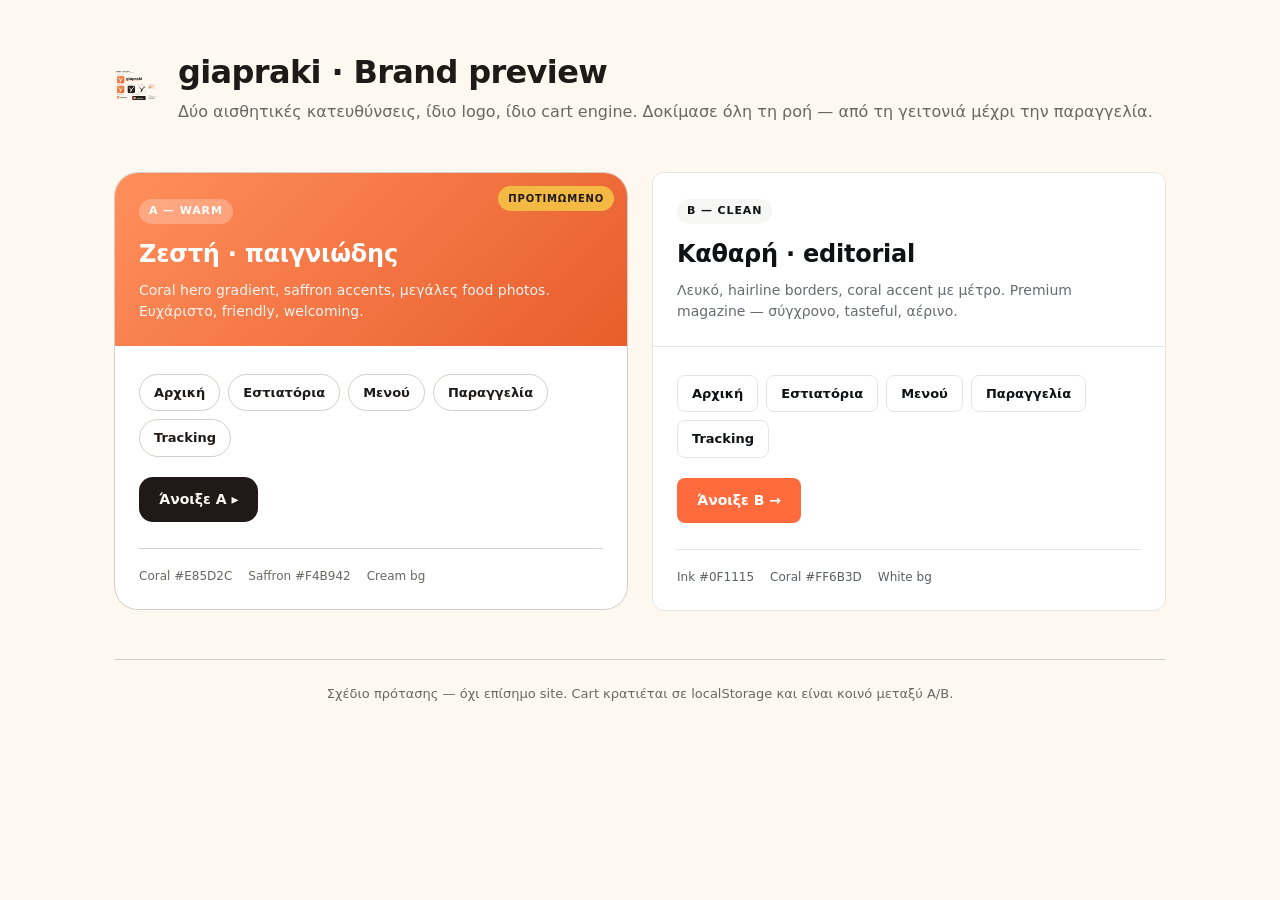
<file: index.html>
<!doctype html>
<html lang="el">
<head>
<meta charset="utf-8">
<meta name="viewport" content="width=device-width,initial-scale=1">
<meta name="robots" content="noindex,nofollow">
<title>giapraki · Brand preview — A & B</title>
<link rel="icon" type="image/svg+xml" href="assets/favicon.svg">
<style>
  :root {
    --coral:#FF7A45; --coral-deep:#E85D2C; --coral-soft:#FFD5C2;
    --saffron:#F4B942; --ink:#1F1A17; --ink-muted:#6B6660; --pebble:#D4CFC8;
    --cream:#FFF8F0; --cloud:#FAF6F0;
    --b-ink:#0F1115; --b-coral:#FF6B3D; --b-line:#E5E5E2; --b-bg:#F6F6F4;
  }
  *{box-sizing:border-box;margin:0;padding:0}
  body{font-family:'Inter',system-ui,-apple-system,sans-serif;background:var(--cream);color:var(--ink);-webkit-font-smoothing:antialiased;line-height:1.5}
  .wrap{max-width:1100px;margin:0 auto;padding:48px 24px}
  header{display:flex;align-items:center;gap:16px;margin-bottom:48px}
  header object{width:48px;height:48px}
  h1{font-size:32px;font-weight:800;letter-spacing:-.02em}
  .sub{color:var(--ink-muted);font-size:16px;margin-top:4px}
  .grid{display:grid;grid-template-columns:1fr 1fr;gap:24px;margin-top:24px}
  @media (max-width:780px){.grid{grid-template-columns:1fr}}
  .card{border-radius:24px;overflow:hidden;border:1px solid var(--pebble);background:#fff;display:flex;flex-direction:column}
  .card.b{border-color:var(--b-line);border-radius:12px}
  .card-head{padding:24px}
  .card.a .card-head{background:linear-gradient(135deg,#FF8F5C,#E85D2C);color:#fff}
  .card.b .card-head{background:#fff;border-bottom:1px solid var(--b-line);color:var(--b-ink)}
  .badge{display:inline-block;font-size:11px;font-weight:700;letter-spacing:.08em;text-transform:uppercase;padding:4px 10px;border-radius:999px;margin-bottom:12px}
  .card.a .badge{background:rgba(255,255,255,.25);color:#fff}
  .card.b .badge{background:var(--b-bg);color:var(--b-ink)}
  .card h2{font-size:24px;font-weight:800;letter-spacing:-.01em}
  .card p{font-size:14px;margin-top:8px;opacity:.92}
  .card.b p{color:#5C5F66}
  .card-body{padding:20px 24px 24px;display:flex;flex-direction:column;gap:8px}
  .links{display:flex;flex-wrap:wrap;gap:8px;margin-top:8px}
  .links a{font-size:13px;font-weight:600;text-decoration:none;padding:8px 14px;border-radius:999px;border:1px solid var(--pebble);color:var(--ink);background:#fff;transition:transform .12s,background .12s}
  .card.b .links a{border-color:var(--b-line);color:var(--b-ink);border-radius:8px}
  .links a:hover{transform:translateY(-1px)}
  .card.a .links a:hover{background:var(--coral-soft);border-color:var(--coral)}
  .card.b .links a:hover{background:var(--b-ink);color:#fff;border-color:var(--b-ink)}
  .open{display:inline-flex;align-items:center;gap:6px;font-size:14px;font-weight:700;text-decoration:none;padding:12px 20px;border-radius:14px;margin-top:12px;align-self:flex-start}
  .card.a .open{background:var(--ink);color:var(--cream)}
  .card.b .open{background:var(--b-coral);color:#fff;border-radius:8px}
  .meta{display:flex;gap:16px;margin-top:18px;padding-top:18px;border-top:1px solid var(--pebble);font-size:12px;color:var(--ink-muted)}
  .card.b .meta{border-top-color:var(--b-line);color:#5C5F66}
  .preferred{position:absolute;top:14px;right:14px;background:var(--saffron);color:var(--ink);font-size:10px;font-weight:800;letter-spacing:.08em;text-transform:uppercase;padding:5px 10px;border-radius:999px}
  .card-wrap{position:relative}
  footer{margin-top:48px;padding-top:24px;border-top:1px solid var(--pebble);color:var(--ink-muted);font-size:13px;text-align:center}
</style>
</head>
<body>
<div class="wrap">
  <header>
    <object data="assets/logo.svg" type="image/svg+xml"></object>
    <div>
      <h1>giapraki · Brand preview</h1>
      <p class="sub">Δύο αισθητικές κατευθύνσεις, ίδιο logo, ίδιο cart engine. Δοκίμασε όλη τη ροή — από τη γειτονιά μέχρι την παραγγελία.</p>
    </div>
  </header>

  <div class="grid">
    <div class="card-wrap">
      <span class="preferred">Προτιμώμενο</span>
      <div class="card a">
        <div class="card-head">
          <span class="badge">A — Warm</span>
          <h2>Ζεστή · παιγνιώδης</h2>
          <p>Coral hero gradient, saffron accents, μεγάλες food photos. Ευχάριστο, friendly, welcoming.</p>
        </div>
        <div class="card-body">
          <div class="links">
            <a href="a/home.html">Αρχική</a>
            <a href="a/stores.html">Εστιατόρια</a>
            <a href="a/store.html">Μενού</a>
            <a href="a/checkout.html">Παραγγελία</a>
            <a href="a/track.html">Tracking</a>
          </div>
          <a class="open" href="a/home.html">Άνοιξε A ▸</a>
          <div class="meta"><span>Coral #E85D2C</span><span>Saffron #F4B942</span><span>Cream bg</span></div>
        </div>
      </div>
    </div>

    <div class="card-wrap">
      <div class="card b">
        <div class="card-head">
          <span class="badge">B — Clean</span>
          <h2>Καθαρή · editorial</h2>
          <p>Λευκό, hairline borders, coral accent με μέτρο. Premium magazine — σύγχρονο, tasteful, αέρινο.</p>
        </div>
        <div class="card-body">
          <div class="links">
            <a href="b/home.html">Αρχική</a>
            <a href="b/stores.html">Εστιατόρια</a>
            <a href="b/store.html">Μενού</a>
            <a href="b/checkout.html">Παραγγελία</a>
            <a href="b/track.html">Tracking</a>
          </div>
          <a class="open" href="b/home.html">Άνοιξε B →</a>
          <div class="meta"><span>Ink #0F1115</span><span>Coral #FF6B3D</span><span>White bg</span></div>
        </div>
      </div>
    </div>
  </div>

  <footer>
    Σχέδιο πρότασης — όχι επίσημο site. Cart κρατιέται σε localStorage και είναι κοινό μεταξύ A/B.
  </footer>
</div>
</body>
</html>
</file>
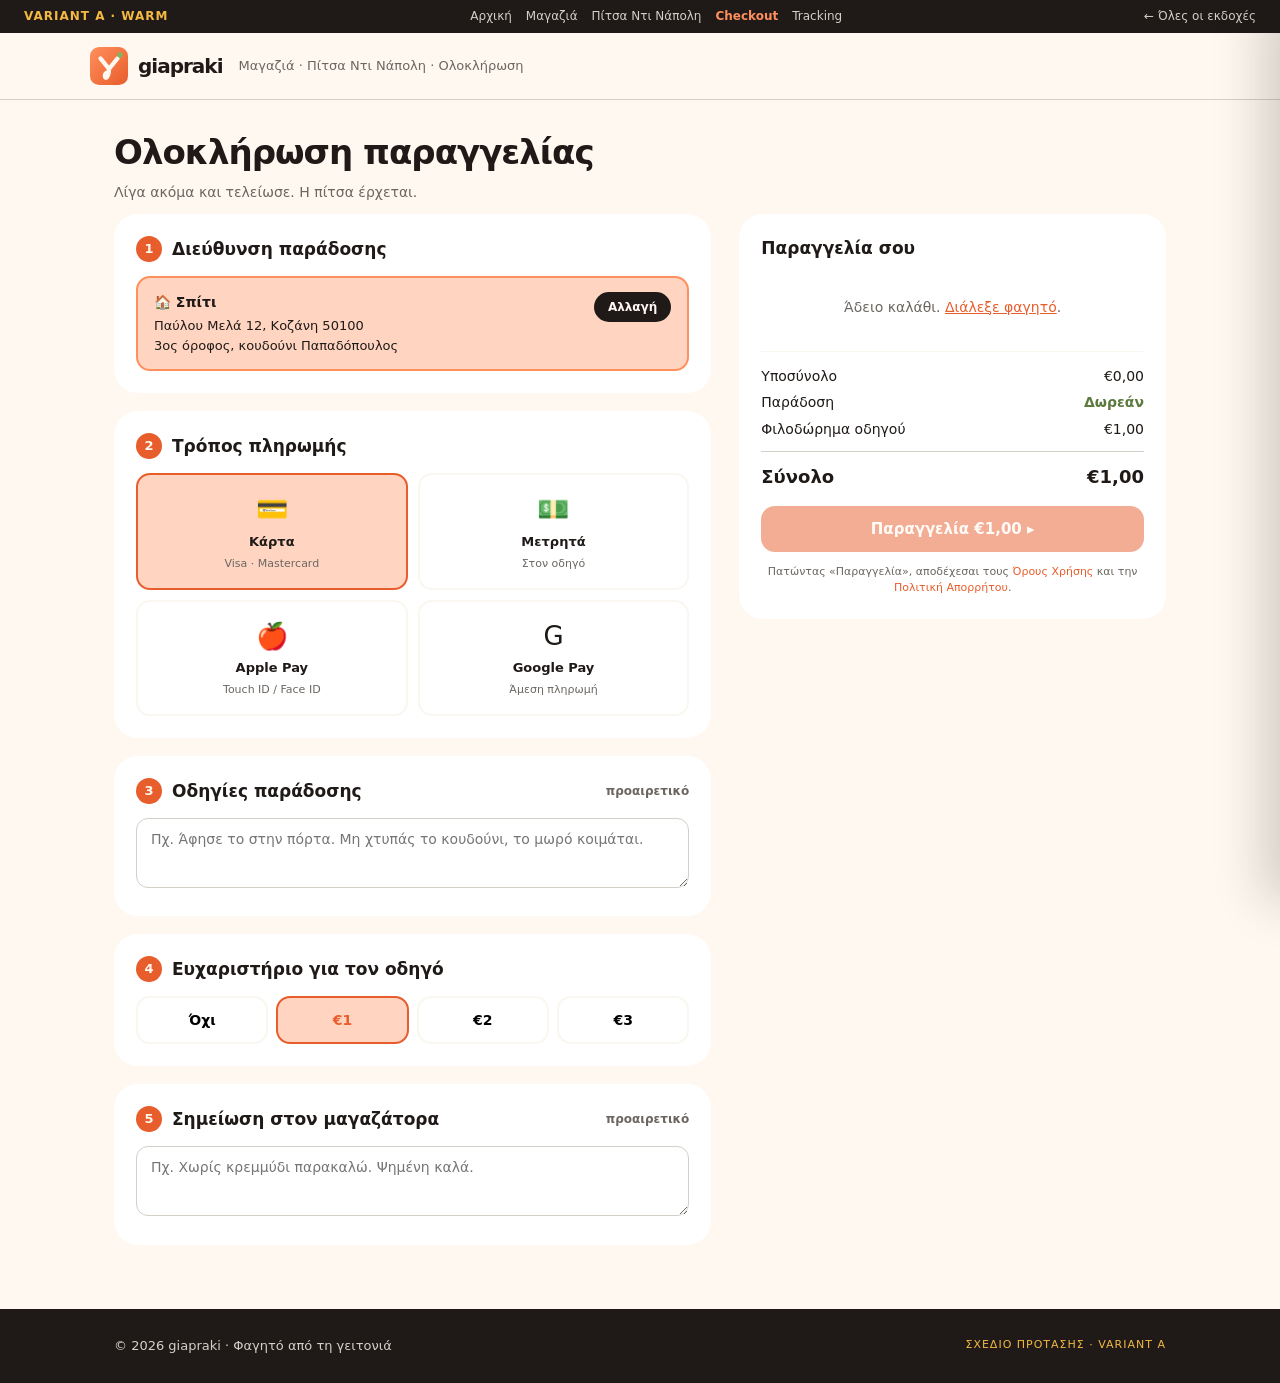
<file: a/checkout.html>
<!doctype html>
<html lang="el">
<head>
<meta charset="utf-8">
<title>giapraki · Ολοκλήρωση παραγγελίας</title>
<meta name="viewport" content="width=device-width,initial-scale=1">
<meta name="robots" content="noindex,nofollow">
<link rel="icon" type="image/svg+xml" href="../assets/favicon.svg">
<link rel="stylesheet" href="../assets/cart.css">
<link rel="stylesheet" href="../assets/mobile-nav.css">
<style>
  :root {
    --coral: #FF8F5C; --coral-deep: #E85D2C; --coral-soft: #FFD5C2;
    --sage: #7BB661; --olive: #5C7A3D;
    --saffron: #F4B942; --saffron-deep: #D89A1F;
    --ink: #1F1A17; --ink-muted: #6B6660; --pebble: #D4CFC8;
    --cloud: #FAF6F0; --cream: #FFF8F0;
  }
  * { box-sizing: border-box; margin: 0; padding: 0; }
  body {
    font-family: 'Inter', system-ui, -apple-system, sans-serif;
    background: var(--cream); color: var(--ink); line-height: 1.45;
    -webkit-font-smoothing: antialiased;
  }
  .wrap { max-width: 1100px; margin: 0 auto; padding: 0 24px; }
  .demo {
    background: var(--ink); color: var(--cream); font-size: 12px;
    padding: 8px 24px;
    display: flex; gap: 16px; align-items: center; justify-content: space-between; flex-wrap: wrap;
  }
  .demo .label { color: var(--saffron); font-weight: 700; letter-spacing: 1px; text-transform: uppercase; }
  .demo .links { display: flex; gap: 14px; }
  .demo a { color: var(--pebble); text-decoration: none; }
  .demo a.active { color: var(--coral); font-weight: 700; }

  header.site { background: var(--cream); border-bottom: 1px solid var(--pebble); }
  .nav { display: flex; align-items: center; gap: 16px; padding: 14px 0; }
  .logo { display: inline-flex; align-items: center; gap: 10px; text-decoration: none; color: var(--ink); flex-shrink: 0; }
  .logo-mark { width: 38px; height: 38px; }
  .logo .word { font-size: 20px; font-weight: 900; letter-spacing: -1px; }
  .crumbs { flex: 1; color: var(--ink-muted); font-size: 13px; }
  .crumbs a { color: var(--ink-muted); text-decoration: none; }

  .page-head { padding: 28px 0 12px; }
  .page-head h1 { font-size: clamp(26px, 4vw, 34px); font-weight: 900; letter-spacing: -1px; }
  .page-head .meta { color: var(--ink-muted); font-size: 14px; margin-top: 4px; }

  .layout { display: grid; grid-template-columns: 1.4fr 1fr; gap: 28px; padding-bottom: 64px; }
  .sections { display: flex; flex-direction: column; gap: 18px; }

  .sec { background: white; border-radius: 24px; padding: 22px; }
  .sec h2 {
    font-size: 17px; font-weight: 900; margin-bottom: 14px;
    display: flex; align-items: center; gap: 10px;
  }
  .sec h2 .num {
    width: 26px; height: 26px; border-radius: 50%;
    background: var(--coral-deep); color: var(--cream);
    font-size: 13px; display: inline-flex; align-items: center; justify-content: center;
  }
  .sec h2 .opt { font-size: 12px; font-weight: 600; color: var(--ink-muted); margin-left: auto; }

  /* Address */
  .addr-card {
    padding: 14px 16px; border-radius: 14px;
    border: 2px solid var(--coral); background: var(--coral-soft);
    display: flex; justify-content: space-between; align-items: start; gap: 12px;
  }
  .addr-card .label { font-weight: 800; font-size: 14px; margin-bottom: 4px; display: flex; align-items: center; gap: 6px; }
  .addr-card .text { font-size: 13px; color: var(--ink); line-height: 1.5; }
  .change-btn {
    background: var(--ink); color: var(--cream); border: none;
    padding: 8px 14px; border-radius: 999px;
    font-size: 12px; font-weight: 700; cursor: pointer; font-family: inherit;
    flex-shrink: 0;
  }
  .change-btn:hover { background: var(--coral-deep); }

  /* Payment radios */
  .pay-list {
    display: grid; grid-template-columns: 1fr 1fr; gap: 10px;
  }
  .pay {
    padding: 16px; border-radius: 14px;
    border: 2px solid var(--cloud); background: white;
    cursor: pointer; text-align: center;
    display: flex; flex-direction: column; align-items: center; gap: 4px;
    transition: all 0.15s;
  }
  .pay:hover { border-color: var(--coral); }
  .pay input { position: absolute; opacity: 0; pointer-events: none; }
  .pay.selected { border-color: var(--coral-deep); background: var(--coral-soft); }
  .pay .icon { font-size: 26px; }
  .pay .name { font-weight: 800; font-size: 13px; }
  .pay .sub { font-size: 11px; color: var(--ink-muted); }

  /* Textarea */
  textarea, input.txt {
    width: 100%; border: 1px solid var(--pebble); border-radius: 12px;
    padding: 12px 14px; font-size: 14px; font-family: inherit;
    background: white; outline: none; resize: vertical;
  }
  textarea { min-height: 70px; }
  textarea:focus, input.txt:focus { border-color: var(--coral); }

  /* Tip */
  .tip-row {
    display: grid; grid-template-columns: repeat(4, 1fr); gap: 8px;
  }
  .tip {
    padding: 14px 0; text-align: center;
    border: 2px solid var(--cloud); border-radius: 14px;
    background: white; cursor: pointer; font-family: inherit;
    font-weight: 800; font-size: 14px; transition: all 0.15s;
  }
  .tip:hover { border-color: var(--coral); }
  .tip.selected { border-color: var(--coral-deep); background: var(--coral-soft); color: var(--coral-deep); }

  /* Summary */
  .summary {
    background: white; border-radius: 24px; padding: 22px;
    align-self: start; position: sticky; top: 24px;
  }
  .summary h2 { font-size: 17px; font-weight: 900; margin-bottom: 4px; }
  .summary .restaurant { font-size: 13px; color: var(--ink-muted); margin-bottom: 16px; }
  .sum-items {
    display: flex; flex-direction: column; gap: 8px;
    border-bottom: 1px solid var(--cloud); padding-bottom: 14px; margin-bottom: 14px;
  }
  .sum-empty { color: var(--ink-muted); font-size: 14px; text-align: center; padding: 20px 0; }
  .sum-item {
    display: flex; justify-content: space-between; gap: 8px; font-size: 13px;
    align-items: start;
  }
  .sum-item .qty { color: var(--coral-deep); font-weight: 800; margin-right: 4px; }
  .sum-item .notes { color: var(--ink-muted); font-size: 11px; display: block; margin-top: 2px; font-style: italic; }
  .sum-totals { display: flex; flex-direction: column; gap: 6px; font-size: 14px; margin-bottom: 16px; }
  .sum-totals .row { display: flex; justify-content: space-between; }
  .sum-totals .row.total {
    border-top: 1px solid var(--pebble); padding-top: 12px; margin-top: 6px;
    font-size: 18px; font-weight: 900;
  }
  .sum-totals .free { color: var(--olive); font-weight: 700; }
  .place-order {
    width: 100%; padding: 14px 16px;
    background: var(--coral-deep); color: var(--cream);
    border: none; border-radius: 14px;
    font-weight: 800; font-size: 15px; cursor: pointer; font-family: inherit;
    transition: background 0.15s;
  }
  .place-order:hover:not(:disabled) { background: var(--coral); }
  .place-order:disabled { opacity: 0.5; cursor: not-allowed; }
  .terms {
    font-size: 11px; color: var(--ink-muted); margin-top: 12px;
    text-align: center; line-height: 1.5;
  }
  .terms a { color: var(--coral-deep); text-decoration: none; }

  footer.site {
    background: var(--ink); color: var(--pebble); padding: 28px 0; font-size: 13px;
  }
  footer.site .wrap { display: flex; justify-content: space-between; flex-wrap: wrap; gap: 12px; }
  .disclaimer { color: var(--saffron); font-size: 11px; letter-spacing: 1px; text-transform: uppercase; }

  @media (max-width: 780px) {
    .layout { grid-template-columns: 1fr; }
    .summary { position: static; }
    .demo .links { display: none; }
    .pay-list { grid-template-columns: 1fr 1fr; }
    .tip-row { grid-template-columns: repeat(4, 1fr); }
  }
</style>
</head>
<body>

<div class="demo">
  <span class="label">Variant A · Warm</span>
  <div class="links">
    <a href="home.html">Αρχική</a>
    <a href="stores.html">Μαγαζιά</a>
    <a href="store.html">Πίτσα Ντι Νάπολη</a>
    <a href="checkout.html" class="active">Checkout</a>
    <a href="track.html">Tracking</a>
  </div>
  <a href="../index.html">← Όλες οι εκδοχές</a>
</div>

<header class="site">
  <div class="wrap nav">
    <a href="home.html" class="logo">
      <img src="../assets/favicon.svg" alt="" class="logo-mark">
      <span class="word">giapraki</span>
    </a>
    <div class="crumbs"><a href="stores.html">Μαγαζιά</a> · <a href="store.html">Πίτσα Ντι Νάπολη</a> · Ολοκλήρωση</div>
  </div>
</header>

<main class="wrap">
  <div class="page-head">
    <h1>Ολοκλήρωση παραγγελίας</h1>
    <div class="meta">Λίγα ακόμα και τελείωσε. Η πίτσα έρχεται.</div>
  </div>

  <div class="layout">
    <div class="sections">

      <section class="sec">
        <h2><span class="num">1</span>Διεύθυνση παράδοσης</h2>
        <div class="addr-card">
          <div>
            <div class="label">🏠 Σπίτι</div>
            <div class="text">Παύλου Μελά 12, Κοζάνη 50100<br>3ος όροφος, κουδούνι Παπαδόπουλος</div>
          </div>
          <button class="change-btn" type="button">Αλλαγή</button>
        </div>
      </section>

      <section class="sec">
        <h2><span class="num">2</span>Τρόπος πληρωμής</h2>
        <div class="pay-list" role="radiogroup" aria-label="Πληρωμή">
          <label class="pay selected">
            <input type="radio" name="pay" value="card" checked>
            <span class="icon" aria-hidden="true">💳</span>
            <span class="name">Κάρτα</span>
            <span class="sub">Visa · Mastercard</span>
          </label>
          <label class="pay">
            <input type="radio" name="pay" value="cash">
            <span class="icon" aria-hidden="true">💵</span>
            <span class="name">Μετρητά</span>
            <span class="sub">Στον οδηγό</span>
          </label>
          <label class="pay">
            <input type="radio" name="pay" value="apple">
            <span class="icon" aria-hidden="true">🍎</span>
            <span class="name">Apple Pay</span>
            <span class="sub">Touch ID / Face ID</span>
          </label>
          <label class="pay">
            <input type="radio" name="pay" value="google">
            <span class="icon" aria-hidden="true">G</span>
            <span class="name">Google Pay</span>
            <span class="sub">Άμεση πληρωμή</span>
          </label>
        </div>
      </section>

      <section class="sec">
        <h2><span class="num">3</span>Οδηγίες παράδοσης <span class="opt">προαιρετικό</span></h2>
        <textarea id="dlv-instructions" placeholder="Πχ. Άφησε το στην πόρτα. Μη χτυπάς το κουδούνι, το μωρό κοιμάται."></textarea>
      </section>

      <section class="sec">
        <h2><span class="num">4</span>Ευχαριστήριο για τον οδηγό</h2>
        <div class="tip-row" role="radiogroup" aria-label="Φιλοδώρημα">
          <button type="button" class="tip" data-tip="0">Όχι</button>
          <button type="button" class="tip selected" data-tip="1">€1</button>
          <button type="button" class="tip" data-tip="2">€2</button>
          <button type="button" class="tip" data-tip="3">€3</button>
        </div>
      </section>

      <section class="sec">
        <h2><span class="num">5</span>Σημείωση στον μαγαζάτορα <span class="opt">προαιρετικό</span></h2>
        <textarea id="store-notes" placeholder="Πχ. Χωρίς κρεμμύδι παρακαλώ. Ψημένη καλά."></textarea>
      </section>

    </div>

    <aside class="summary">
      <h2>Παραγγελία σου</h2>
      <div class="restaurant" id="cs-restaurant">από Πίτσα Ντι Νάπολη</div>

      <div class="sum-items" id="cs-items">
        <div class="sum-empty">Άδειο καλάθι. <a href="store.html" style="color:var(--coral-deep);">Διάλεξε φαγητό</a>.</div>
      </div>

      <div class="sum-totals" id="cs-totals">
        <div class="row"><span>Υποσύνολο</span><span id="cs-subtotal">€0,00</span></div>
        <div class="row"><span>Παράδοση</span><span id="cs-delivery" class="free">Δωρεάν</span></div>
        <div class="row"><span>Φιλοδώρημα οδηγού</span><span id="cs-tip">€1,00</span></div>
        <div class="row total"><span>Σύνολο</span><span id="cs-total">€1,00</span></div>
      </div>

      <button class="place-order" id="cs-place" type="button">Παραγγελία €0,00 ▸</button>
      <p class="terms">Πατώντας «Παραγγελία», αποδέχεσαι τους <a href="#">Όρους Χρήσης</a> και την <a href="#">Πολιτική Απορρήτου</a>.</p>
    </aside>
  </div>
</main>

<footer class="site">
  <div class="wrap">
    <div>© 2026 giapraki · Φαγητό από τη γειτονιά</div>
    <div class="disclaimer">Σχέδιο πρότασης · Variant A</div>
  </div>
</footer>

<script src="../assets/cart.js"></script>
<script src="../assets/mobile-nav.js"></script>
<script>
  // payment radio toggle
  document.querySelectorAll('.pay').forEach((label) => {
    const input = label.querySelector('input');
    input.addEventListener('change', () => {
      document.querySelectorAll('.pay').forEach((l) => l.classList.remove('selected'));
      label.classList.add('selected');
    });
  });

  // tip
  let selectedTip = 1;
  document.querySelectorAll('.tip').forEach((t) => {
    t.addEventListener('click', () => {
      document.querySelectorAll('.tip').forEach((x) => x.classList.remove('selected'));
      t.classList.add('selected');
      selectedTip = parseFloat(t.dataset.tip);
      renderSummary();
    });
  });

  function fmt(n) {
    return '€' + (Math.round(n * 100) / 100).toFixed(2).replace('.', ',');
  }
  function escapeHTML(s) {
    return String(s).replace(/[&<>"']/g, (c) => ({
      '&':'&amp;','<':'&lt;','>':'&gt;','"':'&quot;',"'":'&#39;'
    }[c]));
  }

  function renderSummary() {
    const cart = window.GpCart;
    if (!cart) return;
    const items = cart.items;
    const restaurant = cart.restaurant.name || 'Πίτσα Ντι Νάπολη';
    document.getElementById('cs-restaurant').textContent = items.length ? `από ${restaurant}` : '';

    const list = document.getElementById('cs-items');
    if (items.length === 0) {
      list.innerHTML = '<div class="sum-empty">Άδειο καλάθι. <a href="store.html" style="color:var(--coral-deep);">Διάλεξε φαγητό</a>.</div>';
    } else {
      list.innerHTML = items.map((it) => `
        <div class="sum-item">
          <span><span class="qty">${it.qty}×</span>${escapeHTML(it.name)}${it.notes ? `<span class="notes">«${escapeHTML(it.notes)}»</span>` : ''}</span>
          <span><b>${fmt(it.price * it.qty)}</b></span>
        </div>
      `).join('');
    }

    const subtotal = cart.subtotal();
    const dlv = cart.restaurant.deliveryFee || 0;
    const tip = selectedTip;
    const total = subtotal + dlv + tip;

    document.getElementById('cs-subtotal').textContent = fmt(subtotal);
    const dlvEl = document.getElementById('cs-delivery');
    if (dlv > 0) { dlvEl.textContent = fmt(dlv); dlvEl.classList.remove('free'); }
    else { dlvEl.textContent = 'Δωρεάν'; dlvEl.classList.add('free'); }
    document.getElementById('cs-tip').textContent = tip > 0 ? fmt(tip) : '—';
    document.getElementById('cs-total').textContent = fmt(total);

    const btn = document.getElementById('cs-place');
    btn.textContent = `Παραγγελία ${fmt(total)} ▸`;
    btn.disabled = items.length === 0;
  }

  document.addEventListener('cart:change', renderSummary);
  document.addEventListener('DOMContentLoaded', renderSummary);

  // place order
  document.getElementById('cs-place').addEventListener('click', () => {
    const cart = window.GpCart;
    if (!cart || cart.items.length === 0) return;

    const subtotal = cart.subtotal();
    const dlv = cart.restaurant.deliveryFee || 0;
    const total = subtotal + dlv + selectedTip;
    const id = String(4500 + Math.floor(Math.random() * 99));

    const order = {
      id,
      items: cart.items.slice(),
      restaurant: cart.restaurant.name,
      subtotal,
      delivery: dlv,
      tip: selectedTip,
      total,
      payment: document.querySelector('.pay.selected input')?.value || 'card',
      address: 'Παύλου Μελά 12, Κοζάνη 50100',
      instructions: document.getElementById('dlv-instructions').value || '',
      storeNotes: document.getElementById('store-notes').value || '',
      placedAt: new Date().toISOString(),
    };
    localStorage.setItem(cart.ORDER_KEY || 'giapraki_last_order', JSON.stringify(order));
    cart.clear();
    window.location.href = 'track.html?id=' + id;
  });
</script>
</body>
</html>
</file>
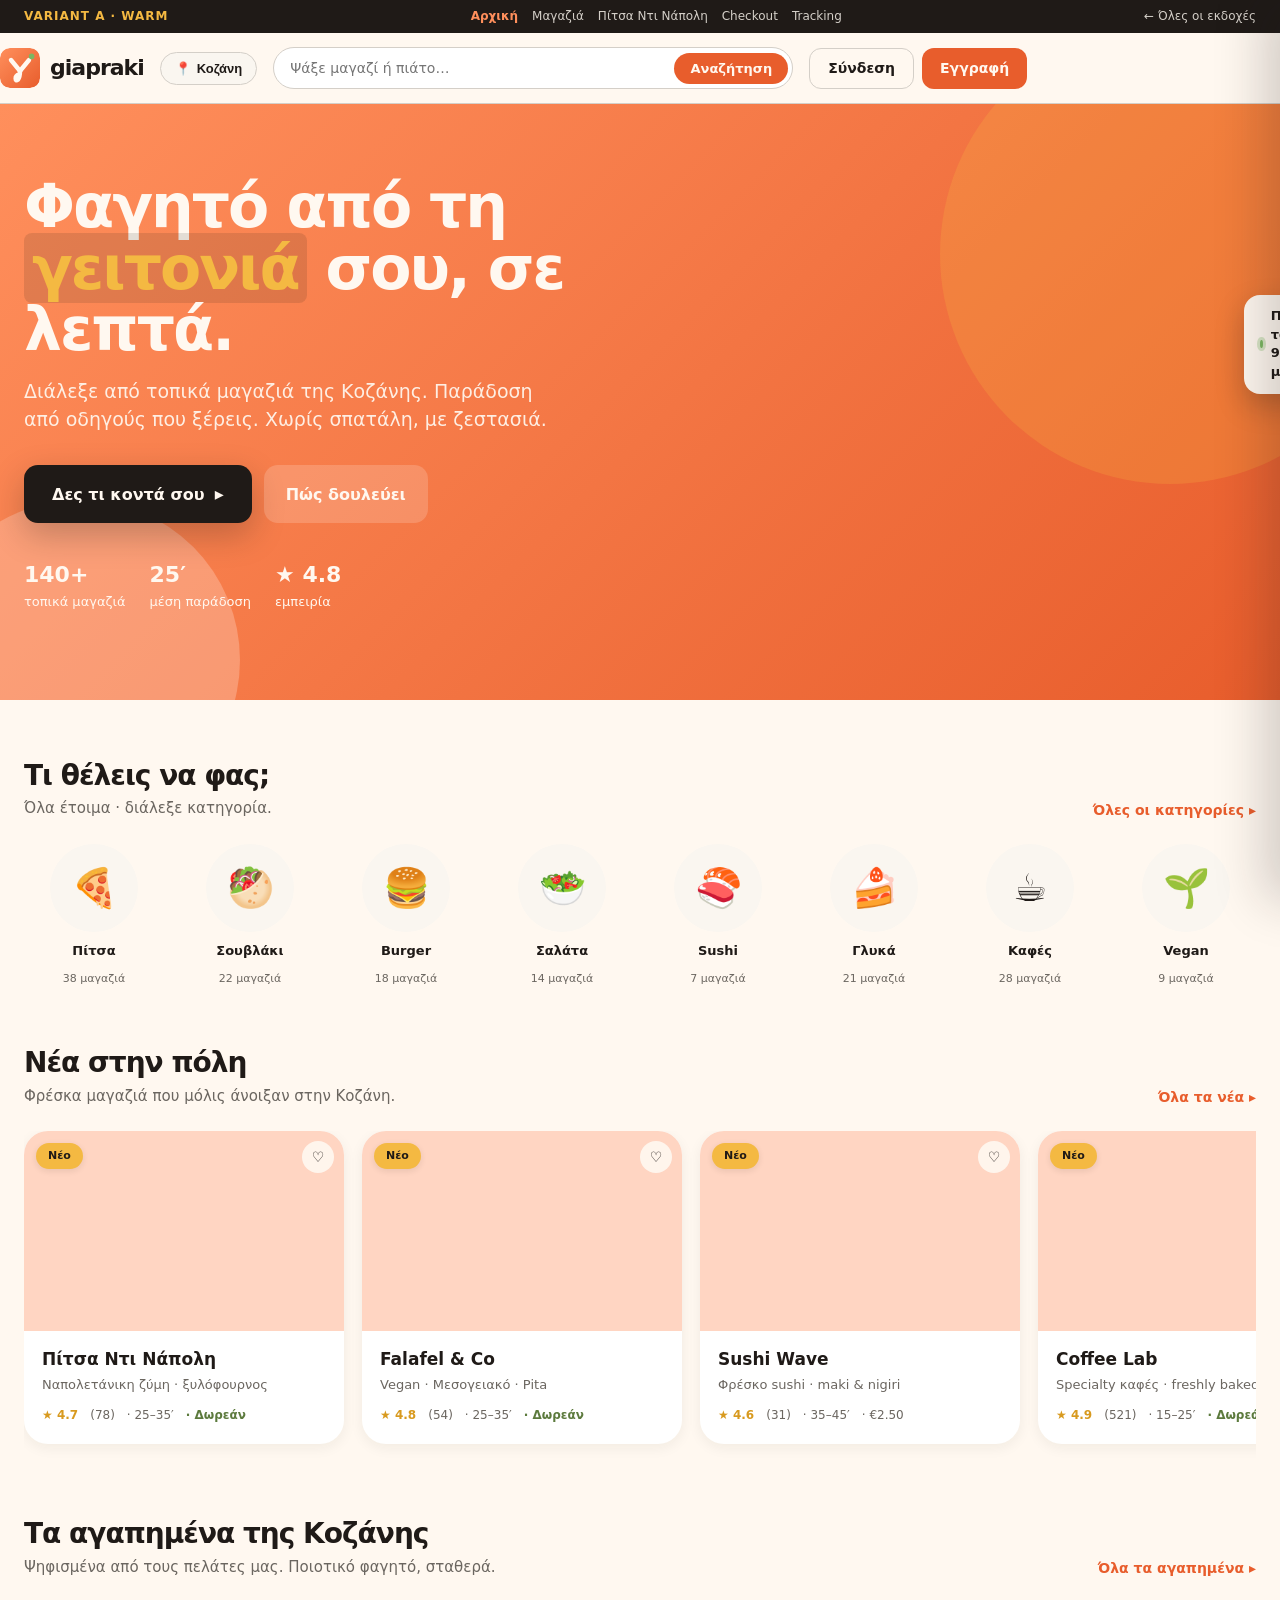
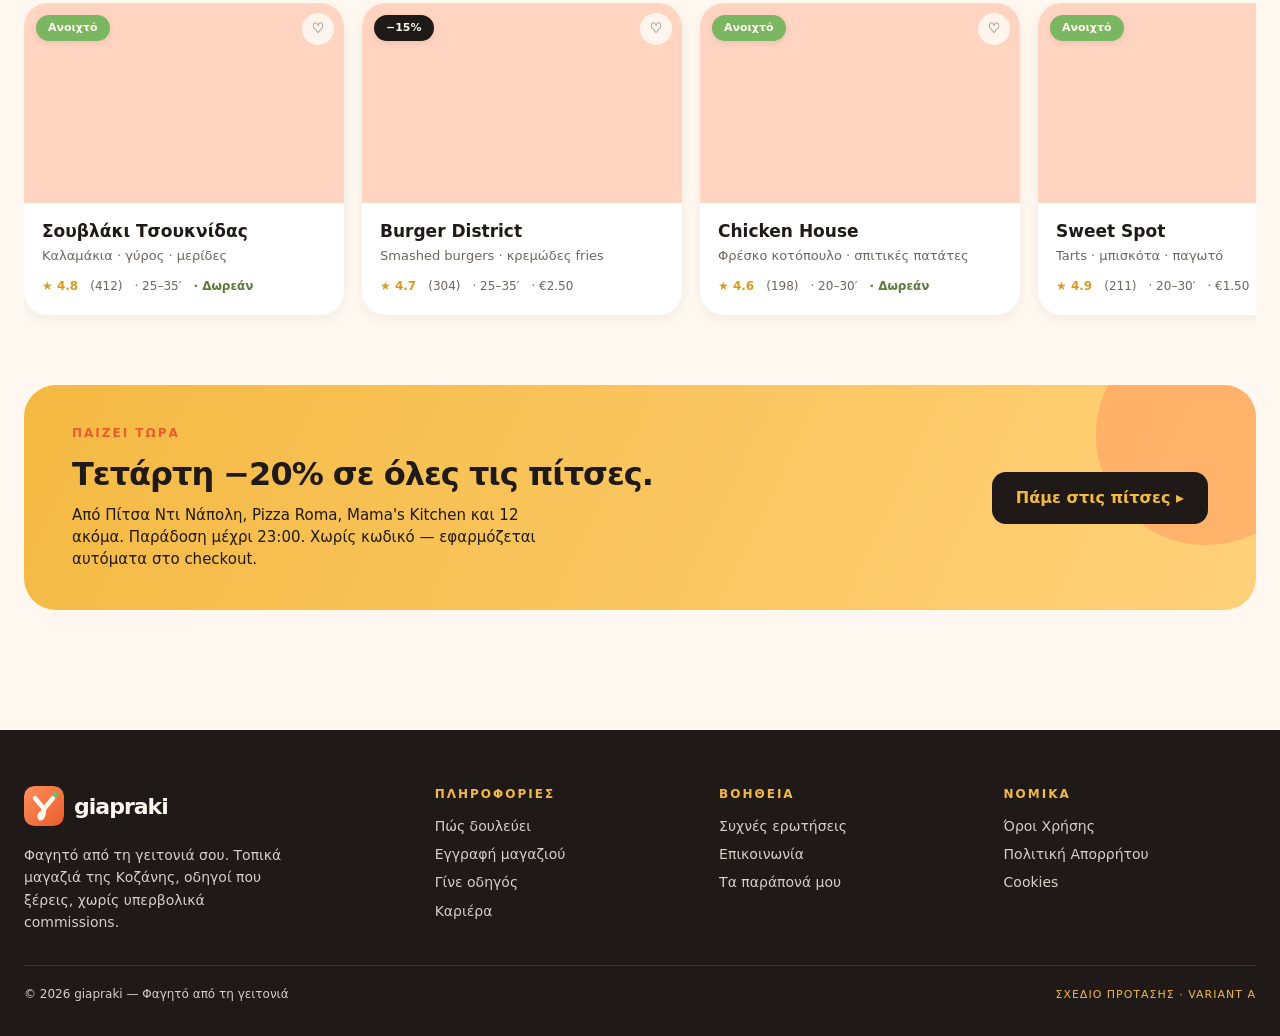
<file: a/home.html>
<!doctype html>
<html lang="el">
<head>
<meta charset="utf-8">
<title>giapraki · Φαγητό από τη γειτονιά σου</title>
<meta name="viewport" content="width=device-width,initial-scale=1">
<meta name="robots" content="noindex,nofollow">
<meta name="description" content="giapraki — σχέδιο πρότασης. Παραγγελία φαγητού από τοπικά μαγαζιά της Κοζάνης.">
<link rel="icon" type="image/svg+xml" href="../assets/favicon.svg">
<link rel="stylesheet" href="../assets/cart.css">
<link rel="stylesheet" href="../assets/mobile-nav.css">
<style>
  :root {
    --coral: #FF8F5C; --coral-deep: #E85D2C; --coral-soft: #FFD5C2;
    --sage: #7BB661; --olive: #5C7A3D;
    --saffron: #F4B942; --saffron-deep: #D89A1F;
    --ink: #1F1A17; --ink-muted: #6B6660; --pebble: #D4CFC8;
    --cloud: #FAF6F0; --cream: #FFF8F0;
  }
  * { box-sizing: border-box; margin: 0; padding: 0; }
  html { scroll-behavior: smooth; }
  body {
    font-family: 'Inter', system-ui, -apple-system, 'Segoe UI', sans-serif;
    background: var(--cream); color: var(--ink); line-height: 1.45;
    -webkit-font-smoothing: antialiased;
  }
  a { color: inherit; }
  .wrap { max-width: 1280px; margin: 0 auto; padding: 0 24px; }

  /* preview demo strip */
  .demo {
    background: var(--ink); color: var(--cream); font-size: 12px;
    padding: 8px 24px;
    display: flex; gap: 16px; align-items: center; justify-content: space-between; flex-wrap: wrap;
  }
  .demo .label { color: var(--saffron); font-weight: 700; letter-spacing: 1px; text-transform: uppercase; }
  .demo .links { display: flex; gap: 14px; }
  .demo a { color: var(--pebble); text-decoration: none; }
  .demo a.active { color: var(--coral); font-weight: 700; }
  .demo a:hover { color: var(--cream); }

  /* Header */
  header.site {
    position: sticky; top: 0; z-index: 50;
    background: var(--cream); border-bottom: 1px solid var(--pebble);
  }
  .nav { display: flex; align-items: center; gap: 16px; padding: 14px 0; }
  .logo { display: inline-flex; align-items: center; gap: 10px; text-decoration: none; color: var(--ink); flex-shrink: 0; }
  .logo-mark { width: 40px; height: 40px; border-radius: 10px; flex-shrink: 0; }
  .logo .word { font-size: 22px; font-weight: 900; letter-spacing: -1px; }
  .city-pill {
    display: inline-flex; align-items: center; gap: 6px;
    padding: 8px 14px; border-radius: 999px;
    background: var(--cloud); border: 1px solid var(--pebble);
    font-size: 13px; font-weight: 700; cursor: pointer; white-space: nowrap;
    color: var(--ink);
  }
  .city-pill:hover { border-color: var(--coral); color: var(--coral-deep); }
  .header-search {
    flex: 1; min-width: 200px; max-width: 520px;
    background: white; border: 1px solid var(--pebble);
    border-radius: 999px; padding: 4px 4px 4px 16px;
    display: flex; align-items: center; gap: 8px;
  }
  .header-search input {
    flex: 1; border: none; outline: none; padding: 8px 0; font-size: 14px;
    background: transparent; font-family: inherit;
  }
  .header-search button {
    background: var(--coral-deep); color: var(--cream);
    border: none; padding: 8px 16px; border-radius: 999px;
    font-weight: 700; font-size: 13px; cursor: pointer; font-family: inherit;
  }
  .header-search button:hover { background: var(--coral); }
  .header-actions { display: flex; gap: 8px; flex-shrink: 0; }
  .btn {
    padding: 9px 18px; border-radius: 12px; font-weight: 700; font-size: 14px;
    border: none; cursor: pointer; text-decoration: none;
    display: inline-flex; align-items: center; gap: 8px;
    transition: background 0.15s, color 0.15s; font-family: inherit;
  }
  .btn-primary { background: var(--coral-deep); color: var(--cream); }
  .btn-primary:hover { background: var(--coral); }
  .btn-ghost { background: transparent; color: var(--ink); border: 1px solid var(--pebble); }
  .btn-ghost:hover { border-color: var(--coral); color: var(--coral-deep); }

  /* Hero */
  .hero {
    background: linear-gradient(135deg, #FF8F5C 0%, #E85D2C 100%);
    padding: 72px 0 88px;
    color: var(--cream);
    position: relative; overflow: hidden;
  }
  .hero::before {
    content: ""; position: absolute; right: -120px; top: -80px;
    width: 460px; height: 460px; border-radius: 50%;
    background: var(--saffron); opacity: 0.22;
  }
  .hero::after {
    content: ""; position: absolute; left: -80px; bottom: -120px;
    width: 320px; height: 320px; border-radius: 50%;
    background: var(--coral-soft); opacity: 0.35;
  }
  .hero-inner {
    display: grid; grid-template-columns: 1.15fr 1fr; gap: 48px;
    align-items: center; position: relative; z-index: 1;
  }
  .hero h1 {
    font-size: clamp(36px, 5.5vw, 60px);
    font-weight: 900; letter-spacing: -2px; line-height: 1.02;
    margin-bottom: 18px;
  }
  .hero h1 em {
    font-style: normal; color: var(--saffron);
    background: rgba(31, 26, 23, 0.12); padding: 0 8px; border-radius: 8px;
  }
  .hero p.lede {
    font-size: 19px; opacity: 0.92; max-width: 540px; margin-bottom: 32px;
  }
  .hero-cta-row { display: flex; gap: 12px; flex-wrap: wrap; }
  .hero-cta {
    display: inline-flex; align-items: center; gap: 10px;
    background: var(--ink); color: var(--cream);
    padding: 16px 28px; border-radius: 14px;
    font-size: 16px; font-weight: 800; text-decoration: none;
    box-shadow: 0 12px 32px rgba(31, 26, 23, 0.25);
    transition: transform 0.15s;
  }
  .hero-cta:hover { transform: translateY(-2px); }
  .hero-cta .arrow { font-size: 18px; }
  .hero-cta-secondary {
    display: inline-flex; align-items: center; gap: 8px;
    color: var(--cream); padding: 14px 22px; border-radius: 14px;
    background: rgba(255, 248, 240, 0.18); text-decoration: none;
    font-weight: 700;
  }
  .hero-cta-secondary:hover { background: rgba(255, 248, 240, 0.28); }
  .hero-stats {
    display: flex; gap: 24px; margin-top: 36px; flex-wrap: wrap;
    font-size: 13px;
  }
  .hero-stat b { display: block; font-size: 22px; font-weight: 900; margin-bottom: 2px; }

  .hero-photo {
    position: relative;
    aspect-ratio: 1/1;
    max-width: 460px; justify-self: end;
  }
  .hero-photo .pic {
    position: absolute; border-radius: 32px; overflow: hidden;
    background-size: cover; background-position: center;
    box-shadow: 0 24px 60px rgba(31, 26, 23, 0.3);
  }
  .hero-photo .pic-1 {
    inset: 0 30% 30% 0;
    background-image: url('https://images.unsplash.com/photo-1565299624946-b28f40a0ae38?w=600&fit=crop');
  }
  .hero-photo .pic-2 {
    width: 55%; height: 55%; right: 0; top: 8%;
    background-image: url('https://images.unsplash.com/photo-1513104890138-7c749659a591?w=600&fit=crop');
    transform: rotate(4deg);
  }
  .hero-photo .pic-3 {
    width: 50%; height: 45%; right: 6%; bottom: 0;
    background-image: url('https://images.unsplash.com/photo-1568901346375-23c9450c58cd?w=600&fit=crop');
    transform: rotate(-3deg);
  }
  .hero-photo .badge-float {
    position: absolute; left: -12px; bottom: 10%;
    background: var(--cream); color: var(--ink);
    padding: 12px 16px; border-radius: 16px;
    font-size: 13px; font-weight: 800; box-shadow: 0 12px 28px rgba(31,26,23,0.25);
    display: inline-flex; align-items: center; gap: 8px;
  }
  .hero-photo .badge-float .dot {
    width: 8px; height: 8px; border-radius: 50%; background: var(--sage);
    box-shadow: 0 0 0 3px rgba(123, 182, 97, 0.3);
  }

  /* Sections */
  .section { padding: 56px 0; }
  .section-head {
    display: flex; align-items: end; justify-content: space-between;
    margin-bottom: 24px; gap: 24px;
  }
  .section-title { font-size: 28px; font-weight: 900; letter-spacing: -1px; }
  .section-sub { color: var(--ink-muted); font-size: 15px; margin-top: 2px; }
  .see-all { color: var(--coral-deep); font-weight: 700; font-size: 14px; text-decoration: none; white-space: nowrap; }
  .see-all:hover { text-decoration: underline; }

  /* Category strip */
  .cats {
    display: grid; grid-template-columns: repeat(8, 1fr); gap: 16px;
  }
  .cat {
    display: flex; flex-direction: column; align-items: center; gap: 10px;
    text-decoration: none; color: var(--ink); cursor: pointer;
  }
  .cat-icon {
    width: 88px; height: 88px; border-radius: 50%;
    background: var(--cloud);
    display: flex; align-items: center; justify-content: center;
    font-size: 38px;
    border: 2px solid transparent; transition: all 0.18s;
  }
  .cat:hover .cat-icon { border-color: var(--coral); transform: translateY(-3px); background: var(--coral-soft); }
  .cat-label { font-size: 13px; font-weight: 700; text-align: center; }
  .cat-count { font-size: 11px; color: var(--ink-muted); }

  /* Swimlane */
  .swim {
    display: grid; grid-auto-flow: column; grid-auto-columns: 320px;
    gap: 18px; overflow-x: auto; scroll-snap-type: x mandatory;
    padding-bottom: 14px;
    scrollbar-width: thin; scrollbar-color: var(--pebble) transparent;
  }
  .swim::-webkit-scrollbar { height: 8px; }
  .swim::-webkit-scrollbar-thumb { background: var(--pebble); border-radius: 4px; }

  .card {
    background: white; border-radius: 24px; overflow: hidden;
    box-shadow: 0 4px 14px rgba(31, 26, 23, 0.06);
    transition: transform 0.18s, box-shadow 0.18s;
    cursor: pointer; text-decoration: none; color: var(--ink);
    display: block; scroll-snap-align: start;
  }
  .card:hover { transform: translateY(-4px); box-shadow: 0 18px 44px rgba(31, 26, 23, 0.13); }
  .card-img {
    aspect-ratio: 16/10; background: var(--coral-soft);
    background-size: cover; background-position: center; position: relative;
  }
  .badge {
    position: absolute; top: 12px; left: 12px;
    background: var(--cream); color: var(--coral-deep);
    padding: 5px 12px; border-radius: 999px; font-size: 11px; font-weight: 700;
    box-shadow: 0 2px 6px rgba(31, 26, 23, 0.1);
  }
  .badge.sage { background: var(--sage); color: var(--cream); }
  .badge.saffron { background: var(--saffron); color: var(--ink); }
  .badge.ink { background: var(--ink); color: var(--cream); }
  .heart {
    position: absolute; top: 10px; right: 10px;
    width: 32px; height: 32px; border-radius: 50%;
    background: rgba(255, 248, 240, 0.92);
    display: inline-flex; align-items: center; justify-content: center;
    font-size: 14px; cursor: pointer;
  }
  .card-body { padding: 16px 18px 20px; }
  .card-name { font-size: 17px; font-weight: 800; margin-bottom: 4px; }
  .card-desc { font-size: 13px; color: var(--ink-muted); margin-bottom: 12px; }
  .card-meta {
    display: flex; gap: 12px; align-items: center;
    font-size: 12px; color: var(--ink-muted);
    flex-wrap: wrap;
  }
  .card-meta .rating { color: var(--saffron-deep); font-weight: 700; }
  .card-meta .free { color: var(--olive); font-weight: 700; }

  /* Promotions banner */
  .promo {
    background: linear-gradient(115deg, var(--saffron) 0%, #FFD17A 100%);
    color: var(--ink);
    border-radius: 32px; padding: 40px 48px;
    display: grid; grid-template-columns: 1fr auto; gap: 32px; align-items: center;
    position: relative; overflow: hidden;
  }
  .promo::before {
    content: ""; position: absolute; right: -60px; top: -60px;
    width: 220px; height: 220px; border-radius: 50%; background: var(--coral); opacity: 0.45;
  }
  .promo > * { position: relative; z-index: 1; }
  .promo .eyebrow {
    font-size: 12px; font-weight: 800; letter-spacing: 2px; text-transform: uppercase;
    color: var(--coral-deep); margin-bottom: 8px;
  }
  .promo h3 { font-size: clamp(24px, 3.5vw, 32px); font-weight: 900; letter-spacing: -1px; margin-bottom: 8px; }
  .promo p { font-size: 15px; max-width: 480px; }
  .promo .promo-cta {
    background: var(--ink); color: var(--saffron);
    padding: 14px 24px; border-radius: 14px; font-weight: 800;
    text-decoration: none; white-space: nowrap;
  }
  .promo .promo-cta:hover { background: var(--coral-deep); color: var(--cream); }

  /* Footer */
  footer.site {
    background: var(--ink); color: var(--pebble);
    padding: 56px 0 32px; margin-top: 64px; font-size: 14px;
  }
  .footer-grid {
    display: grid; grid-template-columns: 1.5fr repeat(3, 1fr); gap: 32px;
    margin-bottom: 32px;
  }
  .footer-brand .logo .word { color: var(--cream); }
  .footer-brand p { color: var(--pebble); margin-top: 12px; max-width: 280px; line-height: 1.6; }
  footer.site h4 {
    font-size: 12px; font-weight: 800; letter-spacing: 2px; text-transform: uppercase;
    color: var(--saffron); margin-bottom: 12px;
  }
  footer.site ul { list-style: none; display: flex; flex-direction: column; gap: 8px; }
  footer.site a { color: var(--pebble); text-decoration: none; }
  footer.site a:hover { color: var(--cream); }
  .footer-bot {
    border-top: 1px solid rgba(212, 207, 200, 0.15);
    padding-top: 20px; display: flex; justify-content: space-between; align-items: center;
    font-size: 12px; color: var(--pebble); flex-wrap: wrap; gap: 12px;
  }
  .disclaimer {
    font-size: 11px; color: var(--saffron); letter-spacing: 1px; text-transform: uppercase;
  }

  /* Mobile */
  @media (max-width: 980px) {
    .hero-inner { grid-template-columns: 1fr; }
    .hero-photo { display: none; }
    .cats { grid-template-columns: repeat(4, 1fr); }
    .footer-grid { grid-template-columns: 1fr 1fr; }
  }
  @media (max-width: 640px) {
    .demo .links { display: none; }
    .nav { flex-wrap: wrap; gap: 10px; }
    .header-search { order: 4; flex-basis: 100%; max-width: none; }
    .header-actions .btn-primary { display: none; }
    .section { padding: 40px 0; }
    .promo { grid-template-columns: 1fr; padding: 32px 24px; }
    .cats { grid-template-columns: repeat(4, 1fr); gap: 12px; }
    .cat-icon { width: 72px; height: 72px; font-size: 32px; }
    .footer-grid { grid-template-columns: 1fr; }
  }
</style>
</head>
<body>

<div class="demo">
  <span class="label">Variant A · Warm</span>
  <div class="links">
    <a href="home.html" class="active">Αρχική</a>
    <a href="stores.html">Μαγαζιά</a>
    <a href="store.html">Πίτσα Ντι Νάπολη</a>
    <a href="checkout.html">Checkout</a>
    <a href="track.html">Tracking</a>
  </div>
  <a href="../index.html">← Όλες οι εκδοχές</a>
</div>

<header class="site">
  <div class="wrap nav">
    <a href="home.html" class="logo" aria-label="giapraki αρχική">
      <img src="../assets/favicon.svg" alt="" class="logo-mark">
      <span class="word">giapraki</span>
    </a>
    <button class="city-pill" aria-label="Αλλαγή πόλης">
      <span aria-hidden="true">📍</span> Κοζάνη
    </button>
    <div class="header-search" role="search">
      <input type="search" placeholder="Ψάξε μαγαζί ή πιάτο…" aria-label="Αναζήτηση">
      <button type="button">Αναζήτηση</button>
    </div>
    <div class="header-actions">
      <a href="#" class="btn btn-ghost">Σύνδεση</a>
      <a href="#" class="btn btn-primary">Εγγραφή</a>
    </div>
  </div>
</header>

<section class="hero" aria-label="Καλωσόρισες">
  <div class="wrap hero-inner">
    <div>
      <h1>Φαγητό από τη <em>γειτονιά</em> σου, σε λεπτά.</h1>
      <p class="lede">Διάλεξε από τοπικά μαγαζιά της Κοζάνης. Παράδοση από οδηγούς που ξέρεις. Χωρίς σπατάλη, με ζεστασιά.</p>
      <div class="hero-cta-row">
        <a href="stores.html" class="hero-cta">Δες τι κοντά σου <span class="arrow" aria-hidden="true">▸</span></a>
        <a href="#how" class="hero-cta-secondary">Πώς δουλεύει</a>
      </div>
      <div class="hero-stats" aria-label="Στατιστικά">
        <div class="hero-stat"><b>140+</b> τοπικά μαγαζιά</div>
        <div class="hero-stat"><b>25′</b> μέση παράδοση</div>
        <div class="hero-stat"><b>★ 4.8</b> εμπειρία</div>
      </div>
    </div>
    <div class="hero-photo" aria-hidden="true">
      <div class="pic pic-1"></div>
      <div class="pic pic-2"></div>
      <div class="pic pic-3"></div>
      <div class="badge-float"><span class="dot"></span>Παίζει τώρα · 92 μαγαζιά</div>
    </div>
  </div>
</section>

<section class="section">
  <div class="wrap">
    <div class="section-head">
      <div>
        <h2 class="section-title">Τι θέλεις να φας;</h2>
        <p class="section-sub">Όλα έτοιμα · διάλεξε κατηγορία.</p>
      </div>
      <a href="stores.html" class="see-all">Όλες οι κατηγορίες ▸</a>
    </div>
    <nav class="cats" aria-label="Κατηγορίες φαγητού">
      <a href="stores.html?cat=pizza" class="cat"><div class="cat-icon" aria-hidden="true">🍕</div><div class="cat-label">Πίτσα</div><div class="cat-count">38 μαγαζιά</div></a>
      <a href="stores.html?cat=souvlaki" class="cat"><div class="cat-icon" aria-hidden="true">🥙</div><div class="cat-label">Σουβλάκι</div><div class="cat-count">22 μαγαζιά</div></a>
      <a href="stores.html?cat=burger" class="cat"><div class="cat-icon" aria-hidden="true">🍔</div><div class="cat-label">Burger</div><div class="cat-count">18 μαγαζιά</div></a>
      <a href="stores.html?cat=salad" class="cat"><div class="cat-icon" aria-hidden="true">🥗</div><div class="cat-label">Σαλάτα</div><div class="cat-count">14 μαγαζιά</div></a>
      <a href="stores.html?cat=sushi" class="cat"><div class="cat-icon" aria-hidden="true">🍣</div><div class="cat-label">Sushi</div><div class="cat-count">7 μαγαζιά</div></a>
      <a href="stores.html?cat=desserts" class="cat"><div class="cat-icon" aria-hidden="true">🍰</div><div class="cat-label">Γλυκά</div><div class="cat-count">21 μαγαζιά</div></a>
      <a href="stores.html?cat=coffee" class="cat"><div class="cat-icon" aria-hidden="true">☕</div><div class="cat-label">Καφές</div><div class="cat-count">28 μαγαζιά</div></a>
      <a href="stores.html?cat=vegan" class="cat"><div class="cat-icon" aria-hidden="true">🌱</div><div class="cat-label">Vegan</div><div class="cat-count">9 μαγαζιά</div></a>
    </nav>
  </div>
</section>

<section class="section" style="padding-top:0;">
  <div class="wrap">
    <div class="section-head">
      <div>
        <h2 class="section-title">Νέα στην πόλη</h2>
        <p class="section-sub">Φρέσκα μαγαζιά που μόλις άνοιξαν στην Κοζάνη.</p>
      </div>
      <a href="stores.html?new=1" class="see-all">Όλα τα νέα ▸</a>
    </div>
    <div class="swim" role="list">
      <a href="store.html" class="card" role="listitem">
        <div class="card-img" style="background-image:url('https://images.unsplash.com/photo-1604382354936-07c5d9983bd3?w=600&fit=crop');">
          <span class="badge saffron">Νέο</span>
          <span class="heart" aria-label="Αγαπημένο">♡</span>
        </div>
        <div class="card-body">
          <div class="card-name">Πίτσα Ντι Νάπολη</div>
          <div class="card-desc">Ναπολετάνικη ζύμη · ξυλόφουρνος</div>
          <div class="card-meta">
            <span class="rating">★ 4.7</span>
            <span>(78)</span>
            <span>· 25–35′</span>
            <span class="free">· Δωρεάν</span>
          </div>
        </div>
      </a>
      <a href="store.html" class="card" role="listitem">
        <div class="card-img" style="background-image:url('https://images.unsplash.com/photo-1540713434306-58505cf1b6fc?w=600&fit=crop');">
          <span class="badge saffron">Νέο</span>
          <span class="heart" aria-label="Αγαπημένο">♡</span>
        </div>
        <div class="card-body">
          <div class="card-name">Falafel & Co</div>
          <div class="card-desc">Vegan · Μεσογειακό · Pita</div>
          <div class="card-meta">
            <span class="rating">★ 4.8</span>
            <span>(54)</span>
            <span>· 25–35′</span>
            <span class="free">· Δωρεάν</span>
          </div>
        </div>
      </a>
      <a href="store.html" class="card" role="listitem">
        <div class="card-img" style="background-image:url('https://images.unsplash.com/photo-1551782450-a2132b4ba21d?w=600&fit=crop');">
          <span class="badge saffron">Νέο</span>
          <span class="heart" aria-label="Αγαπημένο">♡</span>
        </div>
        <div class="card-body">
          <div class="card-name">Sushi Wave</div>
          <div class="card-desc">Φρέσκο sushi · maki & nigiri</div>
          <div class="card-meta">
            <span class="rating">★ 4.6</span>
            <span>(31)</span>
            <span>· 35–45′</span>
            <span>· €2.50</span>
          </div>
        </div>
      </a>
      <a href="store.html" class="card" role="listitem">
        <div class="card-img" style="background-image:url('https://images.unsplash.com/photo-1495474472287-4d71bcdd2085?w=600&fit=crop');">
          <span class="badge saffron">Νέο</span>
          <span class="heart" aria-label="Αγαπημένο">♡</span>
        </div>
        <div class="card-body">
          <div class="card-name">Coffee Lab</div>
          <div class="card-desc">Specialty καφές · freshly baked</div>
          <div class="card-meta">
            <span class="rating">★ 4.9</span>
            <span>(521)</span>
            <span>· 15–25′</span>
            <span class="free">· Δωρεάν</span>
          </div>
        </div>
      </a>
    </div>
  </div>
</section>

<section class="section" style="padding-top:0;">
  <div class="wrap">
    <div class="section-head">
      <div>
        <h2 class="section-title">Τα αγαπημένα της Κοζάνης</h2>
        <p class="section-sub">Ψηφισμένα από τους πελάτες μας. Ποιοτικό φαγητό, σταθερά.</p>
      </div>
      <a href="stores.html?fav=1" class="see-all">Όλα τα αγαπημένα ▸</a>
    </div>
    <div class="swim" role="list">
      <a href="store.html" class="card" role="listitem">
        <div class="card-img" style="background-image:url('https://images.unsplash.com/photo-1599487488170-d11ec9c172f0?w=600&fit=crop');">
          <span class="badge sage">Ανοιχτό</span>
          <span class="heart" aria-label="Αγαπημένο">♡</span>
        </div>
        <div class="card-body">
          <div class="card-name">Σουβλάκι Τσουκνίδας</div>
          <div class="card-desc">Καλαμάκια · γύρος · μερίδες</div>
          <div class="card-meta">
            <span class="rating">★ 4.8</span>
            <span>(412)</span>
            <span>· 25–35′</span>
            <span class="free">· Δωρεάν</span>
          </div>
        </div>
      </a>
      <a href="store.html" class="card" role="listitem">
        <div class="card-img" style="background-image:url('https://images.unsplash.com/photo-1568901346375-23c9450c58cd?w=600&fit=crop');">
          <span class="badge ink">−15%</span>
          <span class="heart" aria-label="Αγαπημένο">♡</span>
        </div>
        <div class="card-body">
          <div class="card-name">Burger District</div>
          <div class="card-desc">Smashed burgers · κρεμώδες fries</div>
          <div class="card-meta">
            <span class="rating">★ 4.7</span>
            <span>(304)</span>
            <span>· 25–35′</span>
            <span>· €2.50</span>
          </div>
        </div>
      </a>
      <a href="store.html" class="card" role="listitem">
        <div class="card-img" style="background-image:url('https://images.unsplash.com/photo-1567620905732-2d1ec7ab7445?w=600&fit=crop');">
          <span class="badge sage">Ανοιχτό</span>
          <span class="heart" aria-label="Αγαπημένο">♡</span>
        </div>
        <div class="card-body">
          <div class="card-name">Chicken House</div>
          <div class="card-desc">Φρέσκο κοτόπουλο · σπιτικές πατάτες</div>
          <div class="card-meta">
            <span class="rating">★ 4.6</span>
            <span>(198)</span>
            <span>· 20–30′</span>
            <span class="free">· Δωρεάν</span>
          </div>
        </div>
      </a>
      <a href="store.html" class="card" role="listitem">
        <div class="card-img" style="background-image:url('https://images.unsplash.com/photo-1551024506-0bccd828d307?w=600&fit=crop');">
          <span class="badge sage">Ανοιχτό</span>
          <span class="heart" aria-label="Αγαπημένο">♡</span>
        </div>
        <div class="card-body">
          <div class="card-name">Sweet Spot</div>
          <div class="card-desc">Tarts · μπισκότα · παγωτό</div>
          <div class="card-meta">
            <span class="rating">★ 4.9</span>
            <span>(211)</span>
            <span>· 20–30′</span>
            <span>· €1.50</span>
          </div>
        </div>
      </a>
    </div>
  </div>
</section>

<section class="section" style="padding-top:0;" id="how">
  <div class="wrap">
    <div class="promo">
      <div>
        <div class="eyebrow">Παίζει τώρα</div>
        <h3>Τετάρτη −20% σε όλες τις πίτσες.</h3>
        <p>Από Πίτσα Ντι Νάπολη, Pizza Roma, Mama's Kitchen και 12 ακόμα. Παράδοση μέχρι 23:00. Χωρίς κωδικό — εφαρμόζεται αυτόματα στο checkout.</p>
      </div>
      <a href="stores.html?cat=pizza" class="promo-cta">Πάμε στις πίτσες ▸</a>
    </div>
  </div>
</section>

<footer class="site">
  <div class="wrap">
    <div class="footer-grid">
      <div class="footer-brand">
        <a href="home.html" class="logo">
          <img src="../assets/favicon.svg" alt="" class="logo-mark">
          <span class="word">giapraki</span>
        </a>
        <p>Φαγητό από τη γειτονιά σου. Τοπικά μαγαζιά της Κοζάνης, οδηγοί που ξέρεις, χωρίς υπερβολικά commissions.</p>
      </div>
      <div>
        <h4>Πληροφορίες</h4>
        <ul>
          <li><a href="#">Πώς δουλεύει</a></li>
          <li><a href="#">Εγγραφή μαγαζιού</a></li>
          <li><a href="#">Γίνε οδηγός</a></li>
          <li><a href="#">Καριέρα</a></li>
        </ul>
      </div>
      <div>
        <h4>Βοήθεια</h4>
        <ul>
          <li><a href="#">Συχνές ερωτήσεις</a></li>
          <li><a href="#">Επικοινωνία</a></li>
          <li><a href="#">Τα παράπονά μου</a></li>
        </ul>
      </div>
      <div>
        <h4>Νομικά</h4>
        <ul>
          <li><a href="#">Όροι Χρήσης</a></li>
          <li><a href="#">Πολιτική Απορρήτου</a></li>
          <li><a href="#">Cookies</a></li>
        </ul>
      </div>
    </div>
    <div class="footer-bot">
      <div>© 2026 giapraki — Φαγητό από τη γειτονιά</div>
      <div class="disclaimer">Σχέδιο πρότασης · Variant A</div>
    </div>
  </div>
</footer>

<script src="../assets/cart.js"></script>
<script src="../assets/mobile-nav.js"></script>
</body>
</html>
</file>
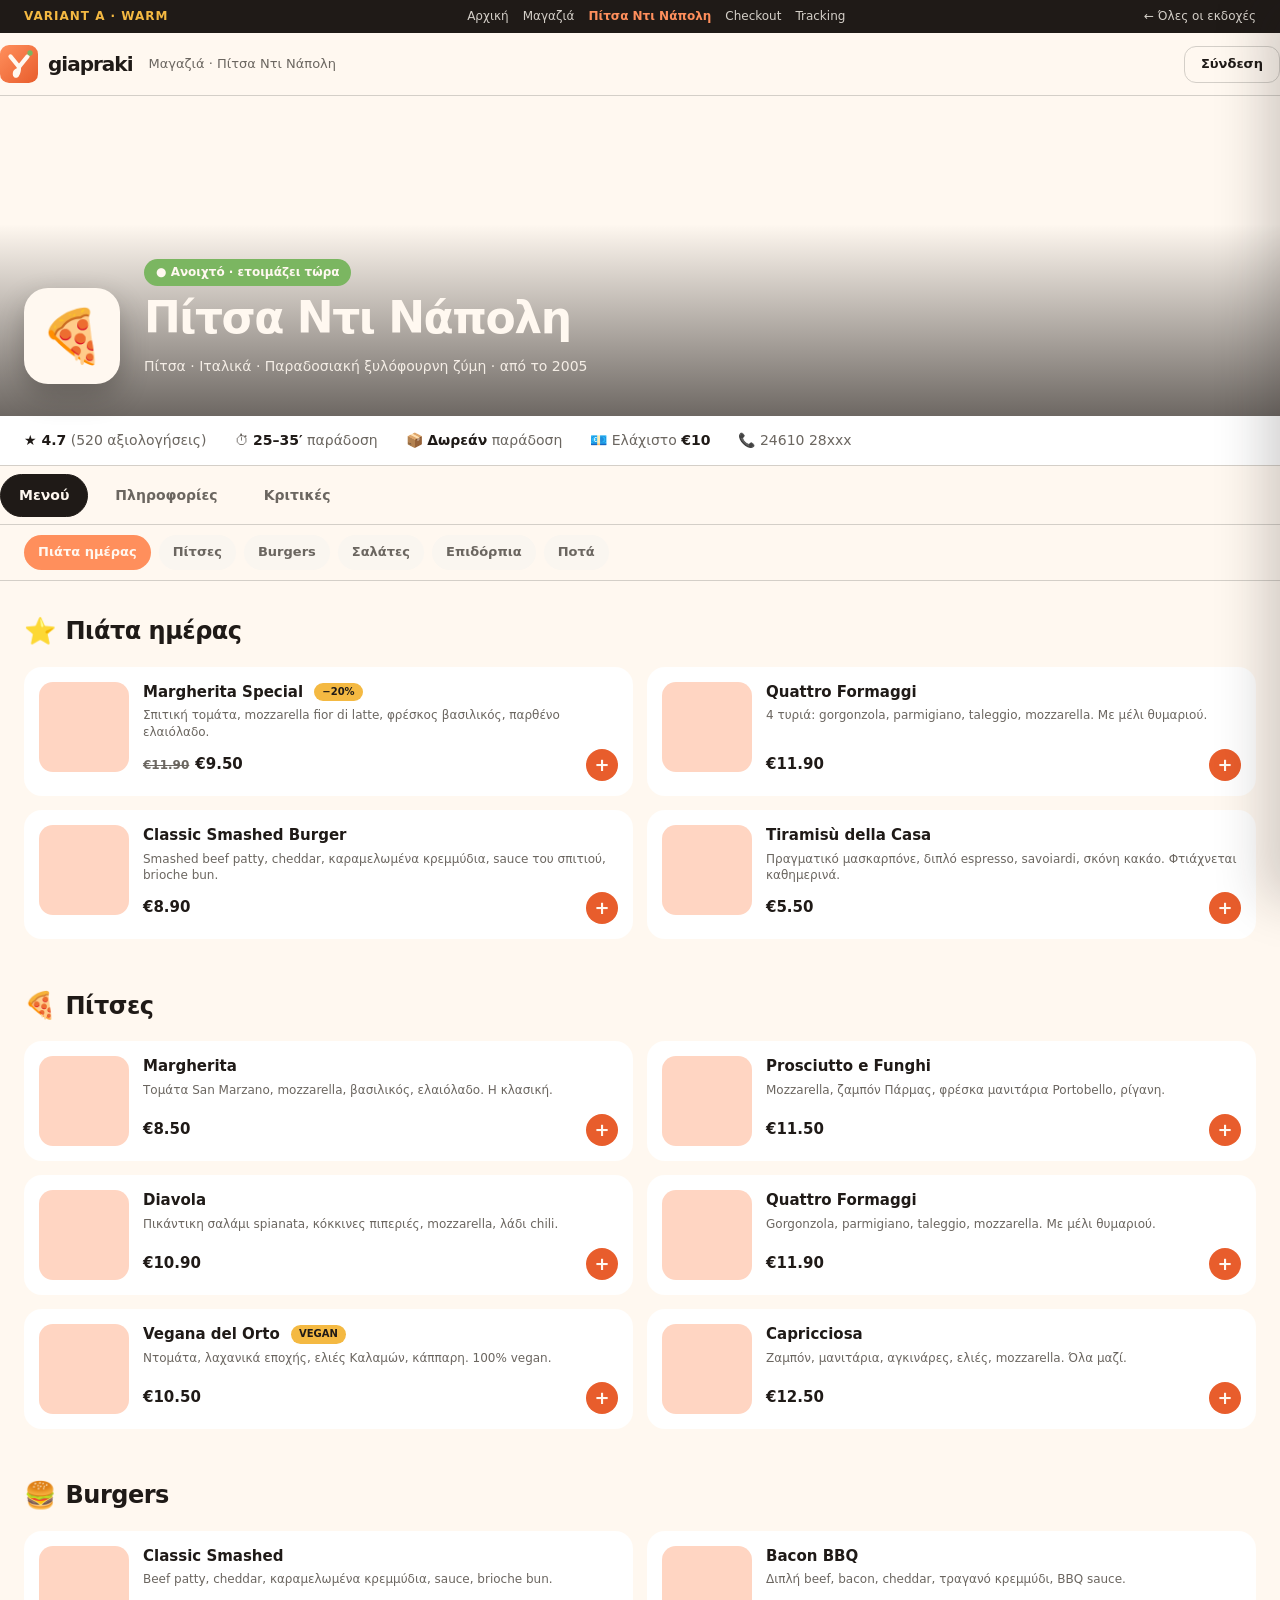
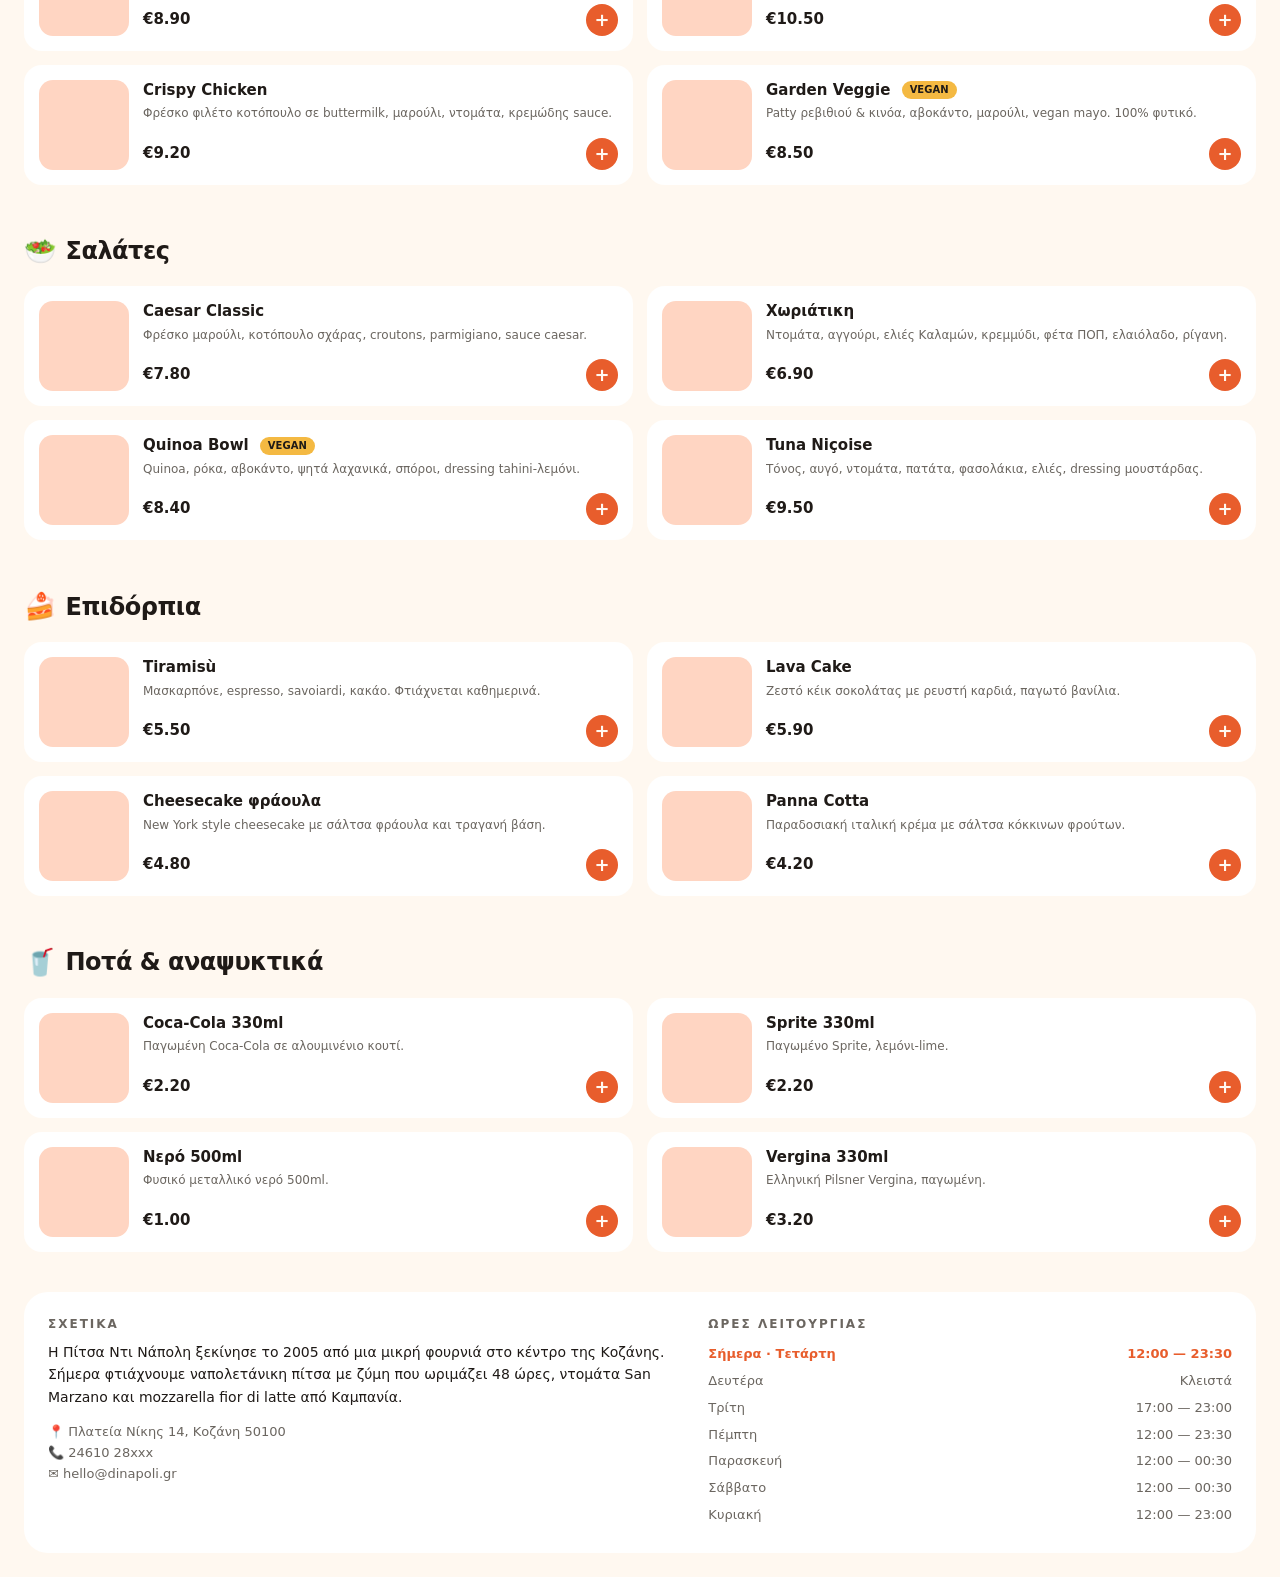
<file: a/store.html>
<!doctype html>
<html lang="el">
<head>
<meta charset="utf-8">
<title>giapraki · Πίτσα Ντι Νάπολη</title>
<meta name="viewport" content="width=device-width,initial-scale=1">
<meta name="robots" content="noindex,nofollow">
<link rel="icon" type="image/svg+xml" href="../assets/favicon.svg">
<link rel="stylesheet" href="../assets/cart.css">
<link rel="stylesheet" href="../assets/mobile-nav.css">
<style>
  :root {
    --coral: #FF8F5C; --coral-deep: #E85D2C; --coral-soft: #FFD5C2;
    --sage: #7BB661; --olive: #5C7A3D;
    --saffron: #F4B942; --saffron-deep: #D89A1F;
    --ink: #1F1A17; --ink-muted: #6B6660; --pebble: #D4CFC8;
    --cloud: #FAF6F0; --cream: #FFF8F0;
  }
  * { box-sizing: border-box; margin: 0; padding: 0; }
  html { scroll-behavior: smooth; }
  body {
    font-family: 'Inter', system-ui, -apple-system, sans-serif;
    background: var(--cream); color: var(--ink); line-height: 1.45;
    -webkit-font-smoothing: antialiased;
  }
  .wrap { max-width: 1280px; margin: 0 auto; padding: 0 24px; }
  .demo {
    background: var(--ink); color: var(--cream); font-size: 12px;
    padding: 8px 24px;
    display: flex; gap: 16px; align-items: center; justify-content: space-between; flex-wrap: wrap;
  }
  .demo .label { color: var(--saffron); font-weight: 700; letter-spacing: 1px; text-transform: uppercase; }
  .demo .links { display: flex; gap: 14px; }
  .demo a { color: var(--pebble); text-decoration: none; }
  .demo a.active { color: var(--coral); font-weight: 700; }

  header.site {
    position: sticky; top: 0; z-index: 70;
    background: var(--cream); border-bottom: 1px solid var(--pebble);
  }
  .nav { display: flex; align-items: center; gap: 16px; padding: 12px 0; }
  .logo { display: inline-flex; align-items: center; gap: 10px; text-decoration: none; color: var(--ink); flex-shrink: 0; }
  .logo-mark { width: 38px; height: 38px; }
  .logo .word { font-size: 20px; font-weight: 900; letter-spacing: -1px; }
  .crumbs { flex: 1; color: var(--ink-muted); font-size: 13px; }
  .crumbs a { color: var(--ink-muted); text-decoration: none; }
  .crumbs a:hover { color: var(--coral-deep); }
  .btn {
    padding: 8px 16px; border-radius: 12px; font-weight: 700; font-size: 13px;
    border: none; cursor: pointer; text-decoration: none;
    display: inline-flex; align-items: center; gap: 6px; font-family: inherit;
  }
  .btn-ghost { background: transparent; color: var(--ink); border: 1px solid var(--pebble); }

  /* Cover */
  .cover {
    height: 320px; background-size: cover; background-position: center;
    position: relative;
  }
  .cover::after {
    content: ""; position: absolute; inset: 0;
    background: linear-gradient(180deg, transparent 40%, rgba(31, 26, 23, 0.65) 100%);
  }
  .cover-info {
    position: absolute; left: 0; right: 0; bottom: 0; padding: 32px 0;
    color: var(--cream); z-index: 2;
  }
  .cover-info .wrap { display: flex; align-items: end; gap: 24px; }
  .store-logo {
    width: 96px; height: 96px; border-radius: 24px; flex-shrink: 0;
    background: var(--cream);
    display: flex; align-items: center; justify-content: center;
    font-size: 52px;
    box-shadow: 0 12px 28px rgba(31, 26, 23, 0.3);
  }
  .cover h1 { font-size: clamp(28px, 4.5vw, 44px); font-weight: 900; letter-spacing: -1.5px; margin-bottom: 6px; }
  .store-tags { font-size: 14px; opacity: 0.9; margin-bottom: 8px; }
  .open-badge {
    display: inline-block; padding: 5px 12px; border-radius: 999px;
    background: var(--sage); color: var(--cream);
    font-size: 12px; font-weight: 700;
  }

  /* Info bar */
  .info-bar {
    background: white; border-bottom: 1px solid var(--pebble);
    padding: 14px 0;
  }
  .info-bar-row {
    display: flex; gap: 28px; flex-wrap: wrap;
    font-size: 14px; color: var(--ink-muted);
    align-items: center;
  }
  .info-bar-row b { color: var(--ink); font-weight: 800; }

  /* Tabs */
  .tabs {
    position: sticky; top: 62px; z-index: 60;
    background: var(--cream); border-bottom: 1px solid var(--pebble);
  }
  .tabs-inner { display: flex; gap: 8px; padding: 8px 0; }
  .tab {
    padding: 10px 18px; border-radius: 999px;
    font-size: 14px; font-weight: 700; cursor: pointer;
    text-decoration: none; color: var(--ink-muted);
    background: transparent; border: 1px solid transparent;
    font-family: inherit;
  }
  .tab:hover { color: var(--ink); }
  .tab.active { background: var(--ink); color: var(--cream); border-color: var(--ink); }

  /* Cat nav */
  .cat-nav {
    position: sticky; top: 116px; z-index: 50;
    background: var(--cream); border-bottom: 1px solid var(--pebble);
    padding: 10px 0;
  }
  .cat-nav-row {
    display: flex; gap: 8px; overflow-x: auto;
    scrollbar-width: none;
  }
  .cat-nav-row::-webkit-scrollbar { display: none; }
  .cat-link {
    padding: 8px 14px; border-radius: 999px;
    font-size: 13px; font-weight: 700;
    text-decoration: none; color: var(--ink-muted);
    background: var(--cloud); white-space: nowrap;
  }
  .cat-link:hover { background: var(--coral-soft); color: var(--coral-deep); }
  .cat-link.active { background: var(--coral); color: var(--cream); }

  /* Layout */
  main { padding-bottom: 96px; }
  .menu-section { padding: 32px 0 16px; scroll-margin-top: 200px; }
  .menu-section h2 {
    font-size: 24px; font-weight: 900; letter-spacing: -0.5px; margin-bottom: 16px;
    display: flex; align-items: center; gap: 10px;
  }
  .menu-section .emoji { font-size: 26px; }

  .items {
    display: grid; grid-template-columns: 1fr 1fr; gap: 14px;
  }
  .item {
    background: white; border-radius: 18px; overflow: hidden;
    display: flex; gap: 14px; padding: 14px;
    cursor: pointer; transition: all 0.15s;
    border: 1px solid transparent;
  }
  .item:hover {
    border-color: var(--coral);
    box-shadow: 0 12px 28px rgba(31, 26, 23, 0.1);
    transform: translateY(-2px);
  }
  .item-img {
    flex-shrink: 0; width: 90px; height: 90px; border-radius: 14px;
    background-size: cover; background-position: center;
    background-color: var(--coral-soft);
  }
  .item-body {
    flex: 1; min-width: 0;
    display: flex; flex-direction: column;
  }
  .item-name { font-size: 15px; font-weight: 800; margin-bottom: 4px; }
  .item-desc {
    font-size: 12px; color: var(--ink-muted); line-height: 1.4;
    margin-bottom: 8px; flex: 1;
    display: -webkit-box; -webkit-line-clamp: 2; -webkit-box-orient: vertical;
    overflow: hidden;
  }
  .item-bottom {
    display: flex; justify-content: space-between; align-items: center;
  }
  .item-price { font-weight: 800; font-size: 15px; }
  .item-price .original {
    color: var(--ink-muted); text-decoration: line-through;
    font-size: 12px; font-weight: 600; margin-right: 6px;
  }
  .item-add {
    width: 32px; height: 32px; border-radius: 50%;
    background: var(--coral-deep); color: var(--cream);
    border: none; cursor: pointer;
    font-size: 18px; font-weight: 900; line-height: 1;
    display: inline-flex; align-items: center; justify-content: center;
    font-family: inherit;
    transition: transform 0.12s, background 0.12s;
  }
  .item-add:hover { background: var(--coral); transform: scale(1.08); }
  .item-add:focus-visible { outline: 2px solid var(--saffron); outline-offset: 2px; }

  .saffron-tag {
    display: inline-block; padding: 2px 8px; border-radius: 999px;
    background: var(--saffron); color: var(--ink);
    font-size: 10px; font-weight: 800; margin-left: 6px;
    vertical-align: middle;
  }

  /* About sub-section */
  .about-block {
    background: white; border-radius: 24px; padding: 24px;
    margin: 24px 0; display: grid; grid-template-columns: 1.2fr 1fr; gap: 32px;
  }
  .about-block h3 {
    font-size: 12px; font-weight: 800; letter-spacing: 2px;
    text-transform: uppercase; color: var(--ink-muted); margin-bottom: 8px;
  }
  .about-block p { font-size: 14px; line-height: 1.6; color: var(--ink); margin-bottom: 14px; }
  .hours { font-size: 13px; color: var(--ink-muted); }
  .hours div { padding: 4px 0; display: flex; justify-content: space-between; }
  .hours div.today { color: var(--coral-deep); font-weight: 700; }

  @media (max-width: 768px) {
    .items { grid-template-columns: 1fr; }
    .cover { height: 220px; }
    .store-logo { width: 72px; height: 72px; font-size: 38px; }
    .info-bar-row { gap: 14px; font-size: 13px; }
    .demo .links { display: none; }
    .tabs { top: 54px; }
    .cat-nav { top: 100px; }
    .about-block { grid-template-columns: 1fr; }
  }
</style>
</head>
<body>

<div class="demo">
  <span class="label">Variant A · Warm</span>
  <div class="links">
    <a href="home.html">Αρχική</a>
    <a href="stores.html">Μαγαζιά</a>
    <a href="store.html" class="active">Πίτσα Ντι Νάπολη</a>
    <a href="checkout.html">Checkout</a>
    <a href="track.html">Tracking</a>
  </div>
  <a href="../index.html">← Όλες οι εκδοχές</a>
</div>

<header class="site">
  <div class="wrap nav">
    <a href="home.html" class="logo" aria-label="giapraki αρχική">
      <img src="../assets/favicon.svg" alt="" class="logo-mark">
      <span class="word">giapraki</span>
    </a>
    <div class="crumbs"><a href="stores.html">Μαγαζιά</a> · Πίτσα Ντι Νάπολη</div>
    <a href="#" class="btn btn-ghost">Σύνδεση</a>
  </div>
</header>

<div class="cover" style="background-image:url('https://images.unsplash.com/photo-1604382354936-07c5d9983bd3?w=1600&fit=crop');">
  <div class="cover-info">
    <div class="wrap">
      <div class="store-logo" aria-hidden="true">🍕</div>
      <div>
        <span class="open-badge">● Ανοιχτό · ετοιμάζει τώρα</span>
        <h1>Πίτσα Ντι Νάπολη</h1>
        <div class="store-tags">Πίτσα · Ιταλικά · Παραδοσιακή ξυλόφουρνη ζύμη · από το 2005</div>
      </div>
    </div>
  </div>
</div>

<div class="info-bar">
  <div class="wrap info-bar-row">
    <span><b>★ 4.7</b> (520 αξιολογήσεις)</span>
    <span>⏱ <b>25–35′</b> παράδοση</span>
    <span>📦 <b>Δωρεάν</b> παράδοση</span>
    <span>💶 Ελάχιστο <b>€10</b></span>
    <span>📞 24610 28xxx</span>
  </div>
</div>

<div class="tabs">
  <div class="wrap tabs-inner" role="tablist">
    <a href="#menu" class="tab active" role="tab" aria-selected="true">Μενού</a>
    <a href="#info" class="tab" role="tab">Πληροφορίες</a>
    <a href="#reviews" class="tab" role="tab">Κριτικές</a>
  </div>
</div>

<div class="cat-nav" id="menu">
  <div class="wrap cat-nav-row" role="tablist">
    <a href="#cat-day" class="cat-link active">Πιάτα ημέρας</a>
    <a href="#cat-pizza" class="cat-link">Πίτσες</a>
    <a href="#cat-burger" class="cat-link">Burgers</a>
    <a href="#cat-salad" class="cat-link">Σαλάτες</a>
    <a href="#cat-dessert" class="cat-link">Επιδόρπια</a>
    <a href="#cat-drinks" class="cat-link">Ποτά</a>
  </div>
</div>

<main class="wrap">

  <section class="menu-section" id="cat-day">
    <h2><span class="emoji" aria-hidden="true">⭐</span>Πιάτα ημέρας</h2>
    <div class="items">

      <article class="item" data-gp-item
        data-gp-id="day-margherita-special"
        data-gp-name="Margherita Special"
        data-gp-price="9.50"
        data-gp-desc="Σπιτική τομάτα, mozzarella fior di latte, φρέσκος βασιλικός, παρθένο ελαιόλαδο."
        data-gp-img="https://images.unsplash.com/photo-1574071318508-1cdbab80d002?w=600&fit=crop">
        <div class="item-img" style="background-image:url('https://images.unsplash.com/photo-1574071318508-1cdbab80d002?w=300&fit=crop');"></div>
        <div class="item-body">
          <div class="item-name">Margherita Special <span class="saffron-tag">−20%</span></div>
          <div class="item-desc">Σπιτική τομάτα, mozzarella fior di latte, φρέσκος βασιλικός, παρθένο ελαιόλαδο.</div>
          <div class="item-bottom">
            <div class="item-price"><span class="original">€11.90</span>€9.50</div>
            <button class="item-add" data-gp-add aria-label="Προσθήκη Margherita Special">+</button>
          </div>
        </div>
      </article>

      <article class="item" data-gp-item
        data-gp-id="day-quattro-formaggi"
        data-gp-name="Quattro Formaggi"
        data-gp-price="11.90"
        data-gp-desc="4 τυριά: gorgonzola, parmigiano, taleggio, mozzarella. Με μέλι θυμαριού."
        data-gp-img="https://images.unsplash.com/photo-1571407970349-bc81e7e96d47?w=600&fit=crop">
        <div class="item-img" style="background-image:url('https://images.unsplash.com/photo-1571407970349-bc81e7e96d47?w=300&fit=crop');"></div>
        <div class="item-body">
          <div class="item-name">Quattro Formaggi</div>
          <div class="item-desc">4 τυριά: gorgonzola, parmigiano, taleggio, mozzarella. Με μέλι θυμαριού.</div>
          <div class="item-bottom">
            <div class="item-price">€11.90</div>
            <button class="item-add" data-gp-add aria-label="Προσθήκη Quattro Formaggi">+</button>
          </div>
        </div>
      </article>

      <article class="item" data-gp-item
        data-gp-id="day-burger-classic"
        data-gp-name="Classic Smashed Burger"
        data-gp-price="8.90"
        data-gp-desc="Smashed beef patty, cheddar, καραμελωμένα κρεμμύδια, sauce του σπιτιού, brioche bun."
        data-gp-img="https://images.unsplash.com/photo-1568901346375-23c9450c58cd?w=600&fit=crop">
        <div class="item-img" style="background-image:url('https://images.unsplash.com/photo-1568901346375-23c9450c58cd?w=300&fit=crop');"></div>
        <div class="item-body">
          <div class="item-name">Classic Smashed Burger</div>
          <div class="item-desc">Smashed beef patty, cheddar, καραμελωμένα κρεμμύδια, sauce του σπιτιού, brioche bun.</div>
          <div class="item-bottom">
            <div class="item-price">€8.90</div>
            <button class="item-add" data-gp-add aria-label="Προσθήκη Classic Smashed Burger">+</button>
          </div>
        </div>
      </article>

      <article class="item" data-gp-item
        data-gp-id="day-tiramisu"
        data-gp-name="Tiramisù della Casa"
        data-gp-price="5.50"
        data-gp-desc="Πραγματικό μασκαρπόνε, διπλό espresso, savoiardi, σκόνη κακάο. Φτιάχνεται καθημερινά."
        data-gp-img="https://images.unsplash.com/photo-1571877227200-a0d98ea607e9?w=600&fit=crop">
        <div class="item-img" style="background-image:url('https://images.unsplash.com/photo-1571877227200-a0d98ea607e9?w=300&fit=crop');"></div>
        <div class="item-body">
          <div class="item-name">Tiramisù della Casa</div>
          <div class="item-desc">Πραγματικό μασκαρπόνε, διπλό espresso, savoiardi, σκόνη κακάο. Φτιάχνεται καθημερινά.</div>
          <div class="item-bottom">
            <div class="item-price">€5.50</div>
            <button class="item-add" data-gp-add aria-label="Προσθήκη Tiramisù">+</button>
          </div>
        </div>
      </article>

    </div>
  </section>

  <section class="menu-section" id="cat-pizza">
    <h2><span class="emoji" aria-hidden="true">🍕</span>Πίτσες</h2>
    <div class="items">

      <article class="item" data-gp-item
        data-gp-id="pizza-margherita"
        data-gp-name="Margherita"
        data-gp-price="8.50"
        data-gp-desc="Τομάτα San Marzano, mozzarella, βασιλικός, ελαιόλαδο. Η κλασική."
        data-gp-img="https://images.unsplash.com/photo-1574071318508-1cdbab80d002?w=600&fit=crop">
        <div class="item-img" style="background-image:url('https://images.unsplash.com/photo-1574071318508-1cdbab80d002?w=300&fit=crop');"></div>
        <div class="item-body">
          <div class="item-name">Margherita</div>
          <div class="item-desc">Τομάτα San Marzano, mozzarella, βασιλικός, ελαιόλαδο. Η κλασική.</div>
          <div class="item-bottom">
            <div class="item-price">€8.50</div>
            <button class="item-add" data-gp-add aria-label="Προσθήκη Margherita">+</button>
          </div>
        </div>
      </article>

      <article class="item" data-gp-item
        data-gp-id="pizza-prosciutto"
        data-gp-name="Prosciutto e Funghi"
        data-gp-price="11.50"
        data-gp-desc="Mozzarella, ζαμπόν Πάρμας, φρέσκα μανιτάρια Portobello, ρίγανη."
        data-gp-img="https://images.unsplash.com/photo-1593560708920-61dd98c46a4e?w=600&fit=crop">
        <div class="item-img" style="background-image:url('https://images.unsplash.com/photo-1593560708920-61dd98c46a4e?w=300&fit=crop');"></div>
        <div class="item-body">
          <div class="item-name">Prosciutto e Funghi</div>
          <div class="item-desc">Mozzarella, ζαμπόν Πάρμας, φρέσκα μανιτάρια Portobello, ρίγανη.</div>
          <div class="item-bottom">
            <div class="item-price">€11.50</div>
            <button class="item-add" data-gp-add aria-label="Προσθήκη Prosciutto e Funghi">+</button>
          </div>
        </div>
      </article>

      <article class="item" data-gp-item
        data-gp-id="pizza-diavola"
        data-gp-name="Diavola"
        data-gp-price="10.90"
        data-gp-desc="Πικάντικη σαλάμι spianata, κόκκινες πιπεριές, mozzarella, λάδι chili."
        data-gp-img="https://images.unsplash.com/photo-1628840042765-356cda07504e?w=600&fit=crop">
        <div class="item-img" style="background-image:url('https://images.unsplash.com/photo-1628840042765-356cda07504e?w=300&fit=crop');"></div>
        <div class="item-body">
          <div class="item-name">Diavola</div>
          <div class="item-desc">Πικάντικη σαλάμι spianata, κόκκινες πιπεριές, mozzarella, λάδι chili.</div>
          <div class="item-bottom">
            <div class="item-price">€10.90</div>
            <button class="item-add" data-gp-add aria-label="Προσθήκη Diavola">+</button>
          </div>
        </div>
      </article>

      <article class="item" data-gp-item
        data-gp-id="pizza-quattro"
        data-gp-name="Quattro Formaggi"
        data-gp-price="11.90"
        data-gp-desc="Gorgonzola, parmigiano, taleggio, mozzarella. Με μέλι θυμαριού."
        data-gp-img="https://images.unsplash.com/photo-1571407970349-bc81e7e96d47?w=600&fit=crop">
        <div class="item-img" style="background-image:url('https://images.unsplash.com/photo-1571407970349-bc81e7e96d47?w=300&fit=crop');"></div>
        <div class="item-body">
          <div class="item-name">Quattro Formaggi</div>
          <div class="item-desc">Gorgonzola, parmigiano, taleggio, mozzarella. Με μέλι θυμαριού.</div>
          <div class="item-bottom">
            <div class="item-price">€11.90</div>
            <button class="item-add" data-gp-add aria-label="Προσθήκη Quattro Formaggi">+</button>
          </div>
        </div>
      </article>

      <article class="item" data-gp-item
        data-gp-id="pizza-vegana"
        data-gp-name="Vegana del Orto"
        data-gp-price="10.50"
        data-gp-desc="Ντομάτα, λαχανικά εποχής, ελιές Καλαμών, κάππαρη. 100% vegan."
        data-gp-img="https://images.unsplash.com/photo-1565299507177-b0ac66763828?w=600&fit=crop">
        <div class="item-img" style="background-image:url('https://images.unsplash.com/photo-1565299507177-b0ac66763828?w=300&fit=crop');"></div>
        <div class="item-body">
          <div class="item-name">Vegana del Orto <span class="saffron-tag">VEGAN</span></div>
          <div class="item-desc">Ντομάτα, λαχανικά εποχής, ελιές Καλαμών, κάππαρη. 100% vegan.</div>
          <div class="item-bottom">
            <div class="item-price">€10.50</div>
            <button class="item-add" data-gp-add aria-label="Προσθήκη Vegana del Orto">+</button>
          </div>
        </div>
      </article>

      <article class="item" data-gp-item
        data-gp-id="pizza-capricciosa"
        data-gp-name="Capricciosa"
        data-gp-price="12.50"
        data-gp-desc="Ζαμπόν, μανιτάρια, αγκινάρες, ελιές, mozzarella. Όλα μαζί."
        data-gp-img="https://images.unsplash.com/photo-1595708684082-a173bb3a06c5?w=600&fit=crop">
        <div class="item-img" style="background-image:url('https://images.unsplash.com/photo-1595708684082-a173bb3a06c5?w=300&fit=crop');"></div>
        <div class="item-body">
          <div class="item-name">Capricciosa</div>
          <div class="item-desc">Ζαμπόν, μανιτάρια, αγκινάρες, ελιές, mozzarella. Όλα μαζί.</div>
          <div class="item-bottom">
            <div class="item-price">€12.50</div>
            <button class="item-add" data-gp-add aria-label="Προσθήκη Capricciosa">+</button>
          </div>
        </div>
      </article>

    </div>
  </section>

  <section class="menu-section" id="cat-burger">
    <h2><span class="emoji" aria-hidden="true">🍔</span>Burgers</h2>
    <div class="items">

      <article class="item" data-gp-item
        data-gp-id="burger-classic"
        data-gp-name="Classic Smashed"
        data-gp-price="8.90"
        data-gp-desc="Beef patty, cheddar, καραμελωμένα κρεμμύδια, sauce, brioche bun."
        data-gp-img="https://images.unsplash.com/photo-1568901346375-23c9450c58cd?w=600&fit=crop">
        <div class="item-img" style="background-image:url('https://images.unsplash.com/photo-1568901346375-23c9450c58cd?w=300&fit=crop');"></div>
        <div class="item-body">
          <div class="item-name">Classic Smashed</div>
          <div class="item-desc">Beef patty, cheddar, καραμελωμένα κρεμμύδια, sauce, brioche bun.</div>
          <div class="item-bottom">
            <div class="item-price">€8.90</div>
            <button class="item-add" data-gp-add aria-label="Προσθήκη Classic Smashed">+</button>
          </div>
        </div>
      </article>

      <article class="item" data-gp-item
        data-gp-id="burger-bacon"
        data-gp-name="Bacon BBQ"
        data-gp-price="10.50"
        data-gp-desc="Διπλή beef, bacon, cheddar, τραγανό κρεμμύδι, BBQ sauce."
        data-gp-img="https://images.unsplash.com/photo-1572802419224-296b0aeee0d9?w=600&fit=crop">
        <div class="item-img" style="background-image:url('https://images.unsplash.com/photo-1572802419224-296b0aeee0d9?w=300&fit=crop');"></div>
        <div class="item-body">
          <div class="item-name">Bacon BBQ</div>
          <div class="item-desc">Διπλή beef, bacon, cheddar, τραγανό κρεμμύδι, BBQ sauce.</div>
          <div class="item-bottom">
            <div class="item-price">€10.50</div>
            <button class="item-add" data-gp-add aria-label="Προσθήκη Bacon BBQ">+</button>
          </div>
        </div>
      </article>

      <article class="item" data-gp-item
        data-gp-id="burger-chicken"
        data-gp-name="Crispy Chicken"
        data-gp-price="9.20"
        data-gp-desc="Φρέσκο φιλέτο κοτόπουλο σε buttermilk, μαρούλι, ντομάτα, κρεμώδης sauce."
        data-gp-img="https://images.unsplash.com/photo-1606755962773-d324e0a13086?w=600&fit=crop">
        <div class="item-img" style="background-image:url('https://images.unsplash.com/photo-1606755962773-d324e0a13086?w=300&fit=crop');"></div>
        <div class="item-body">
          <div class="item-name">Crispy Chicken</div>
          <div class="item-desc">Φρέσκο φιλέτο κοτόπουλο σε buttermilk, μαρούλι, ντομάτα, κρεμώδης sauce.</div>
          <div class="item-bottom">
            <div class="item-price">€9.20</div>
            <button class="item-add" data-gp-add aria-label="Προσθήκη Crispy Chicken">+</button>
          </div>
        </div>
      </article>

      <article class="item" data-gp-item
        data-gp-id="burger-veggie"
        data-gp-name="Garden Veggie"
        data-gp-price="8.50"
        data-gp-desc="Patty ρεβιθιού & κινόα, αβοκάντο, μαρούλι, vegan mayo. 100% φυτικό."
        data-gp-img="https://images.unsplash.com/photo-1525059696034-4967a8e1dca2?w=600&fit=crop">
        <div class="item-img" style="background-image:url('https://images.unsplash.com/photo-1525059696034-4967a8e1dca2?w=300&fit=crop');"></div>
        <div class="item-body">
          <div class="item-name">Garden Veggie <span class="saffron-tag">VEGAN</span></div>
          <div class="item-desc">Patty ρεβιθιού & κινόα, αβοκάντο, μαρούλι, vegan mayo. 100% φυτικό.</div>
          <div class="item-bottom">
            <div class="item-price">€8.50</div>
            <button class="item-add" data-gp-add aria-label="Προσθήκη Garden Veggie">+</button>
          </div>
        </div>
      </article>

    </div>
  </section>

  <section class="menu-section" id="cat-salad">
    <h2><span class="emoji" aria-hidden="true">🥗</span>Σαλάτες</h2>
    <div class="items">

      <article class="item" data-gp-item
        data-gp-id="salad-caesar"
        data-gp-name="Caesar Classic"
        data-gp-price="7.80"
        data-gp-desc="Φρέσκο μαρούλι, κοτόπουλο σχάρας, croutons, parmigiano, sauce caesar."
        data-gp-img="https://images.unsplash.com/photo-1551248429-40975aa4de74?w=600&fit=crop">
        <div class="item-img" style="background-image:url('https://images.unsplash.com/photo-1551248429-40975aa4de74?w=300&fit=crop');"></div>
        <div class="item-body">
          <div class="item-name">Caesar Classic</div>
          <div class="item-desc">Φρέσκο μαρούλι, κοτόπουλο σχάρας, croutons, parmigiano, sauce caesar.</div>
          <div class="item-bottom">
            <div class="item-price">€7.80</div>
            <button class="item-add" data-gp-add aria-label="Προσθήκη Caesar Classic">+</button>
          </div>
        </div>
      </article>

      <article class="item" data-gp-item
        data-gp-id="salad-greek"
        data-gp-name="Χωριάτικη"
        data-gp-price="6.90"
        data-gp-desc="Ντομάτα, αγγούρι, ελιές Καλαμών, κρεμμύδι, φέτα ΠΟΠ, ελαιόλαδο, ρίγανη."
        data-gp-img="https://images.unsplash.com/photo-1540420773420-3366772f4999?w=600&fit=crop">
        <div class="item-img" style="background-image:url('https://images.unsplash.com/photo-1540420773420-3366772f4999?w=300&fit=crop');"></div>
        <div class="item-body">
          <div class="item-name">Χωριάτικη</div>
          <div class="item-desc">Ντομάτα, αγγούρι, ελιές Καλαμών, κρεμμύδι, φέτα ΠΟΠ, ελαιόλαδο, ρίγανη.</div>
          <div class="item-bottom">
            <div class="item-price">€6.90</div>
            <button class="item-add" data-gp-add aria-label="Προσθήκη Χωριάτικη">+</button>
          </div>
        </div>
      </article>

      <article class="item" data-gp-item
        data-gp-id="salad-quinoa"
        data-gp-name="Quinoa Bowl"
        data-gp-price="8.40"
        data-gp-desc="Quinoa, ρόκα, αβοκάντο, ψητά λαχανικά, σπόροι, dressing tahini-λεμόνι."
        data-gp-img="https://images.unsplash.com/photo-1546069901-ba9599a7e63c?w=600&fit=crop">
        <div class="item-img" style="background-image:url('https://images.unsplash.com/photo-1546069901-ba9599a7e63c?w=300&fit=crop');"></div>
        <div class="item-body">
          <div class="item-name">Quinoa Bowl <span class="saffron-tag">VEGAN</span></div>
          <div class="item-desc">Quinoa, ρόκα, αβοκάντο, ψητά λαχανικά, σπόροι, dressing tahini-λεμόνι.</div>
          <div class="item-bottom">
            <div class="item-price">€8.40</div>
            <button class="item-add" data-gp-add aria-label="Προσθήκη Quinoa Bowl">+</button>
          </div>
        </div>
      </article>

      <article class="item" data-gp-item
        data-gp-id="salad-tuna"
        data-gp-name="Tuna Niçoise"
        data-gp-price="9.50"
        data-gp-desc="Τόνος, αυγό, ντομάτα, πατάτα, φασολάκια, ελιές, dressing μουστάρδας."
        data-gp-img="https://images.unsplash.com/photo-1607532941433-304659e8198a?w=600&fit=crop">
        <div class="item-img" style="background-image:url('https://images.unsplash.com/photo-1607532941433-304659e8198a?w=300&fit=crop');"></div>
        <div class="item-body">
          <div class="item-name">Tuna Niçoise</div>
          <div class="item-desc">Τόνος, αυγό, ντομάτα, πατάτα, φασολάκια, ελιές, dressing μουστάρδας.</div>
          <div class="item-bottom">
            <div class="item-price">€9.50</div>
            <button class="item-add" data-gp-add aria-label="Προσθήκη Tuna Niçoise">+</button>
          </div>
        </div>
      </article>

    </div>
  </section>

  <section class="menu-section" id="cat-dessert">
    <h2><span class="emoji" aria-hidden="true">🍰</span>Επιδόρπια</h2>
    <div class="items">

      <article class="item" data-gp-item
        data-gp-id="dessert-tiramisu"
        data-gp-name="Tiramisù"
        data-gp-price="5.50"
        data-gp-desc="Μασκαρπόνε, espresso, savoiardi, κακάο. Φτιάχνεται καθημερινά."
        data-gp-img="https://images.unsplash.com/photo-1571877227200-a0d98ea607e9?w=600&fit=crop">
        <div class="item-img" style="background-image:url('https://images.unsplash.com/photo-1571877227200-a0d98ea607e9?w=300&fit=crop');"></div>
        <div class="item-body">
          <div class="item-name">Tiramisù</div>
          <div class="item-desc">Μασκαρπόνε, espresso, savoiardi, κακάο. Φτιάχνεται καθημερινά.</div>
          <div class="item-bottom">
            <div class="item-price">€5.50</div>
            <button class="item-add" data-gp-add aria-label="Προσθήκη Tiramisù">+</button>
          </div>
        </div>
      </article>

      <article class="item" data-gp-item
        data-gp-id="dessert-chocolate"
        data-gp-name="Lava Cake"
        data-gp-price="5.90"
        data-gp-desc="Ζεστό κέικ σοκολάτας με ρευστή καρδιά, παγωτό βανίλια."
        data-gp-img="https://images.unsplash.com/photo-1606313564200-e75d5e30476c?w=600&fit=crop">
        <div class="item-img" style="background-image:url('https://images.unsplash.com/photo-1606313564200-e75d5e30476c?w=300&fit=crop');"></div>
        <div class="item-body">
          <div class="item-name">Lava Cake</div>
          <div class="item-desc">Ζεστό κέικ σοκολάτας με ρευστή καρδιά, παγωτό βανίλια.</div>
          <div class="item-bottom">
            <div class="item-price">€5.90</div>
            <button class="item-add" data-gp-add aria-label="Προσθήκη Lava Cake">+</button>
          </div>
        </div>
      </article>

      <article class="item" data-gp-item
        data-gp-id="dessert-cheesecake"
        data-gp-name="Cheesecake φράουλα"
        data-gp-price="4.80"
        data-gp-desc="New York style cheesecake με σάλτσα φράουλα και τραγανή βάση."
        data-gp-img="https://images.unsplash.com/photo-1565958011703-44f9829ba187?w=600&fit=crop">
        <div class="item-img" style="background-image:url('https://images.unsplash.com/photo-1565958011703-44f9829ba187?w=300&fit=crop');"></div>
        <div class="item-body">
          <div class="item-name">Cheesecake φράουλα</div>
          <div class="item-desc">New York style cheesecake με σάλτσα φράουλα και τραγανή βάση.</div>
          <div class="item-bottom">
            <div class="item-price">€4.80</div>
            <button class="item-add" data-gp-add aria-label="Προσθήκη Cheesecake">+</button>
          </div>
        </div>
      </article>

      <article class="item" data-gp-item
        data-gp-id="dessert-panna"
        data-gp-name="Panna Cotta"
        data-gp-price="4.20"
        data-gp-desc="Παραδοσιακή ιταλική κρέμα με σάλτσα κόκκινων φρούτων."
        data-gp-img="https://images.unsplash.com/photo-1488477181946-6428a0291777?w=600&fit=crop">
        <div class="item-img" style="background-image:url('https://images.unsplash.com/photo-1488477181946-6428a0291777?w=300&fit=crop');"></div>
        <div class="item-body">
          <div class="item-name">Panna Cotta</div>
          <div class="item-desc">Παραδοσιακή ιταλική κρέμα με σάλτσα κόκκινων φρούτων.</div>
          <div class="item-bottom">
            <div class="item-price">€4.20</div>
            <button class="item-add" data-gp-add aria-label="Προσθήκη Panna Cotta">+</button>
          </div>
        </div>
      </article>

    </div>
  </section>

  <section class="menu-section" id="cat-drinks">
    <h2><span class="emoji" aria-hidden="true">🥤</span>Ποτά & αναψυκτικά</h2>
    <div class="items">

      <article class="item" data-gp-item
        data-gp-id="drink-coke"
        data-gp-name="Coca-Cola 330ml"
        data-gp-price="2.20"
        data-gp-desc="Παγωμένη Coca-Cola σε αλουμινένιο κουτί."
        data-gp-img="https://images.unsplash.com/photo-1554866585-cd94860890b7?w=600&fit=crop">
        <div class="item-img" style="background-image:url('https://images.unsplash.com/photo-1554866585-cd94860890b7?w=300&fit=crop');"></div>
        <div class="item-body">
          <div class="item-name">Coca-Cola 330ml</div>
          <div class="item-desc">Παγωμένη Coca-Cola σε αλουμινένιο κουτί.</div>
          <div class="item-bottom">
            <div class="item-price">€2.20</div>
            <button class="item-add" data-gp-add aria-label="Προσθήκη Coca-Cola">+</button>
          </div>
        </div>
      </article>

      <article class="item" data-gp-item
        data-gp-id="drink-sprite"
        data-gp-name="Sprite 330ml"
        data-gp-price="2.20"
        data-gp-desc="Παγωμένο Sprite, λεμόνι-lime."
        data-gp-img="https://images.unsplash.com/photo-1625772299848-391b6a87d7b3?w=600&fit=crop">
        <div class="item-img" style="background-image:url('https://images.unsplash.com/photo-1625772299848-391b6a87d7b3?w=300&fit=crop');"></div>
        <div class="item-body">
          <div class="item-name">Sprite 330ml</div>
          <div class="item-desc">Παγωμένο Sprite, λεμόνι-lime.</div>
          <div class="item-bottom">
            <div class="item-price">€2.20</div>
            <button class="item-add" data-gp-add aria-label="Προσθήκη Sprite">+</button>
          </div>
        </div>
      </article>

      <article class="item" data-gp-item
        data-gp-id="drink-water"
        data-gp-name="Νερό 500ml"
        data-gp-price="1.00"
        data-gp-desc="Φυσικό μεταλλικό νερό 500ml."
        data-gp-img="https://images.unsplash.com/photo-1559839734-2b71ea197ec2?w=600&fit=crop">
        <div class="item-img" style="background-image:url('https://images.unsplash.com/photo-1559839734-2b71ea197ec2?w=300&fit=crop');"></div>
        <div class="item-body">
          <div class="item-name">Νερό 500ml</div>
          <div class="item-desc">Φυσικό μεταλλικό νερό 500ml.</div>
          <div class="item-bottom">
            <div class="item-price">€1.00</div>
            <button class="item-add" data-gp-add aria-label="Προσθήκη Νερό">+</button>
          </div>
        </div>
      </article>

      <article class="item" data-gp-item
        data-gp-id="drink-beer"
        data-gp-name="Vergina 330ml"
        data-gp-price="3.20"
        data-gp-desc="Ελληνική Pilsner Vergina, παγωμένη."
        data-gp-img="https://images.unsplash.com/photo-1608270586620-248524c67de9?w=600&fit=crop">
        <div class="item-img" style="background-image:url('https://images.unsplash.com/photo-1608270586620-248524c67de9?w=300&fit=crop');"></div>
        <div class="item-body">
          <div class="item-name">Vergina 330ml</div>
          <div class="item-desc">Ελληνική Pilsner Vergina, παγωμένη.</div>
          <div class="item-bottom">
            <div class="item-price">€3.20</div>
            <button class="item-add" data-gp-add aria-label="Προσθήκη Vergina">+</button>
          </div>
        </div>
      </article>

    </div>
  </section>

  <section class="about-block" id="info">
    <div>
      <h3>Σχετικά</h3>
      <p>Η Πίτσα Ντι Νάπολη ξεκίνησε το 2005 από μια μικρή φουρνιά στο κέντρο της Κοζάνης. Σήμερα φτιάχνουμε ναπολετάνικη πίτσα με ζύμη που ωριμάζει 48 ώρες, ντομάτα San Marzano και mozzarella fior di latte από Καμπανία.</p>
      <p style="font-size:13px;color:var(--ink-muted);">📍 Πλατεία Νίκης 14, Κοζάνη 50100<br>📞 24610 28xxx<br>✉ hello@dinapoli.gr</p>
    </div>
    <div>
      <h3>Ώρες λειτουργίας</h3>
      <div class="hours">
        <div class="today"><span>Σήμερα · Τετάρτη</span><span>12:00 — 23:30</span></div>
        <div><span>Δευτέρα</span><span>Κλειστά</span></div>
        <div><span>Τρίτη</span><span>17:00 — 23:00</span></div>
        <div><span>Πέμπτη</span><span>12:00 — 23:30</span></div>
        <div><span>Παρασκευή</span><span>12:00 — 00:30</span></div>
        <div><span>Σάββατο</span><span>12:00 — 00:30</span></div>
        <div><span>Κυριακή</span><span>12:00 — 23:00</span></div>
      </div>
    </div>
  </section>

</main>

<script src="../assets/cart.js"></script>
<script src="../assets/mobile-nav.js"></script>
<script>
  // Set restaurant context for cart
  if (window.GpCart) {
    window.GpCart.setRestaurant({ name: 'Πίτσα Ντι Νάπολη', minOrder: 10, deliveryFee: 0 });
  } else {
    document.addEventListener('DOMContentLoaded', () => {
      if (window.GpCart) window.GpCart.setRestaurant({ name: 'Πίτσα Ντι Νάπολη', minOrder: 10, deliveryFee: 0 });
    });
  }

  // Highlight active category link based on scroll
  const catLinks = document.querySelectorAll('.cat-link');
  const sections = Array.from(document.querySelectorAll('.menu-section'));
  function updateActiveCat() {
    const scrollY = window.scrollY + 240;
    let activeId = sections[0]?.id;
    for (const s of sections) {
      if (s.offsetTop <= scrollY) activeId = s.id;
    }
    catLinks.forEach((a) => {
      a.classList.toggle('active', a.getAttribute('href') === '#' + activeId);
    });
  }
  window.addEventListener('scroll', updateActiveCat, { passive: true });
  updateActiveCat();
</script>
</body>
</html>
</file>
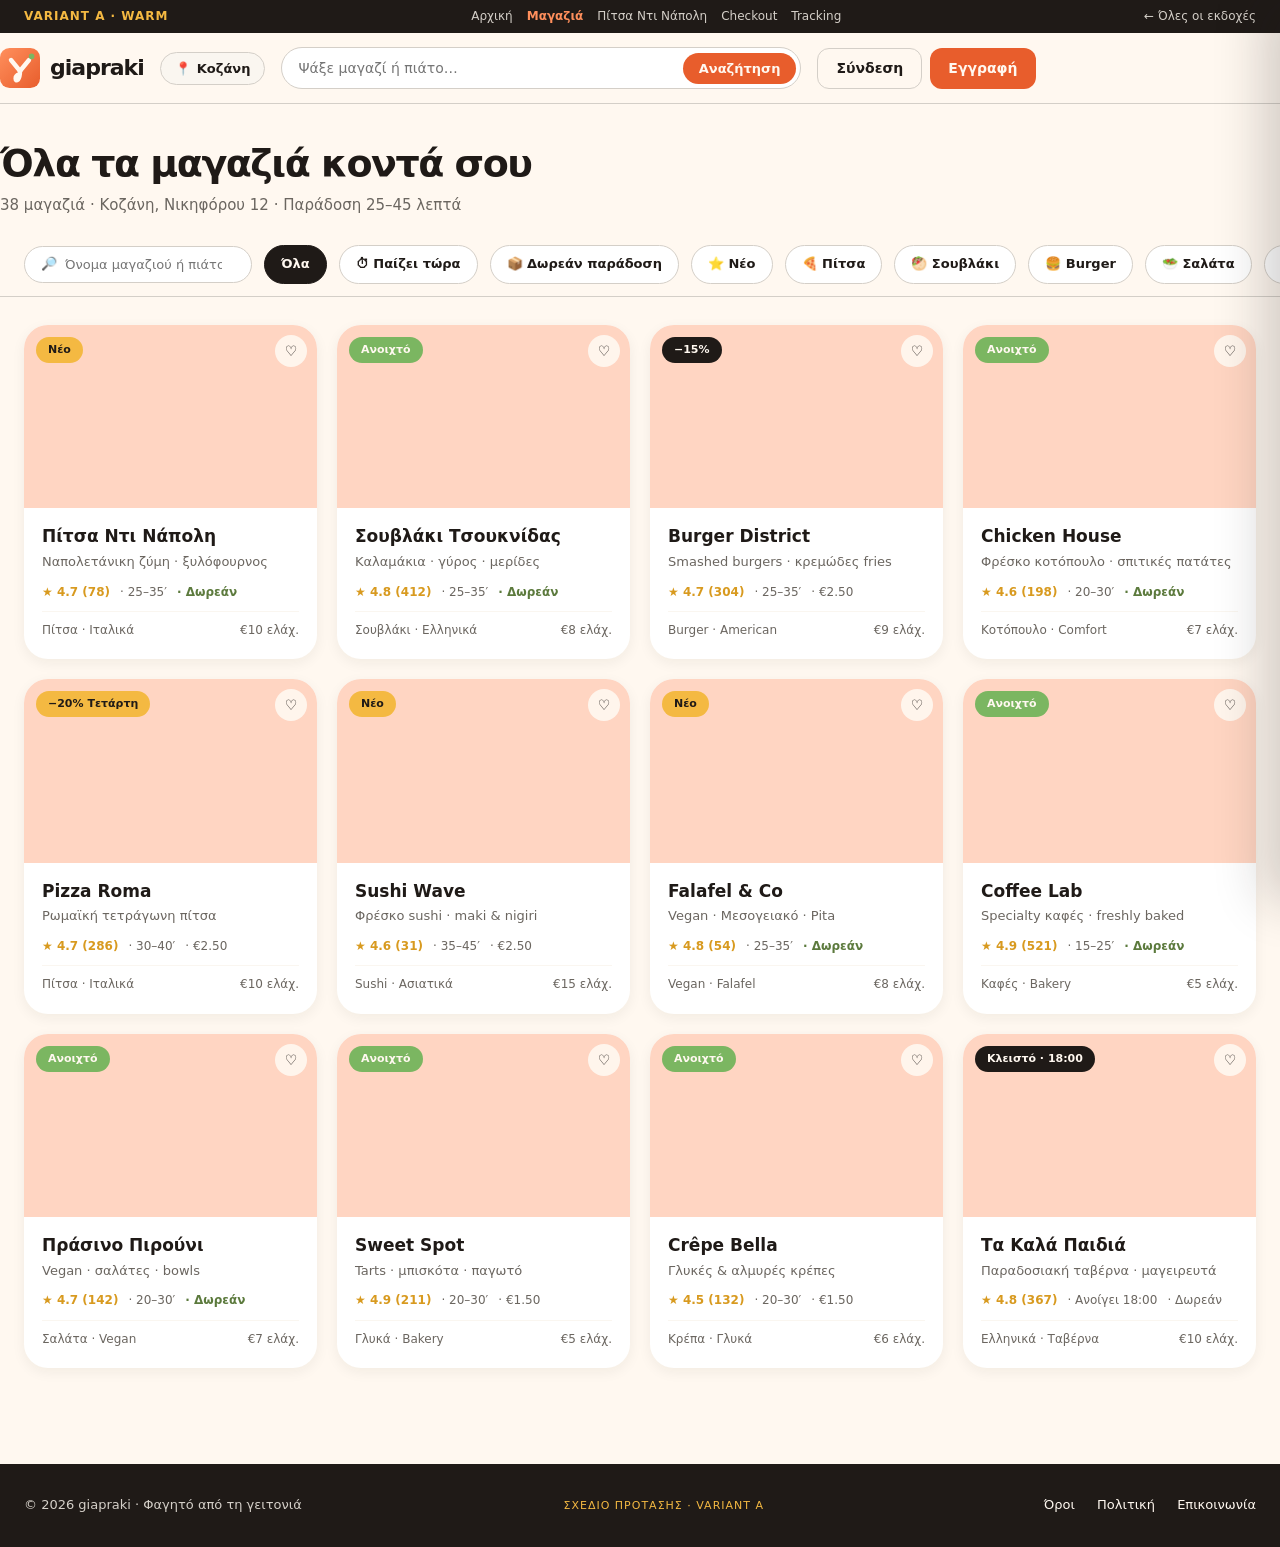
<file: a/stores.html>
<!doctype html>
<html lang="el">
<head>
<meta charset="utf-8">
<title>giapraki · Μαγαζιά κοντά σου</title>
<meta name="viewport" content="width=device-width,initial-scale=1">
<meta name="robots" content="noindex,nofollow">
<link rel="icon" type="image/svg+xml" href="../assets/favicon.svg">
<link rel="stylesheet" href="../assets/cart.css">
<link rel="stylesheet" href="../assets/mobile-nav.css">
<style>
  :root {
    --coral: #FF8F5C; --coral-deep: #E85D2C; --coral-soft: #FFD5C2;
    --sage: #7BB661; --olive: #5C7A3D;
    --saffron: #F4B942; --saffron-deep: #D89A1F;
    --ink: #1F1A17; --ink-muted: #6B6660; --pebble: #D4CFC8;
    --cloud: #FAF6F0; --cream: #FFF8F0;
  }
  * { box-sizing: border-box; margin: 0; padding: 0; }
  body {
    font-family: 'Inter', system-ui, -apple-system, sans-serif;
    background: var(--cream); color: var(--ink); line-height: 1.45;
    -webkit-font-smoothing: antialiased;
  }
  .wrap { max-width: 1280px; margin: 0 auto; padding: 0 24px; }
  .demo {
    background: var(--ink); color: var(--cream); font-size: 12px;
    padding: 8px 24px;
    display: flex; gap: 16px; align-items: center; justify-content: space-between; flex-wrap: wrap;
  }
  .demo .label { color: var(--saffron); font-weight: 700; letter-spacing: 1px; text-transform: uppercase; }
  .demo .links { display: flex; gap: 14px; }
  .demo a { color: var(--pebble); text-decoration: none; }
  .demo a.active { color: var(--coral); font-weight: 700; }
  .demo a:hover { color: var(--cream); }

  header.site {
    position: sticky; top: 0; z-index: 60;
    background: var(--cream); border-bottom: 1px solid var(--pebble);
  }
  .nav { display: flex; align-items: center; gap: 16px; padding: 14px 0; }
  .logo { display: inline-flex; align-items: center; gap: 10px; text-decoration: none; color: var(--ink); flex-shrink: 0; }
  .logo-mark { width: 40px; height: 40px; }
  .logo .word { font-size: 22px; font-weight: 900; letter-spacing: -1px; }
  .city-pill {
    display: inline-flex; align-items: center; gap: 6px;
    padding: 8px 14px; border-radius: 999px;
    background: var(--cloud); border: 1px solid var(--pebble);
    font-size: 13px; font-weight: 700; cursor: pointer; white-space: nowrap;
    color: var(--ink); font-family: inherit;
  }
  .city-pill:hover { border-color: var(--coral); color: var(--coral-deep); }
  .header-search {
    flex: 1; min-width: 200px; max-width: 520px;
    background: white; border: 1px solid var(--pebble);
    border-radius: 999px; padding: 4px 4px 4px 16px;
    display: flex; align-items: center; gap: 8px;
  }
  .header-search input {
    flex: 1; border: none; outline: none; padding: 8px 0; font-size: 14px;
    background: transparent; font-family: inherit;
  }
  .header-search button {
    background: var(--coral-deep); color: var(--cream);
    border: none; padding: 8px 16px; border-radius: 999px;
    font-weight: 700; font-size: 13px; cursor: pointer; font-family: inherit;
  }
  .header-actions { display: flex; gap: 8px; flex-shrink: 0; }
  .btn {
    padding: 9px 18px; border-radius: 12px; font-weight: 700; font-size: 14px;
    border: none; cursor: pointer; text-decoration: none;
    display: inline-flex; align-items: center; gap: 8px; font-family: inherit;
  }
  .btn-primary { background: var(--coral-deep); color: var(--cream); }
  .btn-ghost { background: transparent; color: var(--ink); border: 1px solid var(--pebble); }

  /* Page */
  .page-head { padding: 32px 0 16px; }
  .page-head h1 { font-size: clamp(28px, 4vw, 38px); font-weight: 900; letter-spacing: -1.5px; }
  .page-head .meta { color: var(--ink-muted); font-size: 15px; margin-top: 4px; }

  .filter-bar {
    position: sticky; top: 68px; z-index: 50;
    background: var(--cream); padding: 12px 0;
    border-bottom: 1px solid var(--pebble);
  }
  .filter-row {
    display: flex; gap: 12px; align-items: center;
    flex-wrap: nowrap; overflow-x: auto;
    scrollbar-width: none;
  }
  .filter-row::-webkit-scrollbar { display: none; }
  .filter-search {
    flex-shrink: 0; min-width: 220px;
    background: white; border: 1px solid var(--pebble);
    border-radius: 999px; padding: 8px 16px;
    display: inline-flex; align-items: center; gap: 8px;
    font-size: 13px;
  }
  .filter-search input { border: none; outline: none; font-family: inherit; font-size: 13px; min-width: 0; flex: 1; }
  .pill {
    flex-shrink: 0;
    padding: 9px 16px; border-radius: 999px;
    background: white; border: 1px solid var(--pebble);
    font-size: 13px; font-weight: 700; cursor: pointer;
    text-decoration: none; color: var(--ink);
    white-space: nowrap; transition: all 0.15s; font-family: inherit;
  }
  .pill:hover { border-color: var(--coral); color: var(--coral-deep); }
  .pill.active { background: var(--ink); color: var(--cream); border-color: var(--ink); }
  .sort {
    margin-left: auto; flex-shrink: 0;
    color: var(--ink-muted); font-size: 13px; font-weight: 600;
    border: 1px solid var(--pebble); padding: 8px 14px; border-radius: 999px;
    background: white; cursor: pointer; font-family: inherit;
  }

  /* Grid */
  .grid {
    display: grid; grid-template-columns: repeat(auto-fill, minmax(280px, 1fr));
    gap: 20px; padding: 28px 0 64px;
  }
  .card {
    background: white; border-radius: 24px; overflow: hidden;
    box-shadow: 0 4px 14px rgba(31, 26, 23, 0.06);
    transition: transform 0.18s, box-shadow 0.18s;
    cursor: pointer; text-decoration: none; color: var(--ink); display: block;
  }
  .card:hover { transform: translateY(-4px); box-shadow: 0 18px 44px rgba(31, 26, 23, 0.13); }
  .card-img {
    aspect-ratio: 16/10; background: var(--coral-soft);
    background-size: cover; background-position: center; position: relative;
  }
  .badge {
    position: absolute; top: 12px; left: 12px;
    background: var(--cream); color: var(--coral-deep);
    padding: 5px 12px; border-radius: 999px; font-size: 11px; font-weight: 700;
  }
  .badge.sage { background: var(--sage); color: var(--cream); }
  .badge.saffron { background: var(--saffron); color: var(--ink); }
  .badge.ink { background: var(--ink); color: var(--cream); }
  .heart {
    position: absolute; top: 10px; right: 10px;
    width: 32px; height: 32px; border-radius: 50%;
    background: rgba(255, 248, 240, 0.92);
    display: inline-flex; align-items: center; justify-content: center;
    font-size: 14px; cursor: pointer;
  }
  .card-body { padding: 16px 18px 20px; }
  .card-name { font-size: 17px; font-weight: 800; margin-bottom: 4px; }
  .card-desc { font-size: 13px; color: var(--ink-muted); margin-bottom: 12px; }
  .card-meta { display: flex; gap: 10px; font-size: 12px; color: var(--ink-muted); flex-wrap: wrap; }
  .card-meta .rating { color: var(--saffron-deep); font-weight: 700; }
  .card-meta .free { color: var(--olive); font-weight: 700; }
  .card-meta-row {
    border-top: 1px solid var(--cloud); padding-top: 10px; margin-top: 10px;
    display: flex; justify-content: space-between; font-size: 12px; color: var(--ink-muted);
  }

  footer.site {
    background: var(--ink); color: var(--pebble);
    padding: 32px 0; margin-top: 32px; font-size: 13px;
  }
  footer.site .wrap { display: flex; justify-content: space-between; align-items: center; flex-wrap: wrap; gap: 12px; }
  footer.site a { color: var(--cream); text-decoration: none; margin-left: 18px; }
  .disclaimer { color: var(--saffron); font-size: 11px; letter-spacing: 1px; text-transform: uppercase; }

  @media (max-width: 640px) {
    .demo .links { display: none; }
    .nav { flex-wrap: wrap; gap: 10px; }
    .header-search { order: 4; flex-basis: 100%; }
    .header-actions .btn-primary { display: none; }
    .filter-bar { top: 60px; }
    .grid { grid-template-columns: 1fr 1fr; gap: 12px; }
    .card-body { padding: 12px 14px 16px; }
    .card-name { font-size: 14px; }
    .card-desc { font-size: 11px; }
    .card-meta { font-size: 11px; }
    .heart { display: none; }
  }
</style>
</head>
<body>

<div class="demo">
  <span class="label">Variant A · Warm</span>
  <div class="links">
    <a href="home.html">Αρχική</a>
    <a href="stores.html" class="active">Μαγαζιά</a>
    <a href="store.html">Πίτσα Ντι Νάπολη</a>
    <a href="checkout.html">Checkout</a>
    <a href="track.html">Tracking</a>
  </div>
  <a href="../index.html">← Όλες οι εκδοχές</a>
</div>

<header class="site">
  <div class="wrap nav">
    <a href="home.html" class="logo" aria-label="giapraki αρχική">
      <img src="../assets/favicon.svg" alt="" class="logo-mark">
      <span class="word">giapraki</span>
    </a>
    <button class="city-pill"><span aria-hidden="true">📍</span> Κοζάνη</button>
    <div class="header-search" role="search">
      <input type="search" placeholder="Ψάξε μαγαζί ή πιάτο…" aria-label="Αναζήτηση">
      <button type="button">Αναζήτηση</button>
    </div>
    <div class="header-actions">
      <a href="#" class="btn btn-ghost">Σύνδεση</a>
      <a href="#" class="btn btn-primary">Εγγραφή</a>
    </div>
  </div>
</header>

<main>
  <div class="wrap page-head">
    <h1>Όλα τα μαγαζιά κοντά σου</h1>
    <div class="meta">38 μαγαζιά · Κοζάνη, Νικηφόρου 12 · Παράδοση 25–45 λεπτά</div>
  </div>

  <div class="filter-bar">
    <div class="wrap filter-row">
      <div class="filter-search">
        <span aria-hidden="true">🔎</span>
        <input type="search" placeholder="Όνομα μαγαζιού ή πιάτο…">
      </div>
      <a href="#" class="pill active">Όλα</a>
      <a href="#" class="pill">⏱ Παίζει τώρα</a>
      <a href="#" class="pill">📦 Δωρεάν παράδοση</a>
      <a href="#" class="pill">⭐ Νέο</a>
      <a href="#" class="pill">🍕 Πίτσα</a>
      <a href="#" class="pill">🥙 Σουβλάκι</a>
      <a href="#" class="pill">🍔 Burger</a>
      <a href="#" class="pill">🥗 Σαλάτα</a>
      <a href="#" class="pill">🍣 Sushi</a>
      <a href="#" class="pill">🍰 Γλυκά</a>
      <a href="#" class="pill">☕ Καφές</a>
      <a href="#" class="pill">🌱 Vegan</a>
      <button class="sort" aria-label="Ταξινόμηση">Συνιστώμενα ▾</button>
    </div>
  </div>

  <div class="wrap">
    <div class="grid">

      <a href="store.html" class="card">
        <div class="card-img" style="background-image:url('https://images.unsplash.com/photo-1604382354936-07c5d9983bd3?w=600&fit=crop');">
          <span class="badge saffron">Νέο</span>
          <span class="heart">♡</span>
        </div>
        <div class="card-body">
          <div class="card-name">Πίτσα Ντι Νάπολη</div>
          <div class="card-desc">Ναπολετάνικη ζύμη · ξυλόφουρνος</div>
          <div class="card-meta">
            <span class="rating">★ 4.7 (78)</span>
            <span>· 25–35′</span>
            <span class="free">· Δωρεάν</span>
          </div>
          <div class="card-meta-row"><span>Πίτσα · Ιταλικά</span><span>€10 ελάχ.</span></div>
        </div>
      </a>

      <a href="store.html" class="card">
        <div class="card-img" style="background-image:url('https://images.unsplash.com/photo-1599487488170-d11ec9c172f0?w=600&fit=crop');">
          <span class="badge sage">Ανοιχτό</span>
          <span class="heart">♡</span>
        </div>
        <div class="card-body">
          <div class="card-name">Σουβλάκι Τσουκνίδας</div>
          <div class="card-desc">Καλαμάκια · γύρος · μερίδες</div>
          <div class="card-meta">
            <span class="rating">★ 4.8 (412)</span>
            <span>· 25–35′</span>
            <span class="free">· Δωρεάν</span>
          </div>
          <div class="card-meta-row"><span>Σουβλάκι · Ελληνικά</span><span>€8 ελάχ.</span></div>
        </div>
      </a>

      <a href="store.html" class="card">
        <div class="card-img" style="background-image:url('https://images.unsplash.com/photo-1568901346375-23c9450c58cd?w=600&fit=crop');">
          <span class="badge ink">−15%</span>
          <span class="heart">♡</span>
        </div>
        <div class="card-body">
          <div class="card-name">Burger District</div>
          <div class="card-desc">Smashed burgers · κρεμώδες fries</div>
          <div class="card-meta">
            <span class="rating">★ 4.7 (304)</span>
            <span>· 25–35′</span>
            <span>· €2.50</span>
          </div>
          <div class="card-meta-row"><span>Burger · American</span><span>€9 ελάχ.</span></div>
        </div>
      </a>

      <a href="store.html" class="card">
        <div class="card-img" style="background-image:url('https://images.unsplash.com/photo-1567620905732-2d1ec7ab7445?w=600&fit=crop');">
          <span class="badge sage">Ανοιχτό</span>
          <span class="heart">♡</span>
        </div>
        <div class="card-body">
          <div class="card-name">Chicken House</div>
          <div class="card-desc">Φρέσκο κοτόπουλο · σπιτικές πατάτες</div>
          <div class="card-meta">
            <span class="rating">★ 4.6 (198)</span>
            <span>· 20–30′</span>
            <span class="free">· Δωρεάν</span>
          </div>
          <div class="card-meta-row"><span>Κοτόπουλο · Comfort</span><span>€7 ελάχ.</span></div>
        </div>
      </a>

      <a href="store.html" class="card">
        <div class="card-img" style="background-image:url('https://images.unsplash.com/photo-1513104890138-7c749659a591?w=600&fit=crop');">
          <span class="badge saffron">−20% Τετάρτη</span>
          <span class="heart">♡</span>
        </div>
        <div class="card-body">
          <div class="card-name">Pizza Roma</div>
          <div class="card-desc">Ρωμαϊκή τετράγωνη πίτσα</div>
          <div class="card-meta">
            <span class="rating">★ 4.7 (286)</span>
            <span>· 30–40′</span>
            <span>· €2.50</span>
          </div>
          <div class="card-meta-row"><span>Πίτσα · Ιταλικά</span><span>€10 ελάχ.</span></div>
        </div>
      </a>

      <a href="store.html" class="card">
        <div class="card-img" style="background-image:url('https://images.unsplash.com/photo-1551782450-a2132b4ba21d?w=600&fit=crop');">
          <span class="badge saffron">Νέο</span>
          <span class="heart">♡</span>
        </div>
        <div class="card-body">
          <div class="card-name">Sushi Wave</div>
          <div class="card-desc">Φρέσκο sushi · maki & nigiri</div>
          <div class="card-meta">
            <span class="rating">★ 4.6 (31)</span>
            <span>· 35–45′</span>
            <span>· €2.50</span>
          </div>
          <div class="card-meta-row"><span>Sushi · Ασιατικά</span><span>€15 ελάχ.</span></div>
        </div>
      </a>

      <a href="store.html" class="card">
        <div class="card-img" style="background-image:url('https://images.unsplash.com/photo-1540713434306-58505cf1b6fc?w=600&fit=crop');">
          <span class="badge saffron">Νέο</span>
          <span class="heart">♡</span>
        </div>
        <div class="card-body">
          <div class="card-name">Falafel & Co</div>
          <div class="card-desc">Vegan · Μεσογειακό · Pita</div>
          <div class="card-meta">
            <span class="rating">★ 4.8 (54)</span>
            <span>· 25–35′</span>
            <span class="free">· Δωρεάν</span>
          </div>
          <div class="card-meta-row"><span>Vegan · Falafel</span><span>€8 ελάχ.</span></div>
        </div>
      </a>

      <a href="store.html" class="card">
        <div class="card-img" style="background-image:url('https://images.unsplash.com/photo-1495474472287-4d71bcdd2085?w=600&fit=crop');">
          <span class="badge sage">Ανοιχτό</span>
          <span class="heart">♡</span>
        </div>
        <div class="card-body">
          <div class="card-name">Coffee Lab</div>
          <div class="card-desc">Specialty καφές · freshly baked</div>
          <div class="card-meta">
            <span class="rating">★ 4.9 (521)</span>
            <span>· 15–25′</span>
            <span class="free">· Δωρεάν</span>
          </div>
          <div class="card-meta-row"><span>Καφές · Bakery</span><span>€5 ελάχ.</span></div>
        </div>
      </a>

      <a href="store.html" class="card">
        <div class="card-img" style="background-image:url('https://images.unsplash.com/photo-1546069901-ba9599a7e63c?w=600&fit=crop');">
          <span class="badge sage">Ανοιχτό</span>
          <span class="heart">♡</span>
        </div>
        <div class="card-body">
          <div class="card-name">Πράσινο Πιρούνι</div>
          <div class="card-desc">Vegan · σαλάτες · bowls</div>
          <div class="card-meta">
            <span class="rating">★ 4.7 (142)</span>
            <span>· 20–30′</span>
            <span class="free">· Δωρεάν</span>
          </div>
          <div class="card-meta-row"><span>Σαλάτα · Vegan</span><span>€7 ελάχ.</span></div>
        </div>
      </a>

      <a href="store.html" class="card">
        <div class="card-img" style="background-image:url('https://images.unsplash.com/photo-1551024506-0bccd828d307?w=600&fit=crop');">
          <span class="badge sage">Ανοιχτό</span>
          <span class="heart">♡</span>
        </div>
        <div class="card-body">
          <div class="card-name">Sweet Spot</div>
          <div class="card-desc">Tarts · μπισκότα · παγωτό</div>
          <div class="card-meta">
            <span class="rating">★ 4.9 (211)</span>
            <span>· 20–30′</span>
            <span>· €1.50</span>
          </div>
          <div class="card-meta-row"><span>Γλυκά · Bakery</span><span>€5 ελάχ.</span></div>
        </div>
      </a>

      <a href="store.html" class="card">
        <div class="card-img" style="background-image:url('https://images.unsplash.com/photo-1565299624946-b28f40a0ae38?w=600&fit=crop');">
          <span class="badge sage">Ανοιχτό</span>
          <span class="heart">♡</span>
        </div>
        <div class="card-body">
          <div class="card-name">Crêpe Bella</div>
          <div class="card-desc">Γλυκές & αλμυρές κρέπες</div>
          <div class="card-meta">
            <span class="rating">★ 4.5 (132)</span>
            <span>· 20–30′</span>
            <span>· €1.50</span>
          </div>
          <div class="card-meta-row"><span>Κρέπα · Γλυκά</span><span>€6 ελάχ.</span></div>
        </div>
      </a>

      <a href="store.html" class="card">
        <div class="card-img" style="background-image:url('https://images.unsplash.com/photo-1432139509613-5c4255815697?w=600&fit=crop');">
          <span class="badge ink">Κλειστό · 18:00</span>
          <span class="heart">♡</span>
        </div>
        <div class="card-body">
          <div class="card-name">Τα Καλά Παιδιά</div>
          <div class="card-desc">Παραδοσιακή ταβέρνα · μαγειρευτά</div>
          <div class="card-meta">
            <span class="rating">★ 4.8 (367)</span>
            <span>· Ανοίγει 18:00</span>
            <span>· Δωρεάν</span>
          </div>
          <div class="card-meta-row"><span>Ελληνικά · Ταβέρνα</span><span>€10 ελάχ.</span></div>
        </div>
      </a>

    </div>
  </div>
</main>

<footer class="site">
  <div class="wrap">
    <div>© 2026 giapraki · Φαγητό από τη γειτονιά</div>
    <div class="disclaimer">Σχέδιο πρότασης · Variant A</div>
    <div>
      <a href="#">Όροι</a>
      <a href="#">Πολιτική</a>
      <a href="#">Επικοινωνία</a>
    </div>
  </div>
</footer>

<script src="../assets/cart.js"></script>
<script src="../assets/mobile-nav.js"></script>
</body>
</html>
</file>
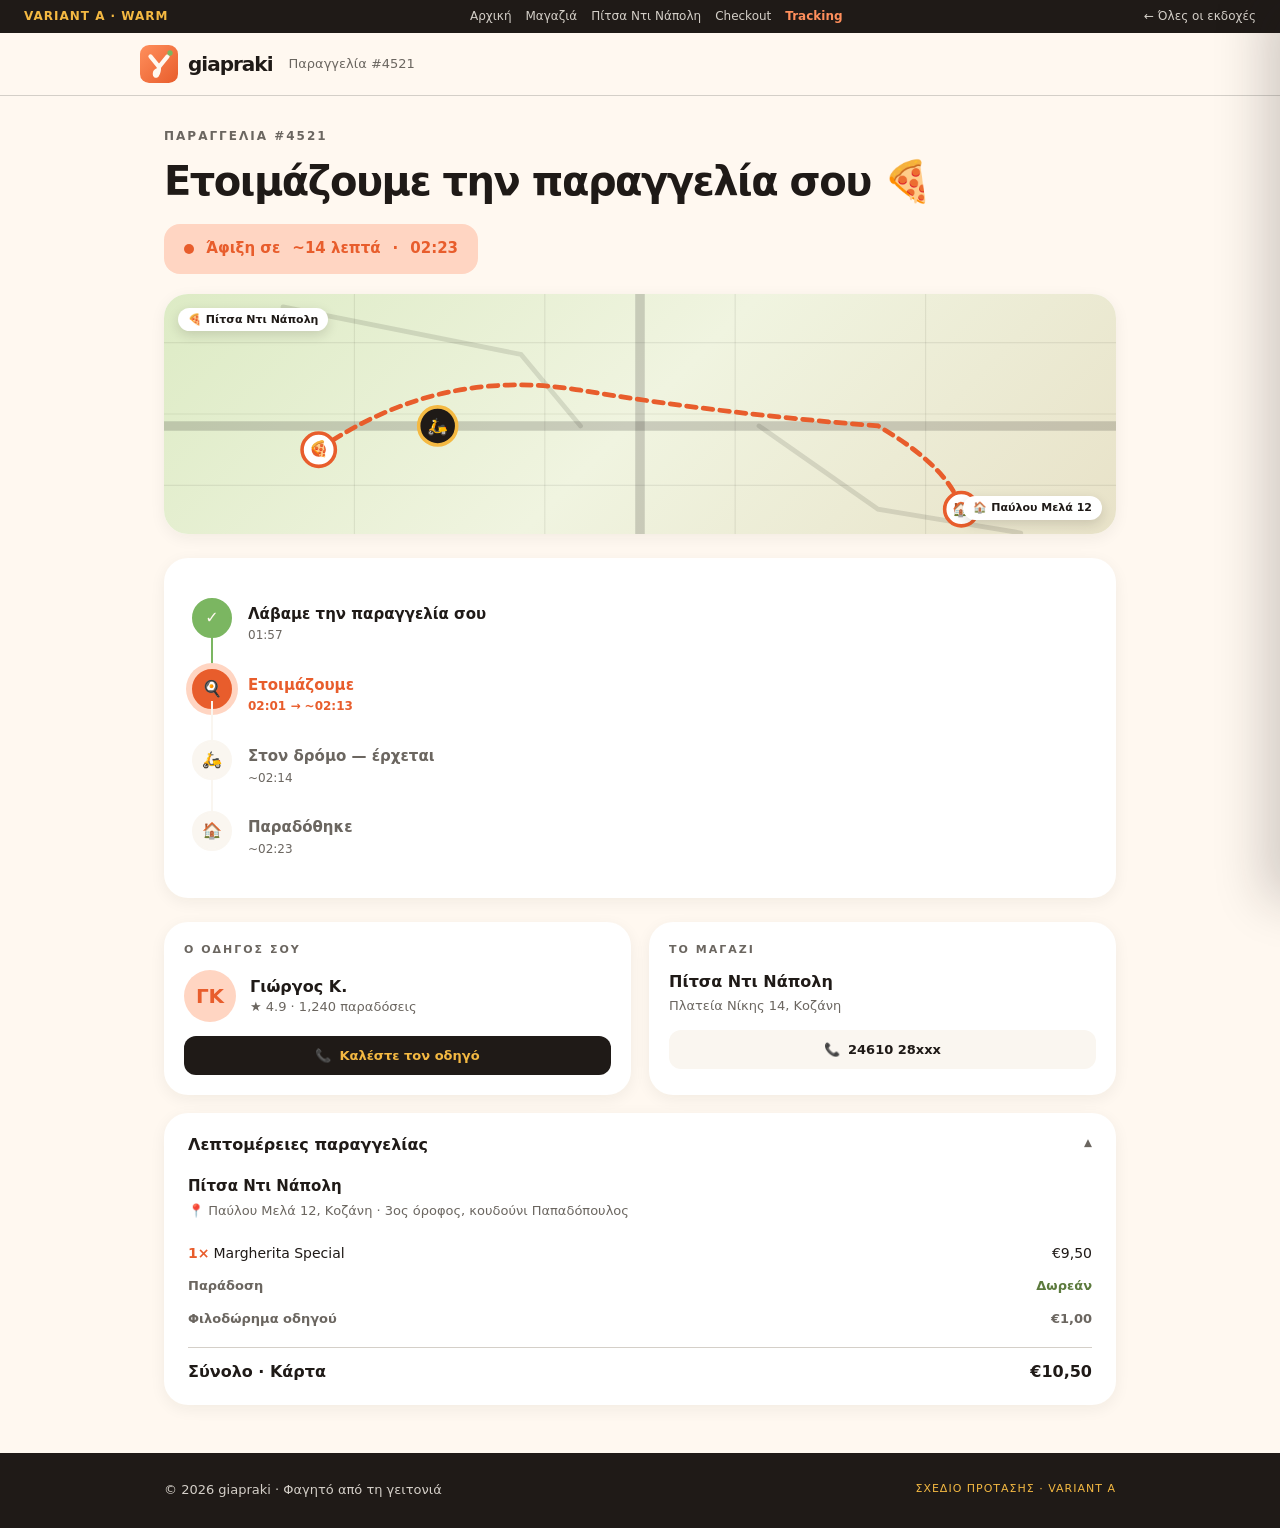
<file: a/track.html>
<!doctype html>
<html lang="el">
<head>
<meta charset="utf-8">
<title>giapraki · Παρακολούθηση παραγγελίας</title>
<meta name="viewport" content="width=device-width,initial-scale=1">
<meta name="robots" content="noindex,nofollow">
<link rel="icon" type="image/svg+xml" href="../assets/favicon.svg">
<link rel="stylesheet" href="../assets/cart.css">
<link rel="stylesheet" href="../assets/mobile-nav.css">
<style>
  :root {
    --coral: #FF8F5C; --coral-deep: #E85D2C; --coral-soft: #FFD5C2;
    --sage: #7BB661; --olive: #5C7A3D;
    --saffron: #F4B942; --saffron-deep: #D89A1F;
    --ink: #1F1A17; --ink-muted: #6B6660; --pebble: #D4CFC8;
    --cloud: #FAF6F0; --cream: #FFF8F0;
  }
  * { box-sizing: border-box; margin: 0; padding: 0; }
  body {
    font-family: 'Inter', system-ui, -apple-system, sans-serif;
    background: var(--cream); color: var(--ink); line-height: 1.45;
    -webkit-font-smoothing: antialiased;
  }
  .wrap { max-width: 1000px; margin: 0 auto; padding: 0 24px; }
  .demo {
    background: var(--ink); color: var(--cream); font-size: 12px;
    padding: 8px 24px;
    display: flex; gap: 16px; align-items: center; justify-content: space-between; flex-wrap: wrap;
  }
  .demo .label { color: var(--saffron); font-weight: 700; letter-spacing: 1px; text-transform: uppercase; }
  .demo .links { display: flex; gap: 14px; }
  .demo a { color: var(--pebble); text-decoration: none; }
  .demo a.active { color: var(--coral); font-weight: 700; }

  header.site { background: var(--cream); border-bottom: 1px solid var(--pebble); }
  .nav { display: flex; align-items: center; gap: 16px; padding: 12px 0; }
  .logo { display: inline-flex; align-items: center; gap: 10px; text-decoration: none; color: var(--ink); flex-shrink: 0; }
  .logo-mark { width: 38px; height: 38px; }
  .logo .word { font-size: 20px; font-weight: 900; letter-spacing: -1px; }
  .crumbs { flex: 1; color: var(--ink-muted); font-size: 13px; }

  /* Hero status */
  .hero-status { padding: 32px 0 20px; }
  .order-num {
    font-size: 12px; color: var(--ink-muted);
    letter-spacing: 2px; text-transform: uppercase; font-weight: 700;
  }
  .hero-status h1 {
    font-size: clamp(28px, 4.5vw, 40px); font-weight: 900;
    letter-spacing: -1.5px; margin: 6px 0 14px;
  }
  .eta-bar {
    background: var(--coral-soft); color: var(--coral-deep);
    padding: 14px 20px; border-radius: 16px;
    display: inline-flex; align-items: center; gap: 12px;
    font-weight: 700; font-size: 15px;
  }
  .eta-bar .pulse {
    width: 10px; height: 10px; border-radius: 50%; background: var(--coral-deep);
    box-shadow: 0 0 0 0 rgba(232, 93, 44, 0.6);
    animation: heartbeat 1.4s ease-out infinite;
  }
  @keyframes heartbeat {
    0% { box-shadow: 0 0 0 0 rgba(232, 93, 44, 0.7); }
    70% { box-shadow: 0 0 0 12px rgba(232, 93, 44, 0); }
    100% { box-shadow: 0 0 0 0 rgba(232, 93, 44, 0); }
  }

  /* Map */
  .map-card {
    background: white; border-radius: 24px; overflow: hidden;
    margin-bottom: 24px;
    box-shadow: 0 4px 16px rgba(31, 26, 23, 0.06);
  }
  .map {
    height: 240px;
    background:
      linear-gradient(135deg, #DDEBC5 0%, #F0F4E0 50%, #E8E2C8 100%);
    position: relative; overflow: hidden;
  }
  .map svg { width: 100%; height: 100%; display: block; }
  .map .grid-line { stroke: rgba(31, 26, 23, 0.08); stroke-width: 1; }
  .map .road { stroke: rgba(31, 26, 23, 0.18); stroke-width: 8; fill: none; stroke-linecap: round; }
  .map .road-thin { stroke: rgba(31, 26, 23, 0.12); stroke-width: 4; fill: none; stroke-linecap: round; }
  .map .route { stroke: var(--coral-deep); stroke-width: 4; fill: none; stroke-linecap: round; stroke-dasharray: 8 6; animation: dash 1.5s linear infinite; }
  @keyframes dash { to { stroke-dashoffset: -28; } }
  .map .pin {
    fill: white; stroke: var(--coral-deep); stroke-width: 3;
  }
  .map .pin-center { fill: var(--coral-deep); }
  .map .driver {
    fill: var(--ink); stroke: var(--saffron); stroke-width: 3;
  }
  .map-label {
    position: absolute; padding: 4px 10px; border-radius: 999px;
    background: white; font-size: 11px; font-weight: 800;
    box-shadow: 0 4px 12px rgba(31, 26, 23, 0.15);
  }

  /* Steps */
  .steps {
    background: white; border-radius: 24px; padding: 28px;
    margin-bottom: 24px;
    box-shadow: 0 4px 16px rgba(31, 26, 23, 0.06);
  }
  .step {
    display: flex; gap: 16px; padding: 12px 0; position: relative;
  }
  .step:not(:last-child)::before {
    content: ""; position: absolute; left: 19px; top: 44px; bottom: -12px;
    width: 2px; background: var(--cloud);
  }
  .step.done:not(:last-child)::before { background: var(--sage); }
  .step .dot {
    flex-shrink: 0; width: 40px; height: 40px; border-radius: 50%;
    background: var(--cloud); display: inline-flex;
    align-items: center; justify-content: center;
    font-size: 16px; color: var(--ink-muted); font-weight: 900;
    border: 2px solid var(--cloud);
  }
  .step.done .dot { background: var(--sage); color: var(--cream); border-color: var(--sage); }
  .step.active .dot {
    background: var(--coral-deep); color: var(--cream); border-color: var(--coral-deep);
    box-shadow: 0 0 0 6px var(--coral-soft);
    animation: pulseDot 1.4s ease-in-out infinite;
  }
  @keyframes pulseDot {
    0%, 100% { box-shadow: 0 0 0 6px var(--coral-soft); }
    50% { box-shadow: 0 0 0 12px rgba(255, 143, 92, 0.18); }
  }
  .step .body { flex: 1; padding-top: 6px; }
  .step .title { font-weight: 800; font-size: 15px; }
  .step.active .title { color: var(--coral-deep); }
  .step.upcoming .title { color: var(--ink-muted); }
  .step .time { font-size: 12px; color: var(--ink-muted); margin-top: 2px; }
  .step.active .time { color: var(--coral-deep); font-weight: 600; }

  /* Cards */
  .grid2 { display: grid; grid-template-columns: 1fr 1fr; gap: 18px; margin-bottom: 18px; }
  .info-card {
    background: white; border-radius: 24px; padding: 20px;
    box-shadow: 0 4px 16px rgba(31, 26, 23, 0.06);
  }
  .info-card h3 {
    font-size: 11px; letter-spacing: 2px; text-transform: uppercase;
    color: var(--ink-muted); font-weight: 700; margin-bottom: 12px;
  }
  .courier { display: flex; align-items: center; gap: 14px; }
  .avatar {
    width: 52px; height: 52px; border-radius: 50%;
    background: var(--coral-soft); color: var(--coral-deep);
    display: inline-flex; align-items: center; justify-content: center;
    font-size: 20px; font-weight: 900;
  }
  .courier .name { font-weight: 800; font-size: 16px; }
  .courier .sub { font-size: 13px; color: var(--ink-muted); }
  .call-btn {
    margin-top: 14px; width: 100%; padding: 12px;
    background: var(--ink); color: var(--saffron);
    border: none; border-radius: 12px;
    font-weight: 800; font-size: 13px; cursor: pointer; font-family: inherit;
    display: flex; align-items: center; justify-content: center; gap: 8px;
  }
  .call-btn:hover { background: var(--coral-deep); color: var(--cream); }
  .call-btn.ghost { background: var(--cloud); color: var(--ink); }
  .call-btn.ghost:hover { background: var(--coral-soft); color: var(--coral-deep); }

  /* Order summary collapsible */
  .order-summary {
    background: white; border-radius: 24px;
    box-shadow: 0 4px 16px rgba(31, 26, 23, 0.06);
    overflow: hidden;
  }
  .order-summary summary {
    padding: 20px 24px; cursor: pointer; list-style: none;
    display: flex; justify-content: space-between; align-items: center;
    font-weight: 800;
  }
  .order-summary summary::-webkit-details-marker { display: none; }
  .order-summary summary::after { content: "▾"; color: var(--ink-muted); transition: transform 0.18s; }
  .order-summary[open] summary::after { transform: rotate(180deg); }
  .order-summary .body { padding: 0 24px 22px; }
  .restaurant { font-size: 15px; font-weight: 800; margin-bottom: 4px; }
  .addr { font-size: 13px; color: var(--ink-muted); margin-bottom: 16px; }
  .item-row {
    display: flex; justify-content: space-between; gap: 8px; align-items: start;
    font-size: 14px; padding: 6px 0;
  }
  .item-row .qty { color: var(--coral-deep); font-weight: 800; margin-right: 4px; }
  .item-row .notes { color: var(--ink-muted); font-size: 11px; font-style: italic; display: block; margin-top: 2px; }
  .total-row {
    display: flex; justify-content: space-between;
    border-top: 1px solid var(--pebble); padding-top: 12px; margin-top: 12px;
    font-size: 16px; font-weight: 900;
  }
  .total-row.sub { font-size: 13px; font-weight: 600; color: var(--ink-muted); border-top: none; padding-top: 4px; margin-top: 4px; }

  footer.site {
    background: var(--ink); color: var(--pebble);
    padding: 28px 0; margin-top: 48px; font-size: 13px;
  }
  footer.site .wrap { display: flex; justify-content: space-between; flex-wrap: wrap; gap: 12px; }
  .disclaimer { color: var(--saffron); font-size: 11px; letter-spacing: 1px; text-transform: uppercase; }

  @media (max-width: 720px) {
    .grid2 { grid-template-columns: 1fr; }
    .demo .links { display: none; }
    .map { height: 200px; }
  }
</style>
</head>
<body>

<div class="demo">
  <span class="label">Variant A · Warm</span>
  <div class="links">
    <a href="home.html">Αρχική</a>
    <a href="stores.html">Μαγαζιά</a>
    <a href="store.html">Πίτσα Ντι Νάπολη</a>
    <a href="checkout.html">Checkout</a>
    <a href="track.html" class="active">Tracking</a>
  </div>
  <a href="../index.html">← Όλες οι εκδοχές</a>
</div>

<header class="site">
  <div class="wrap nav">
    <a href="home.html" class="logo">
      <img src="../assets/favicon.svg" alt="" class="logo-mark">
      <span class="word">giapraki</span>
    </a>
    <div class="crumbs">Παραγγελία <span id="hdr-order-id">#4521</span></div>
  </div>
</header>

<main class="wrap">

  <section class="hero-status">
    <div class="order-num">Παραγγελία <span id="hero-order-id">#4521</span></div>
    <h1 id="hero-title">Ετοιμάζουμε την παραγγελία σου 🍕</h1>
    <div class="eta-bar"><span class="pulse" aria-hidden="true"></span>Άφιξη σε <b id="hero-eta">~22 λεπτά</b> · <span id="hero-arrival">21:34</span></div>
  </section>

  <section class="map-card" aria-label="Χάρτης παράδοσης">
    <div class="map">
      <svg viewBox="0 0 800 240" preserveAspectRatio="xMidYMid slice" role="img" aria-label="Χάρτης διαδρομής οδηγού">
        <!-- subtle grid -->
        <g>
          <line class="grid-line" x1="0" y1="60" x2="800" y2="60"/>
          <line class="grid-line" x1="0" y1="120" x2="800" y2="120"/>
          <line class="grid-line" x1="0" y1="180" x2="800" y2="180"/>
          <line class="grid-line" x1="160" y1="0" x2="160" y2="240"/>
          <line class="grid-line" x1="320" y1="0" x2="320" y2="240"/>
          <line class="grid-line" x1="480" y1="0" x2="480" y2="240"/>
          <line class="grid-line" x1="640" y1="0" x2="640" y2="240"/>
        </g>
        <!-- roads -->
        <path class="road" d="M 0 130 L 800 130"/>
        <path class="road" d="M 400 0 L 400 240"/>
        <path class="road-thin" d="M 100 30 L 300 70 L 350 130"/>
        <path class="road-thin" d="M 500 130 L 600 200 L 720 220"/>
        <!-- route from store to home -->
        <path class="route" d="M 130 150 Q 230 80 350 100 T 600 130 Q 660 165 670 200"/>
        <!-- store pin (left) -->
        <g transform="translate(130 150)">
          <circle class="pin" r="14"/>
          <circle class="pin-center" r="6"/>
          <text x="0" y="4" text-anchor="middle" font-size="13" fill="white" font-weight="900">🍕</text>
        </g>
        <!-- driver (mid) -->
        <g id="driver-pin" transform="translate(420 110)">
          <circle r="16" class="driver"/>
          <text x="0" y="5" text-anchor="middle" font-size="14" fill="var(--saffron)">🛵</text>
        </g>
        <!-- home pin (right) -->
        <g transform="translate(670 200)">
          <circle class="pin" r="14"/>
          <circle class="pin-center" r="6"/>
          <text x="0" y="4" text-anchor="middle" font-size="12" fill="white" font-weight="900">🏠</text>
        </g>
      </svg>
      <div class="map-label" style="left:14px; top:14px;">🍕 Πίτσα Ντι Νάπολη</div>
      <div class="map-label" style="right:14px; bottom:14px;">🏠 Παύλου Μελά 12</div>
    </div>
  </section>

  <section class="steps" id="steps" aria-label="Κατάσταση παραγγελίας">
    <div class="step done" data-step="0">
      <div class="dot">✓</div>
      <div class="body"><div class="title">Λάβαμε την παραγγελία σου</div><div class="time" id="t-step-0">21:08</div></div>
    </div>
    <div class="step active" data-step="1">
      <div class="dot">🍳</div>
      <div class="body"><div class="title">Ετοιμάζουμε</div><div class="time" id="t-step-1">21:12 → ~21:24</div></div>
    </div>
    <div class="step upcoming" data-step="2">
      <div class="dot">🛵</div>
      <div class="body"><div class="title">Στον δρόμο — έρχεται</div><div class="time" id="t-step-2">~21:25</div></div>
    </div>
    <div class="step upcoming" data-step="3">
      <div class="dot">🏠</div>
      <div class="body"><div class="title">Παραδόθηκε</div><div class="time" id="t-step-3">~21:34</div></div>
    </div>
  </section>

  <div class="grid2">
    <div class="info-card">
      <h3>Ο οδηγός σου</h3>
      <div class="courier">
        <div class="avatar" aria-hidden="true">ΓΚ</div>
        <div>
          <div class="name">Γιώργος Κ.</div>
          <div class="sub">★ 4.9 · 1,240 παραδόσεις</div>
        </div>
      </div>
      <button class="call-btn" type="button"><span aria-hidden="true">📞</span>Καλέστε τον οδηγό</button>
    </div>

    <div class="info-card">
      <h3>Το μαγαζί</h3>
      <div style="font-size:16px;font-weight:800;margin-bottom:4px;">Πίτσα Ντι Νάπολη</div>
      <div style="font-size:13px;color:var(--ink-muted);">Πλατεία Νίκης 14, Κοζάνη</div>
      <button class="call-btn ghost" type="button"><span aria-hidden="true">📞</span>24610 28xxx</button>
    </div>
  </div>

  <details class="order-summary" open>
    <summary>Λεπτομέρειες παραγγελίας</summary>
    <div class="body">
      <div class="restaurant" id="os-restaurant">Πίτσα Ντι Νάπολη</div>
      <div class="addr" id="os-address">📍 Παύλου Μελά 12, Κοζάνη · 3ος όροφος, κουδούνι Παπαδόπουλος</div>

      <div id="os-items">
        <div class="item-row"><span><span class="qty">1×</span>Margherita Special</span><span>€9,50</span></div>
      </div>

      <div class="item-row total-row sub" id="os-subtotal-row" style="display:none;"><span>Υποσύνολο</span><span id="os-subtotal">€0,00</span></div>
      <div class="item-row total-row sub" id="os-delivery-row"><span>Παράδοση</span><span id="os-delivery" style="color:var(--olive);font-weight:700;">Δωρεάν</span></div>
      <div class="item-row total-row sub" id="os-tip-row"><span>Φιλοδώρημα οδηγού</span><span id="os-tip">€1,00</span></div>
      <div class="total-row" id="os-total-row"><span id="os-total-label">Σύνολο · Κάρτα</span><span id="os-total">€10,50</span></div>
    </div>
  </details>

</main>

<footer class="site">
  <div class="wrap">
    <div>© 2026 giapraki · Φαγητό από τη γειτονιά</div>
    <div class="disclaimer">Σχέδιο πρότασης · Variant A</div>
  </div>
</footer>

<script src="../assets/cart.js"></script>
<script src="../assets/mobile-nav.js"></script>
<script>
(function () {
  function fmt(n) {
    return '€' + (Math.round(n * 100) / 100).toFixed(2).replace('.', ',');
  }
  function escapeHTML(s) {
    return String(s).replace(/[&<>"']/g, (c) => ({
      '&':'&amp;','<':'&lt;','>':'&gt;','"':'&quot;',"'":'&#39;'
    }[c]));
  }
  function pad(n) { return String(n).padStart(2, '0'); }
  function timeOffset(base, mins) {
    const d = new Date(base.getTime() + mins * 60000);
    return pad(d.getHours()) + ':' + pad(d.getMinutes());
  }

  // get id from query
  const params = new URLSearchParams(location.search);
  const idFromQuery = params.get('id');
  const order = (() => {
    try { return JSON.parse(localStorage.getItem('giapraki_last_order') || 'null'); }
    catch (e) { return null; }
  })();

  const orderId = idFromQuery || (order && order.id) || '4521';
  document.getElementById('hdr-order-id').textContent = '#' + orderId;
  document.getElementById('hero-order-id').textContent = '#' + orderId;

  // restaurant + address
  if (order) {
    document.getElementById('os-restaurant').textContent = order.restaurant || 'Πίτσα Ντι Νάπολη';
    document.getElementById('os-address').textContent = '📍 ' + (order.address || 'Παύλου Μελά 12, Κοζάνη') +
      (order.instructions ? ' · ' + order.instructions : ' · 3ος όροφος, κουδούνι Παπαδόπουλος');

    const itemsBox = document.getElementById('os-items');
    if (order.items && order.items.length) {
      itemsBox.innerHTML = order.items.map((it) => `
        <div class="item-row">
          <span><span class="qty">${it.qty}×</span>${escapeHTML(it.name)}${it.notes ? `<span class="notes">«${escapeHTML(it.notes)}»</span>` : ''}</span>
          <span>${fmt(it.price * it.qty)}</span>
        </div>
      `).join('');
    }

    document.getElementById('os-subtotal-row').style.display = 'flex';
    document.getElementById('os-subtotal').textContent = fmt(order.subtotal || 0);
    if (order.delivery > 0) {
      document.getElementById('os-delivery').textContent = fmt(order.delivery);
      document.getElementById('os-delivery').style.color = '';
    }
    document.getElementById('os-tip-row').style.display = order.tip > 0 ? 'flex' : 'none';
    document.getElementById('os-tip').textContent = order.tip > 0 ? fmt(order.tip) : '—';

    const payLabel = ({
      card: 'Κάρτα', cash: 'Μετρητά στον οδηγό',
      apple: 'Apple Pay', google: 'Google Pay'
    })[order.payment] || 'Κάρτα';
    document.getElementById('os-total-label').textContent = 'Σύνολο · ' + payLabel;
    document.getElementById('os-total').textContent = fmt(order.total || 0);
  }

  // Timeline simulation: every 8s advance step
  const placedAt = order && order.placedAt ? new Date(order.placedAt) : new Date();
  // Build estimated times
  const estimated = [
    { offset: 0,  label: '' },   // received
    { offset: 4,  label: '' },   // preparing
    { offset: 17, label: '' },   // on the way
    { offset: 26, label: '' },   // delivered
  ];
  estimated.forEach((s, i) => {
    document.getElementById('t-step-' + i).textContent = (i === 1 ? timeOffset(placedAt, 4) + ' → ~' + timeOffset(placedAt, 16) : '~' + timeOffset(placedAt, s.offset));
  });
  document.getElementById('t-step-0').textContent = timeOffset(placedAt, 0);

  const totalEta = 26;
  document.getElementById('hero-arrival').textContent = timeOffset(placedAt, totalEta);

  const stepEls = document.querySelectorAll('.step');
  let currentStep = 1; // start at "preparing"
  const titles = [
    'Ετοιμάζουμε την παραγγελία σου 🍳',
    'Ετοιμάζουμε την παραγγελία σου 🍕',
    'Ο οδηγός φεύγει για εσένα 🛵',
    'Παραδόθηκε — καλή σου όρεξη! 🍴',
  ];
  const etas = ['~22 λεπτά', '~14 λεπτά', '~6 λεπτά', 'Παραδόθηκε'];

  function setStep(s) {
    currentStep = Math.min(s, 3);
    stepEls.forEach((el, i) => {
      el.classList.remove('done', 'active', 'upcoming');
      if (i < currentStep) el.classList.add('done');
      else if (i === currentStep) el.classList.add('active');
      else el.classList.add('upcoming');
      const dot = el.querySelector('.dot');
      if (el.classList.contains('done')) dot.textContent = '✓';
      else if (i === 0) dot.textContent = '✓';
      else if (i === 1) dot.textContent = '🍳';
      else if (i === 2) dot.textContent = '🛵';
      else if (i === 3) dot.textContent = '🏠';
    });
    document.getElementById('hero-title').textContent = titles[currentStep] || titles[0];
    document.getElementById('hero-eta').textContent = etas[currentStep] || etas[0];
    if (currentStep >= 3) {
      const eta = document.querySelector('.eta-bar');
      eta.style.background = 'rgba(123, 182, 97, 0.2)';
      eta.style.color = 'var(--olive)';
    }
    // Animate driver pin position
    const driver = document.getElementById('driver-pin');
    if (driver) {
      const positions = [
        { x: 130, y: 150 },  // at store
        { x: 230, y: 130 },  // preparing/leaving store
        { x: 470, y: 110 },  // mid-route
        { x: 670, y: 200 },  // arrived
      ];
      const p = positions[currentStep] || positions[0];
      driver.setAttribute('transform', `translate(${p.x} ${p.y})`);
      driver.style.transition = 'transform 0.8s ease-in-out';
    }
  }

  // start
  setStep(currentStep);

  // auto-advance every 8s for demo
  let interval = setInterval(() => {
    if (currentStep >= 3) {
      clearInterval(interval);
      return;
    }
    setStep(currentStep + 1);
  }, 8000);
})();
</script>
</body>
</html>
</file>
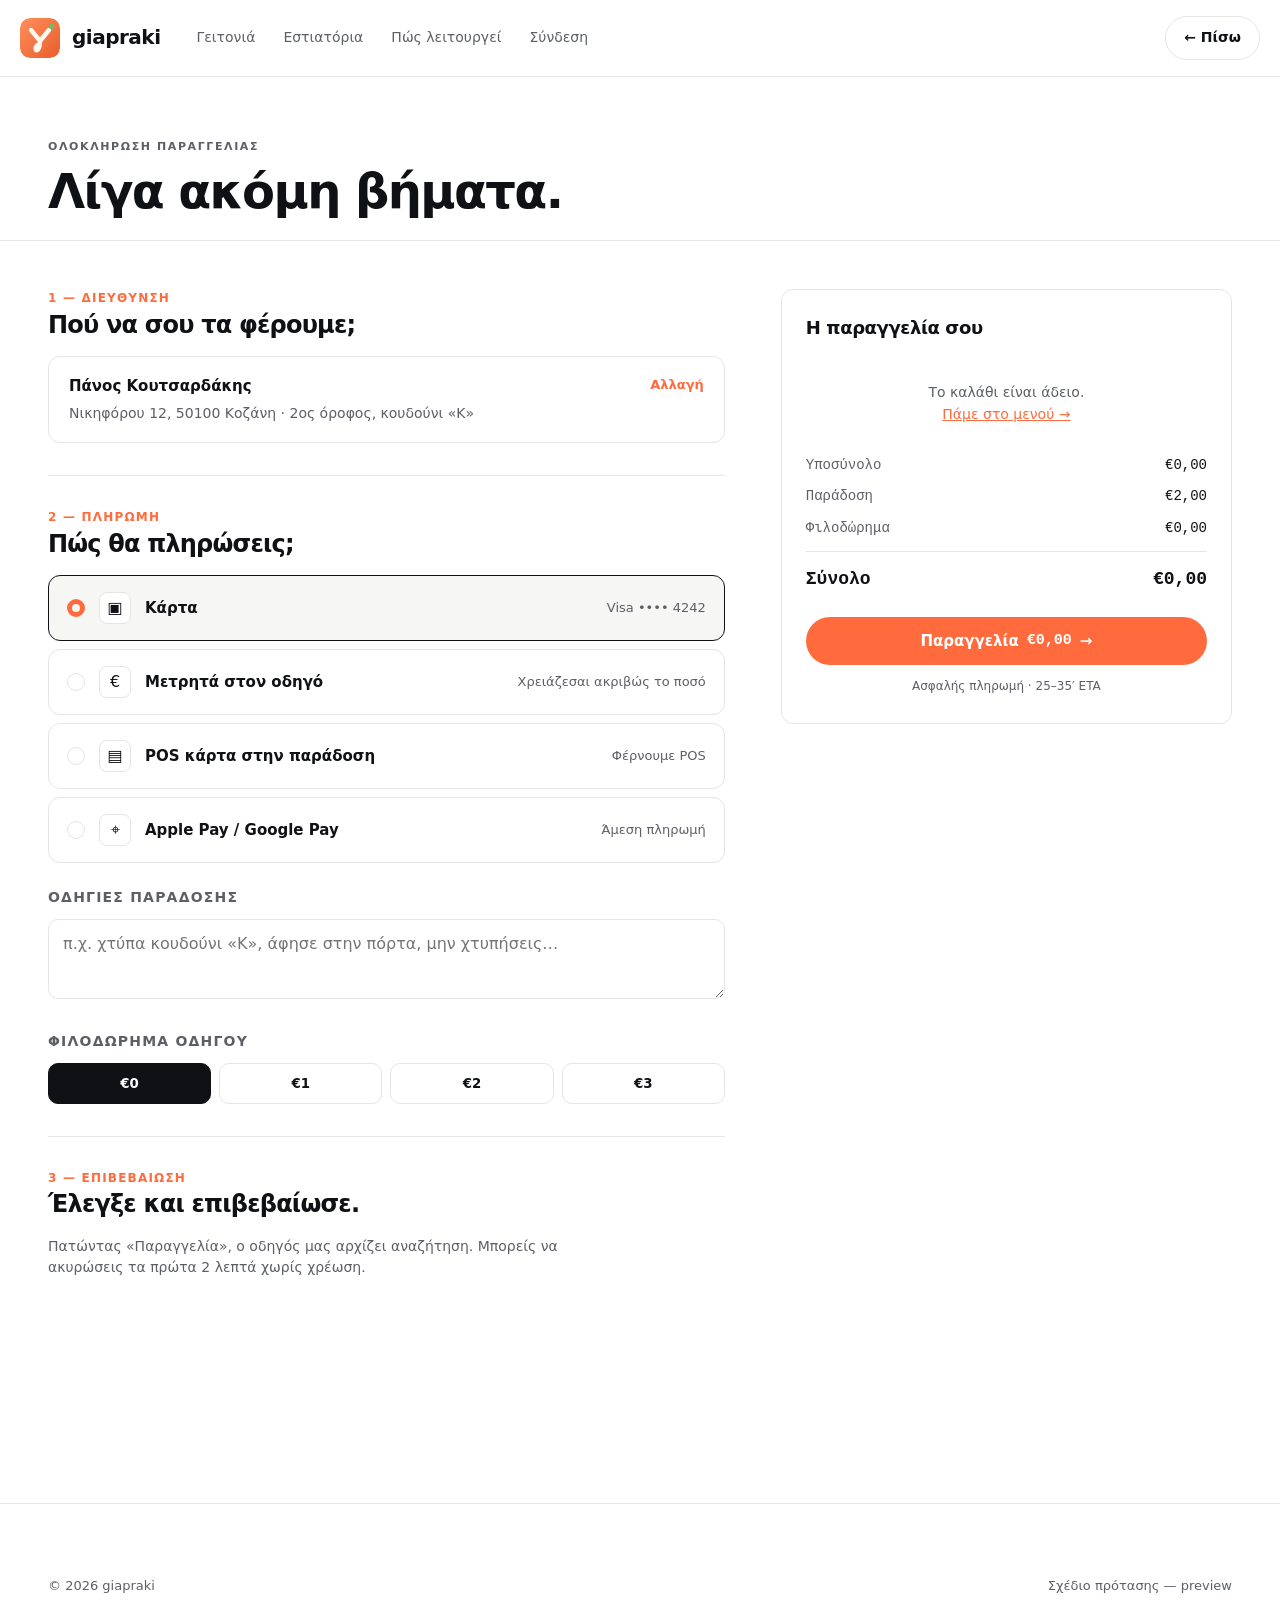
<file: b/checkout.html>
<!doctype html>
<html lang="el">
<head>
<meta charset="utf-8">
<meta name="viewport" content="width=device-width,initial-scale=1">
<meta name="robots" content="noindex,nofollow">
<title>Ολοκλήρωση παραγγελίας · giapraki</title>
<link rel="icon" type="image/svg+xml" href="../assets/favicon.svg">
<link rel="stylesheet" href="../assets/style-b.css">
<link rel="stylesheet" href="../assets/mobile-nav-b.css">
<style>
  .page-head { padding: 56px 0 24px; border-bottom: 1px solid var(--border); }
  .page-head h1 { font-size: clamp(32px,4vw,48px); letter-spacing: -1.6px; }

  .checkout-grid {
    display: grid; grid-template-columns: 1.5fr 1fr; gap: 56px;
    padding: 48px 0 96px;
    align-items: start;
  }

  /* Vertical numbered steps */
  .step {
    padding: 32px 0;
    border-bottom: 1px solid var(--border);
  }
  .step:first-child { padding-top: 0; }
  .step:last-child { border-bottom: 0; }
  .step-num {
    font-size: 12px; font-weight: 700; color: var(--coral);
    letter-spacing: 1.2px; text-transform: uppercase;
    display: block; margin-bottom: 4px;
  }
  .step h2 {
    font-size: 24px; font-weight: 800; letter-spacing: -0.8px;
    margin-bottom: 18px;
  }

  /* Address card */
  .addr-card {
    border: 1px solid var(--border); border-radius: var(--radius-lg);
    padding: 18px 20px; display: flex; justify-content: space-between;
    align-items: start; gap: 20px;
  }
  .addr-card .who { font-weight: 700; margin-bottom: 4px; font-size: 15px; }
  .addr-card .where { color: var(--ink-muted); font-size: 14px; }
  .change-link {
    color: var(--coral); font-weight: 600; font-size: 13px;
    text-decoration: none;
  }
  .change-link:hover { color: var(--coral-deep); text-decoration: underline; }

  /* Payment radios */
  .pay-list { display: flex; flex-direction: column; gap: 8px; }
  .pay-row {
    display: flex; align-items: center; gap: 14px;
    padding: 16px 18px; border: 1px solid var(--border);
    border-radius: var(--radius-lg); cursor: pointer;
    transition: border-color .15s, background .15s;
  }
  .pay-row:hover { border-color: var(--ink); }
  .pay-row input[type=radio] {
    appearance: none; width: 18px; height: 18px;
    border: 1.5px solid var(--border); border-radius: 50%;
    margin: 0; cursor: pointer; position: relative; flex-shrink: 0;
  }
  .pay-row input[type=radio]:checked {
    border-color: var(--coral); border-width: 5px;
  }
  .pay-row.checked { border-color: var(--ink); background: var(--bg-soft); }
  .pay-icon {
    width: 32px; height: 32px; display: inline-flex;
    align-items: center; justify-content: center;
    border: 1px solid var(--border); border-radius: 8px;
    background: var(--bg); font-size: 16px;
  }
  .pay-label { flex: 1; font-weight: 600; font-size: 15px; }
  .pay-meta { color: var(--ink-muted); font-size: 13px; }

  /* Notes */
  .notes-textarea {
    width: 100%; min-height: 80px; resize: vertical;
    padding: 12px 14px; border: 1px solid var(--border);
    border-radius: var(--radius); font: inherit;
    background: var(--bg); outline: 0;
  }
  .notes-textarea:focus { border-color: var(--ink); }

  /* Tip buttons */
  .tip-row { display: flex; gap: 8px; flex-wrap: wrap; }
  .tip-btn {
    flex: 1; min-width: 64px;
    padding: 12px 10px; border: 1px solid var(--border);
    background: var(--bg); border-radius: var(--radius);
    font-weight: 700; cursor: pointer; font-family: inherit;
    color: var(--ink); transition: all .15s;
    font-feature-settings: 'tnum';
  }
  .tip-btn:hover { border-color: var(--ink); }
  .tip-btn.active { background: var(--ink); color: white; border-color: var(--ink); }

  /* Right rail (sticky) */
  .summary-card {
    position: sticky; top: 96px;
    border: 1px solid var(--border); border-radius: var(--radius-lg);
    padding: 24px 24px 28px; background: var(--bg);
  }
  .summary-card h3 {
    font-size: 18px; font-weight: 800; letter-spacing: -0.4px;
    margin-bottom: 16px;
  }
  .sum-line {
    display: flex; justify-content: space-between;
    padding: 8px 0; font-size: 14px; gap: 12px;
    font-feature-settings: 'tnum';
  }
  .sum-line .name { flex: 1; }
  .sum-line .qty { color: var(--ink-muted); }
  .sum-line .price { font-weight: 600; }
  .sum-empty {
    text-align: center; padding: 24px 0;
    color: var(--ink-muted); font-size: 14px;
  }
  .sum-divider { height: 1px; background: var(--border); margin: 16px 0; }
  .sum-row {
    display: flex; justify-content: space-between; padding: 5px 0;
    font-size: 14px; font-feature-settings: 'tnum';
  }
  .sum-row.total {
    border-top: 1px solid var(--border); padding-top: 14px; margin-top: 6px;
    font-size: 18px; font-weight: 800;
  }
  .sum-row .label { color: var(--ink-muted); }
  .sum-row.total .label { color: var(--ink); }

  @media (max-width: 980px) {
    .checkout-grid { grid-template-columns: 1fr; gap: 32px; }
    .summary-card { position: static; }
  }
</style>
</head>
<body>

<header class="site-header">
  <div class="wrap nav">
    <a href="home.html" class="brand" aria-label="giapraki αρχική">
      <object class="mark" data="../assets/favicon.svg" type="image/svg+xml" aria-hidden="true"></object>
      <span class="word">giapraki</span>
    </a>
    <ul>
      <li><a href="home.html">Γειτονιά</a></li>
      <li><a href="stores.html">Εστιατόρια</a></li>
      <li><a href="home.html#how">Πώς λειτουργεί</a></li>
      <li><a href="#">Σύνδεση</a></li>
    </ul>
    <div class="actions">
      <a href="store.html" class="btn btn-ghost">← Πίσω</a>
    </div>
  </div>
</header>

<section class="page-head">
  <div class="wrap">
    <span class="eyebrow">Ολοκλήρωση παραγγελίας</span>
    <h1 style="margin-top:10px;">Λίγα ακόμη βήματα.</h1>
  </div>
</section>

<main class="wrap">
  <form class="checkout-grid" id="checkout-form" onsubmit="submitOrder(event)">

    <div>
      <!-- Step 1 — Address -->
      <section class="step">
        <span class="step-num">1 — Διεύθυνση</span>
        <h2>Πού να σου τα φέρουμε;</h2>
        <div class="addr-card">
          <div>
            <div class="who">Πάνος Κουτσαρδάκης</div>
            <div class="where">Νικηφόρου 12, 50100 Κοζάνη · 2ος όροφος, κουδούνι «Κ»</div>
          </div>
          <a href="#" class="change-link">Αλλαγή</a>
        </div>
      </section>

      <!-- Step 2 — Payment -->
      <section class="step">
        <span class="step-num">2 — Πληρωμή</span>
        <h2>Πώς θα πληρώσεις;</h2>
        <div class="pay-list">
          <label class="pay-row checked">
            <input type="radio" name="pay" value="card" checked>
            <span class="pay-icon" aria-hidden="true">▣</span>
            <span class="pay-label">Κάρτα</span>
            <span class="pay-meta">Visa •••• 4242</span>
          </label>
          <label class="pay-row">
            <input type="radio" name="pay" value="cash">
            <span class="pay-icon" aria-hidden="true">€</span>
            <span class="pay-label">Μετρητά στον οδηγό</span>
            <span class="pay-meta">Χρειάζεσαι ακριβώς το ποσό</span>
          </label>
          <label class="pay-row">
            <input type="radio" name="pay" value="pos">
            <span class="pay-icon" aria-hidden="true">▤</span>
            <span class="pay-label">POS κάρτα στην παράδοση</span>
            <span class="pay-meta">Φέρνουμε POS</span>
          </label>
          <label class="pay-row">
            <input type="radio" name="pay" value="apple">
            <span class="pay-icon" aria-hidden="true">⌖</span>
            <span class="pay-label">Apple Pay / Google Pay</span>
            <span class="pay-meta">Άμεση πληρωμή</span>
          </label>
        </div>

        <div style="margin-top: 24px;">
          <h3 style="font-size:14px; text-transform:uppercase; letter-spacing:1.2px; color:var(--ink-muted); font-weight:600; margin-bottom:10px;">Οδηγίες παράδοσης</h3>
          <textarea class="notes-textarea" placeholder="π.χ. χτύπα κουδούνι «Κ», άφησε στην πόρτα, μην χτυπήσεις…"></textarea>
        </div>

        <div style="margin-top: 24px;">
          <h3 style="font-size:14px; text-transform:uppercase; letter-spacing:1.2px; color:var(--ink-muted); font-weight:600; margin-bottom:10px;">Φιλοδώρημα οδηγού</h3>
          <div class="tip-row" id="tip-row">
            <button type="button" class="tip-btn active" data-tip="0">€0</button>
            <button type="button" class="tip-btn" data-tip="1">€1</button>
            <button type="button" class="tip-btn" data-tip="2">€2</button>
            <button type="button" class="tip-btn" data-tip="3">€3</button>
          </div>
        </div>
      </section>

      <!-- Step 3 — Confirm -->
      <section class="step">
        <span class="step-num">3 — Επιβεβαίωση</span>
        <h2>Έλεγξε και επιβεβαίωσε.</h2>
        <p class="muted" style="font-size:14px; max-width:520px;">
          Πατώντας «Παραγγελία», ο οδηγός μας αρχίζει αναζήτηση. Μπορείς να ακυρώσεις τα πρώτα 2 λεπτά
          χωρίς χρέωση.
        </p>
      </section>
    </div>

    <!-- Sticky summary -->
    <aside>
      <div class="summary-card">
        <h3>Η παραγγελία σου</h3>
        <div id="sum-items"></div>
        <div class="sum-divider" id="sum-divider"></div>
        <div class="sum-row mono"><span class="label">Υποσύνολο</span><span id="sum-subtotal">€0,00</span></div>
        <div class="sum-row mono"><span class="label">Παράδοση</span><span>€2,00</span></div>
        <div class="sum-row mono"><span class="label">Φιλοδώρημα</span><span id="sum-tip">€0,00</span></div>
        <div class="sum-row total mono"><span class="label">Σύνολο</span><span id="sum-total">€0,00</span></div>
        <button type="submit" class="btn btn-coral btn-block btn-lg" style="margin-top:18px;">
          Παραγγελία <span id="sum-cta-total" class="mono">€0,00</span> <span aria-hidden="true">→</span>
        </button>
        <p class="muted" style="font-size:12px; text-align:center; margin-top:12px;">
          Ασφαλής πληρωμή · 25–35′ ETA
        </p>
      </div>
    </aside>
  </form>
</main>

<footer class="site-footer">
  <div class="wrap">
    <div class="foot-bottom">
      <span>© 2026 giapraki</span>
      <span>Σχέδιο πρότασης — preview</span>
    </div>
  </div>
</footer>

<script>
  const KEY = 'giapraki_cart';
  const DELIVERY_FEE = 2.00;
  let tip = 0;

  function readCart() {
    try { return JSON.parse(localStorage.getItem(KEY)) || []; }
    catch { return []; }
  }
  function fmt(n) { return '€' + n.toFixed(2).replace('.', ','); }
  function escapeHtml(s) { return String(s).replace(/[&<>"']/g, m => ({'&':'&amp;','<':'&lt;','>':'&gt;','"':'&quot;',"'":'&#39;'}[m])); }

  function render() {
    const c = readCart();
    const items = document.getElementById('sum-items');
    const divider = document.getElementById('sum-divider');

    if (c.length === 0) {
      items.innerHTML = '<div class="sum-empty">Το καλάθι είναι άδειο.<br><a href="store.html" style="color:var(--coral); text-decoration:underline;">Πάμε στο μενού →</a></div>';
      divider.style.display = 'none';
    } else {
      divider.style.display = 'block';
      items.innerHTML = c.map(it => `
        <div class="sum-line">
          <span class="qty mono">${it.qty}×</span>
          <span class="name">${escapeHtml(it.name)}</span>
          <span class="price mono">${fmt(it.qty * it.price)}</span>
        </div>
      `).join('');
    }

    const subtotal = c.reduce((s, it) => s + it.qty * it.price, 0);
    const total = c.length > 0 ? subtotal + DELIVERY_FEE + tip : 0;

    document.getElementById('sum-subtotal').textContent = fmt(subtotal);
    document.getElementById('sum-tip').textContent = fmt(tip);
    document.getElementById('sum-total').textContent = fmt(total);
    document.getElementById('sum-cta-total').textContent = fmt(total);
  }

  // Tip buttons
  document.querySelectorAll('.tip-btn').forEach(btn => {
    btn.addEventListener('click', () => {
      document.querySelectorAll('.tip-btn').forEach(b => b.classList.remove('active'));
      btn.classList.add('active');
      tip = parseFloat(btn.dataset.tip);
      render();
    });
  });

  // Payment row visual select
  document.querySelectorAll('.pay-row input[type=radio]').forEach(r => {
    r.addEventListener('change', () => {
      document.querySelectorAll('.pay-row').forEach(row => row.classList.remove('checked'));
      if (r.checked) r.closest('.pay-row').classList.add('checked');
    });
  });

  function submitOrder(e) {
    e.preventDefault();
    const c = readCart();
    if (c.length === 0) { alert('Το καλάθι είναι άδειο.'); return; }
    // clear cart
    localStorage.removeItem(KEY);
    // fake order id
    const id = 'GP' + Math.floor(100000 + Math.random() * 900000);
    window.location = 'track.html?id=' + id;
  }

  render();
</script>
<script src="../assets/mobile-nav-b.js"></script>
</body>
</html>
</file>
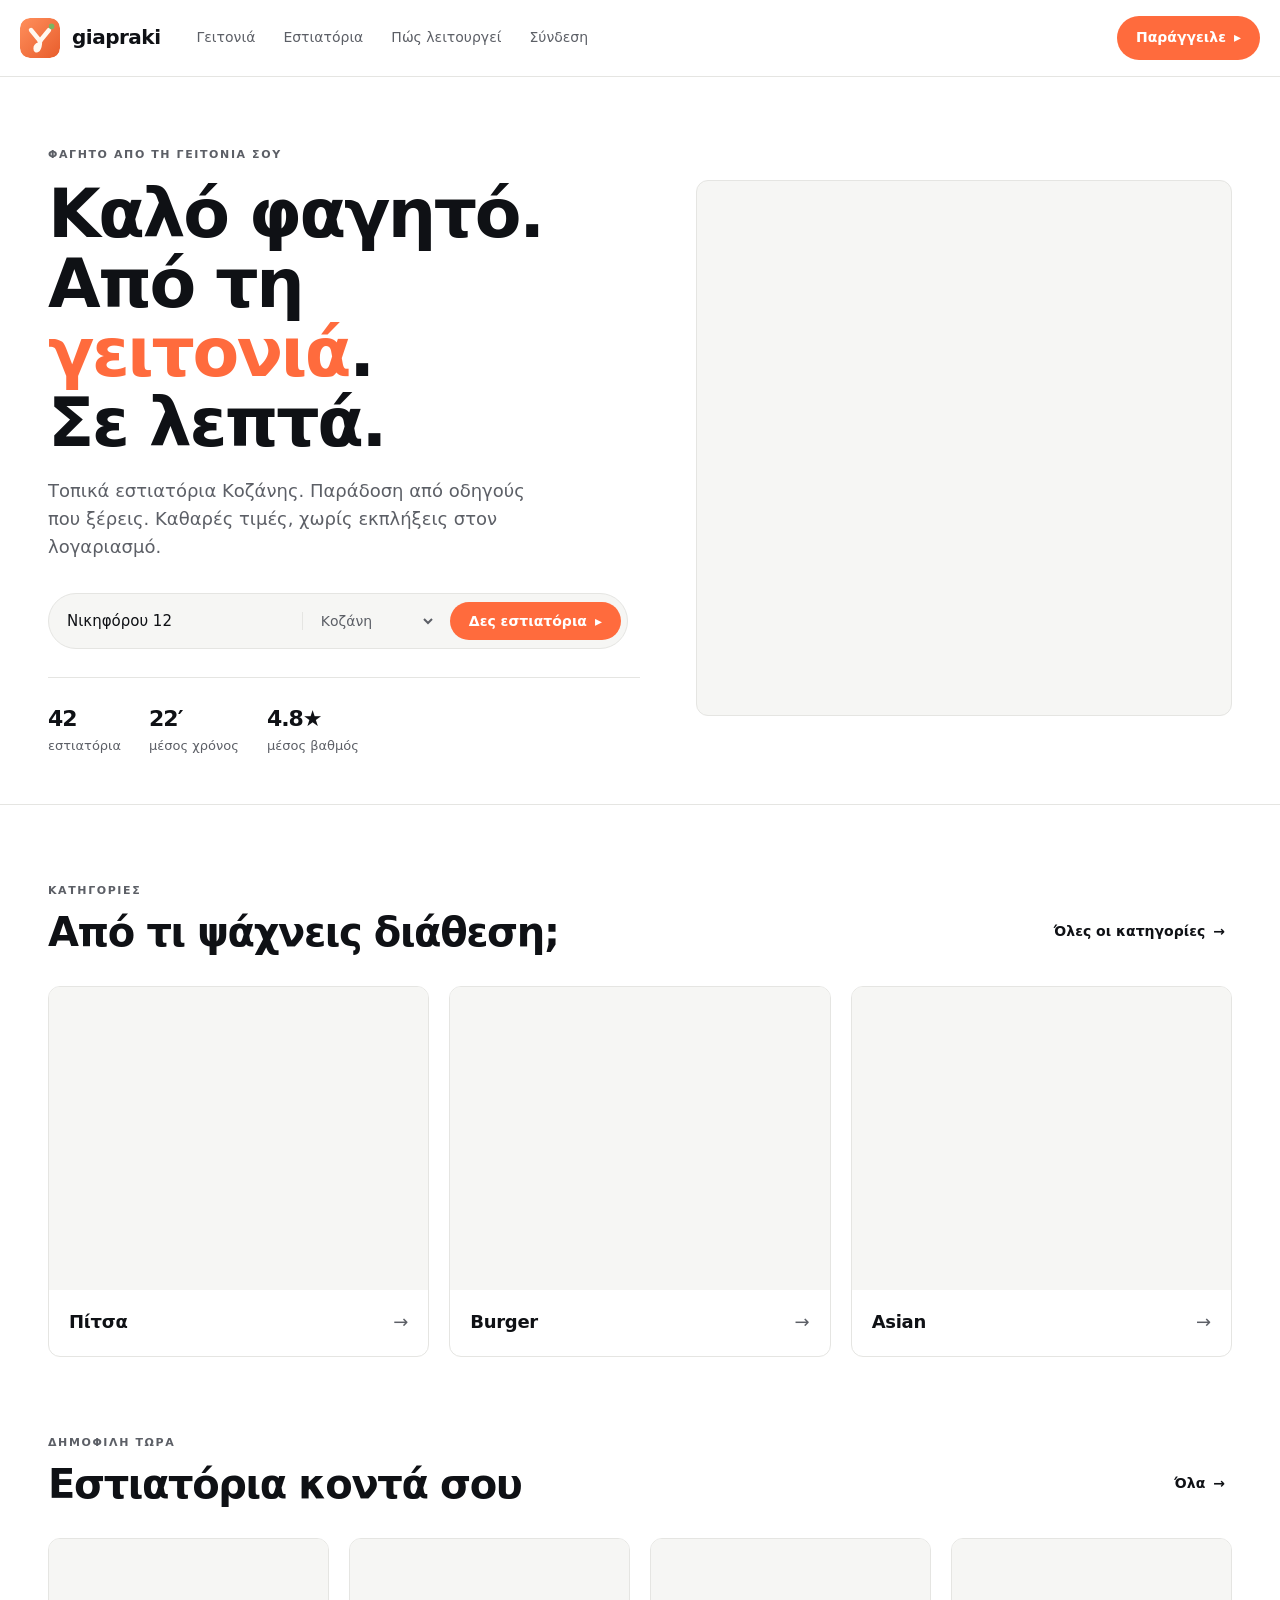
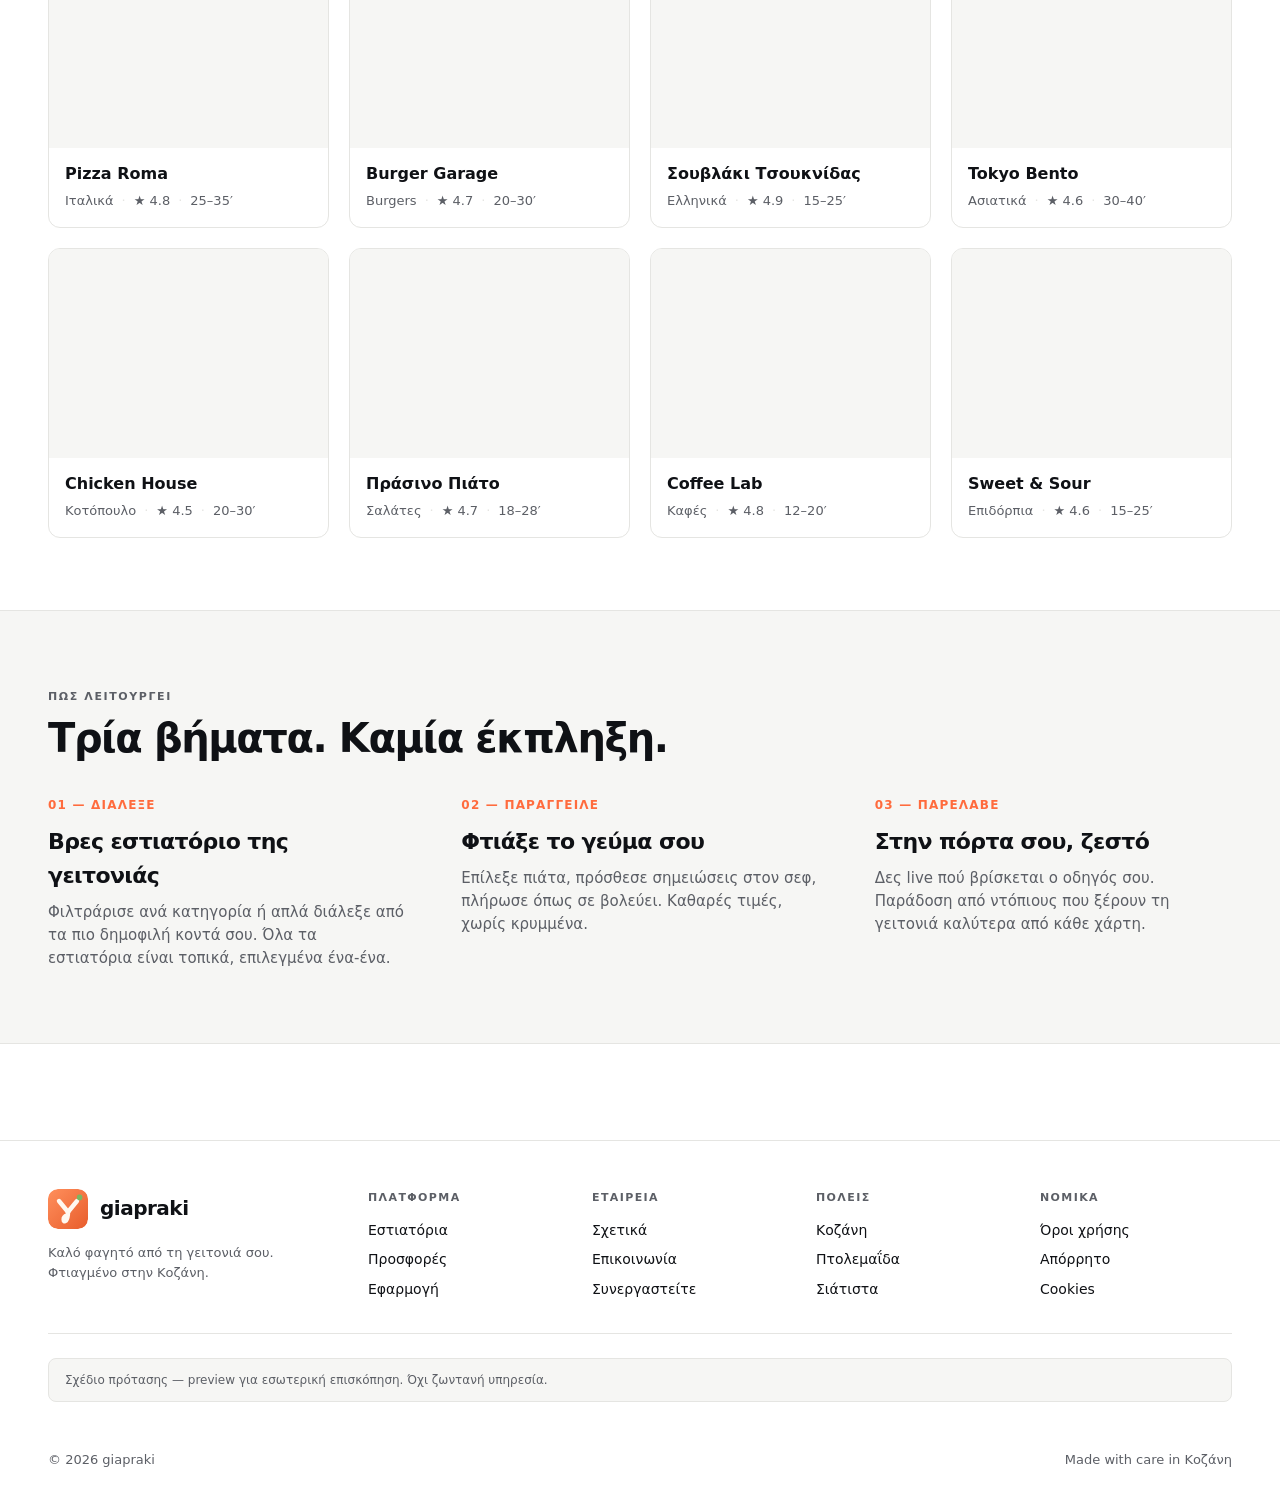
<file: b/home.html>
<!doctype html>
<html lang="el">
<head>
<meta charset="utf-8">
<meta name="viewport" content="width=device-width,initial-scale=1">
<meta name="robots" content="noindex,nofollow">
<title>giapraki · καλό φαγητό από τη γειτονιά</title>
<link rel="icon" type="image/svg+xml" href="../assets/favicon.svg">
<link rel="stylesheet" href="../assets/style-b.css">
<link rel="stylesheet" href="../assets/mobile-nav-b.css">
<style>
  /* ── Hero ──────────────────────────────────────────── */
  .hero {
    padding: 64px 0 48px;
    border-bottom: 1px solid var(--border);
  }
  .hero-grid {
    display: grid; grid-template-columns: 1.05fr 0.95fr; gap: 56px;
    align-items: center;
  }
  .hero h1 { margin-bottom: 20px; }
  .hero h1 em { color: var(--coral); font-style: normal; }
  .hero p.lede {
    font-size: 18px; color: var(--ink-muted);
    max-width: 480px; margin-bottom: 32px;
  }
  .hero-cta-row {
    display: flex; gap: 14px; align-items: center; flex-wrap: wrap;
    margin-top: 12px;
  }
  .hero-img {
    aspect-ratio: 1/1; border-radius: var(--radius-lg); overflow: hidden;
    background: var(--bg-soft);
    background-image: url('https://images.unsplash.com/photo-1565299624946-b28f40a0ae38?w=900&fit=crop');
    background-size: cover; background-position: center;
    border: 1px solid var(--border);
  }
  .hero-meta {
    display: flex; gap: 28px; margin-top: 28px;
    padding-top: 24px; border-top: 1px solid var(--border);
    color: var(--ink-muted); font-size: 13px;
  }
  .hero-meta strong { display: block; color: var(--ink); font-size: 22px; font-weight: 800; letter-spacing: -1px; }

  /* ── Categories (3-up) ─────────────────────────────── */
  .cats { display: grid; grid-template-columns: repeat(3, 1fr); gap: 20px; }
  .cat {
    border: 1px solid var(--border); border-radius: var(--radius-lg);
    overflow: hidden; transition: border-color .15s; color: var(--ink);
  }
  .cat:hover { border-color: var(--ink); }
  .cat-img { aspect-ratio: 5/4; background: var(--bg-soft); background-size: cover; background-position: center; }
  .cat-body { padding: 18px 20px 20px; display: flex; justify-content: space-between; align-items: center; }
  .cat-name { font-size: 18px; font-weight: 700; letter-spacing: -0.3px; }
  .cat-arrow { font-size: 18px; color: var(--ink-muted); }

  /* ── Stores grid ───────────────────────────────────── */
  .stores-grid { display: grid; grid-template-columns: repeat(4, 1fr); gap: 20px; }

  /* ── How it works ──────────────────────────────────── */
  .how {
    background: var(--bg-soft);
    border-top: 1px solid var(--border);
    border-bottom: 1px solid var(--border);
  }
  .how-grid { display: grid; grid-template-columns: repeat(3, 1fr); gap: 56px; }
  .how-step .num {
    font-size: 12px; font-weight: 700; color: var(--coral);
    letter-spacing: 1.2px; text-transform: uppercase;
  }
  .how-step h3 { margin: 8px 0 8px; font-size: 22px; letter-spacing: -0.6px; }
  .how-step p { color: var(--ink-muted); font-size: 15px; line-height: 1.55; }

  @media (max-width: 1000px) {
    .hero-grid { grid-template-columns: 1fr; }
    .hero-img { aspect-ratio: 4/3; }
    .cats { grid-template-columns: 1fr 1fr; }
    .stores-grid { grid-template-columns: 1fr 1fr; }
    .how-grid { grid-template-columns: 1fr; gap: 36px; }
  }
  @media (max-width: 560px) {
    .cats, .stores-grid { grid-template-columns: 1fr; }
    .hero-meta { flex-wrap: wrap; gap: 16px; }
  }
</style>
</head>
<body>

<header class="site-header">
  <div class="wrap nav">
    <a href="home.html" class="brand" aria-label="giapraki αρχική">
      <object class="mark" data="../assets/favicon.svg" type="image/svg+xml" aria-hidden="true"></object>
      <span class="word">giapraki</span>
    </a>
    <ul>
      <li><a href="#">Γειτονιά</a></li>
      <li><a href="stores.html">Εστιατόρια</a></li>
      <li><a href="#how">Πώς λειτουργεί</a></li>
      <li><a href="#">Σύνδεση</a></li>
    </ul>
    <div class="actions">
      <a href="stores.html" class="btn btn-coral">Παράγγειλε <span aria-hidden="true">▸</span></a>
    </div>
  </div>
</header>

<section class="hero">
  <div class="wrap hero-grid">
    <div>
      <span class="eyebrow">Φαγητό από τη γειτονιά σου</span>
      <h1 style="margin-top:14px;">Καλό φαγητό.<br>Από τη <em>γειτονιά</em>.<br>Σε λεπτά.</h1>
      <p class="lede">Τοπικά εστιατόρια Κοζάνης. Παράδοση από οδηγούς που ξέρεις.
        Καθαρές τιμές, χωρίς εκπλήξεις στον λογαριασμό.</p>
      <form class="search-bar" onsubmit="event.preventDefault(); window.location='stores.html'">
        <input type="text" placeholder="Διεύθυνση παράδοσης" value="Νικηφόρου 12" aria-label="Διεύθυνση">
        <select aria-label="Πόλη">
          <option>Κοζάνη</option>
          <option>Πτολεμαΐδα</option>
          <option>Σιάτιστα</option>
        </select>
        <button type="submit" class="btn btn-coral" style="margin-left:6px;">Δες εστιατόρια <span aria-hidden="true">▸</span></button>
      </form>

      <div class="hero-meta">
        <div><strong>42</strong>εστιατόρια</div>
        <div><strong>22′</strong>μέσος χρόνος</div>
        <div><strong>4.8★</strong>μέσος βαθμός</div>
      </div>
    </div>
    <div class="hero-img" role="img" aria-label="Σπιτικό φαγητό σε πιάτο"></div>
  </div>
</section>

<section class="section">
  <div class="wrap">
    <div class="section-head">
      <div>
        <span class="eyebrow">Κατηγορίες</span>
        <h2 style="margin-top:8px;">Από τι ψάχνεις διάθεση;</h2>
      </div>
      <a href="stores.html" class="btn btn-text">Όλες οι κατηγορίες <span aria-hidden="true">→</span></a>
    </div>

    <div class="cats">
      <a href="stores.html" class="cat">
        <div class="cat-img" style="background-image:url('https://images.unsplash.com/photo-1513104890138-7c749659a591?w=800&fit=crop');"></div>
        <div class="cat-body">
          <span class="cat-name">Πίτσα</span>
          <span class="cat-arrow" aria-hidden="true">→</span>
        </div>
      </a>
      <a href="stores.html" class="cat">
        <div class="cat-img" style="background-image:url('https://images.unsplash.com/photo-1568901346375-23c9450c58cd?w=800&fit=crop');"></div>
        <div class="cat-body">
          <span class="cat-name">Burger</span>
          <span class="cat-arrow" aria-hidden="true">→</span>
        </div>
      </a>
      <a href="stores.html" class="cat">
        <div class="cat-img" style="background-image:url('https://images.unsplash.com/photo-1617196034796-73dfa7b1fd56?w=800&fit=crop');"></div>
        <div class="cat-body">
          <span class="cat-name">Asian</span>
          <span class="cat-arrow" aria-hidden="true">→</span>
        </div>
      </a>
    </div>
  </div>
</section>

<section class="section" style="padding-top:0;">
  <div class="wrap">
    <div class="section-head">
      <div>
        <span class="eyebrow">Δημοφιλή τώρα</span>
        <h2 style="margin-top:8px;">Εστιατόρια κοντά σου</h2>
      </div>
      <a href="stores.html" class="btn btn-text">Όλα <span aria-hidden="true">→</span></a>
    </div>

    <div class="stores-grid">
      <a href="store.html" class="tile">
        <div class="tile-img" style="background-image:url('https://images.unsplash.com/photo-1571066811602-716837d681de?w=600&fit=crop');"></div>
        <div class="tile-body">
          <div class="tile-name">Pizza Roma</div>
          <div class="tile-meta">Ιταλικά <span class="dot">·</span> ★ 4.8 <span class="dot">·</span> 25–35′</div>
        </div>
      </a>
      <a href="store.html" class="tile">
        <div class="tile-img" style="background-image:url('https://images.unsplash.com/photo-1568901346375-23c9450c58cd?w=600&fit=crop');"></div>
        <div class="tile-body">
          <div class="tile-name">Burger Garage</div>
          <div class="tile-meta">Burgers <span class="dot">·</span> ★ 4.7 <span class="dot">·</span> 20–30′</div>
        </div>
      </a>
      <a href="store.html" class="tile">
        <div class="tile-img" style="background-image:url('https://images.unsplash.com/photo-1599487488170-d11ec9c172f0?w=600&fit=crop');"></div>
        <div class="tile-body">
          <div class="tile-name">Σουβλάκι Τσουκνίδας</div>
          <div class="tile-meta">Ελληνικά <span class="dot">·</span> ★ 4.9 <span class="dot">·</span> 15–25′</div>
        </div>
      </a>
      <a href="store.html" class="tile">
        <div class="tile-img" style="background-image:url('https://images.unsplash.com/photo-1617196034796-73dfa7b1fd56?w=600&fit=crop');"></div>
        <div class="tile-body">
          <div class="tile-name">Tokyo Bento</div>
          <div class="tile-meta">Ασιατικά <span class="dot">·</span> ★ 4.6 <span class="dot">·</span> 30–40′</div>
        </div>
      </a>
      <a href="store.html" class="tile">
        <div class="tile-img" style="background-image:url('https://images.unsplash.com/photo-1567620905732-2d1ec7ab7445?w=600&fit=crop');"></div>
        <div class="tile-body">
          <div class="tile-name">Chicken House</div>
          <div class="tile-meta">Κοτόπουλο <span class="dot">·</span> ★ 4.5 <span class="dot">·</span> 20–30′</div>
        </div>
      </a>
      <a href="store.html" class="tile">
        <div class="tile-img" style="background-image:url('https://images.unsplash.com/photo-1546069901-ba9599a7e63c?w=600&fit=crop');"></div>
        <div class="tile-body">
          <div class="tile-name">Πράσινο Πιάτο</div>
          <div class="tile-meta">Σαλάτες <span class="dot">·</span> ★ 4.7 <span class="dot">·</span> 18–28′</div>
        </div>
      </a>
      <a href="store.html" class="tile">
        <div class="tile-img" style="background-image:url('https://images.unsplash.com/photo-1495474472287-4d71bcdd2085?w=600&fit=crop');"></div>
        <div class="tile-body">
          <div class="tile-name">Coffee Lab</div>
          <div class="tile-meta">Καφές <span class="dot">·</span> ★ 4.8 <span class="dot">·</span> 12–20′</div>
        </div>
      </a>
      <a href="store.html" class="tile">
        <div class="tile-img" style="background-image:url('https://images.unsplash.com/photo-1551024506-0bccd828d307?w=600&fit=crop');"></div>
        <div class="tile-body">
          <div class="tile-name">Sweet & Sour</div>
          <div class="tile-meta">Επιδόρπια <span class="dot">·</span> ★ 4.6 <span class="dot">·</span> 15–25′</div>
        </div>
      </a>
    </div>
  </div>
</section>

<section class="how section" id="how">
  <div class="wrap">
    <div class="section-head">
      <div>
        <span class="eyebrow">Πώς λειτουργεί</span>
        <h2 style="margin-top:8px;">Τρία βήματα. Καμία έκπληξη.</h2>
      </div>
    </div>
    <div class="how-grid">
      <div class="how-step">
        <span class="num">01 — Διάλεξε</span>
        <h3>Βρες εστιατόριο της γειτονιάς</h3>
        <p>Φιλτράρισε ανά κατηγορία ή απλά διάλεξε από τα πιο δημοφιλή κοντά σου.
          Όλα τα εστιατόρια είναι τοπικά, επιλεγμένα ένα-ένα.</p>
      </div>
      <div class="how-step">
        <span class="num">02 — Παράγγειλε</span>
        <h3>Φτιάξε το γεύμα σου</h3>
        <p>Επίλεξε πιάτα, πρόσθεσε σημειώσεις στον σεφ, πλήρωσε όπως σε βολεύει.
          Καθαρές τιμές, χωρίς κρυμμένα.</p>
      </div>
      <div class="how-step">
        <span class="num">03 — Παρέλαβε</span>
        <h3>Στην πόρτα σου, ζεστό</h3>
        <p>Δες live πού βρίσκεται ο οδηγός σου. Παράδοση από ντόπιους που ξέρουν
          τη γειτονιά καλύτερα από κάθε χάρτη.</p>
      </div>
    </div>
  </div>
</section>

<footer class="site-footer">
  <div class="wrap">
    <div class="foot-grid">
      <div>
        <a href="home.html" class="brand" style="margin-bottom:14px;">
          <object class="mark" data="../assets/favicon.svg" type="image/svg+xml" aria-hidden="true"></object>
          <span class="word">giapraki</span>
        </a>
        <p class="muted" style="font-size:13px; max-width:280px; margin-top:12px;">
          Καλό φαγητό από τη γειτονιά σου. Φτιαγμένο στην Κοζάνη.
        </p>
      </div>
      <div>
        <h5>Πλατφόρμα</h5>
        <ul>
          <li><a href="stores.html">Εστιατόρια</a></li>
          <li><a href="#">Προσφορές</a></li>
          <li><a href="#">Εφαρμογή</a></li>
        </ul>
      </div>
      <div>
        <h5>Εταιρεία</h5>
        <ul>
          <li><a href="#">Σχετικά</a></li>
          <li><a href="#">Επικοινωνία</a></li>
          <li><a href="#">Συνεργαστείτε</a></li>
        </ul>
      </div>
      <div>
        <h5>Πόλεις</h5>
        <ul>
          <li><a href="#">Κοζάνη</a></li>
          <li><a href="#">Πτολεμαΐδα</a></li>
          <li><a href="#">Σιάτιστα</a></li>
        </ul>
      </div>
      <div>
        <h5>Νομικά</h5>
        <ul>
          <li><a href="#">Όροι χρήσης</a></li>
          <li><a href="#">Απόρρητο</a></li>
          <li><a href="#">Cookies</a></li>
        </ul>
      </div>
    </div>
    <div class="foot-disclaimer">
      Σχέδιο πρότασης — preview για εσωτερική επισκόπηση. Όχι ζωντανή υπηρεσία.
    </div>
    <div class="foot-bottom">
      <span>© 2026 giapraki</span>
      <span>Made with care in Κοζάνη</span>
    </div>
  </div>
</footer>

<script src="../assets/mobile-nav-b.js"></script>
</body>
</html>
</file>
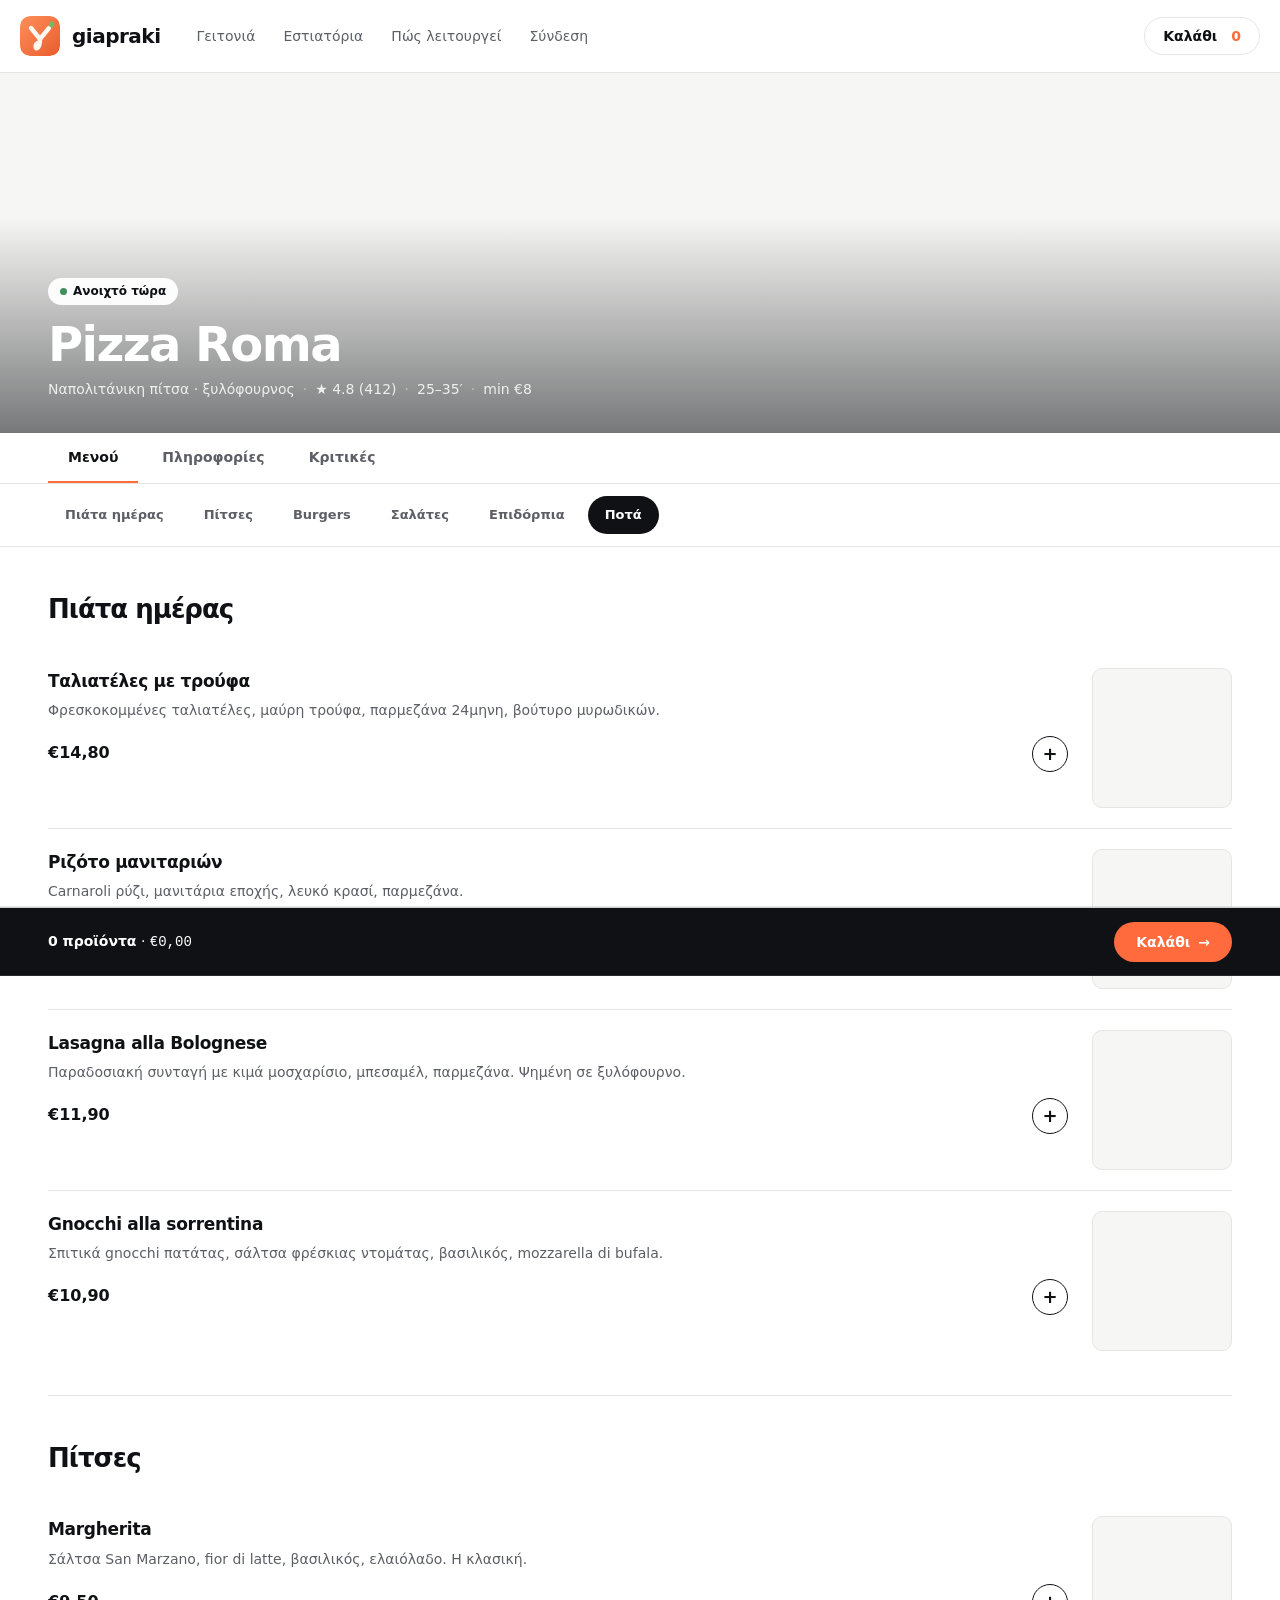
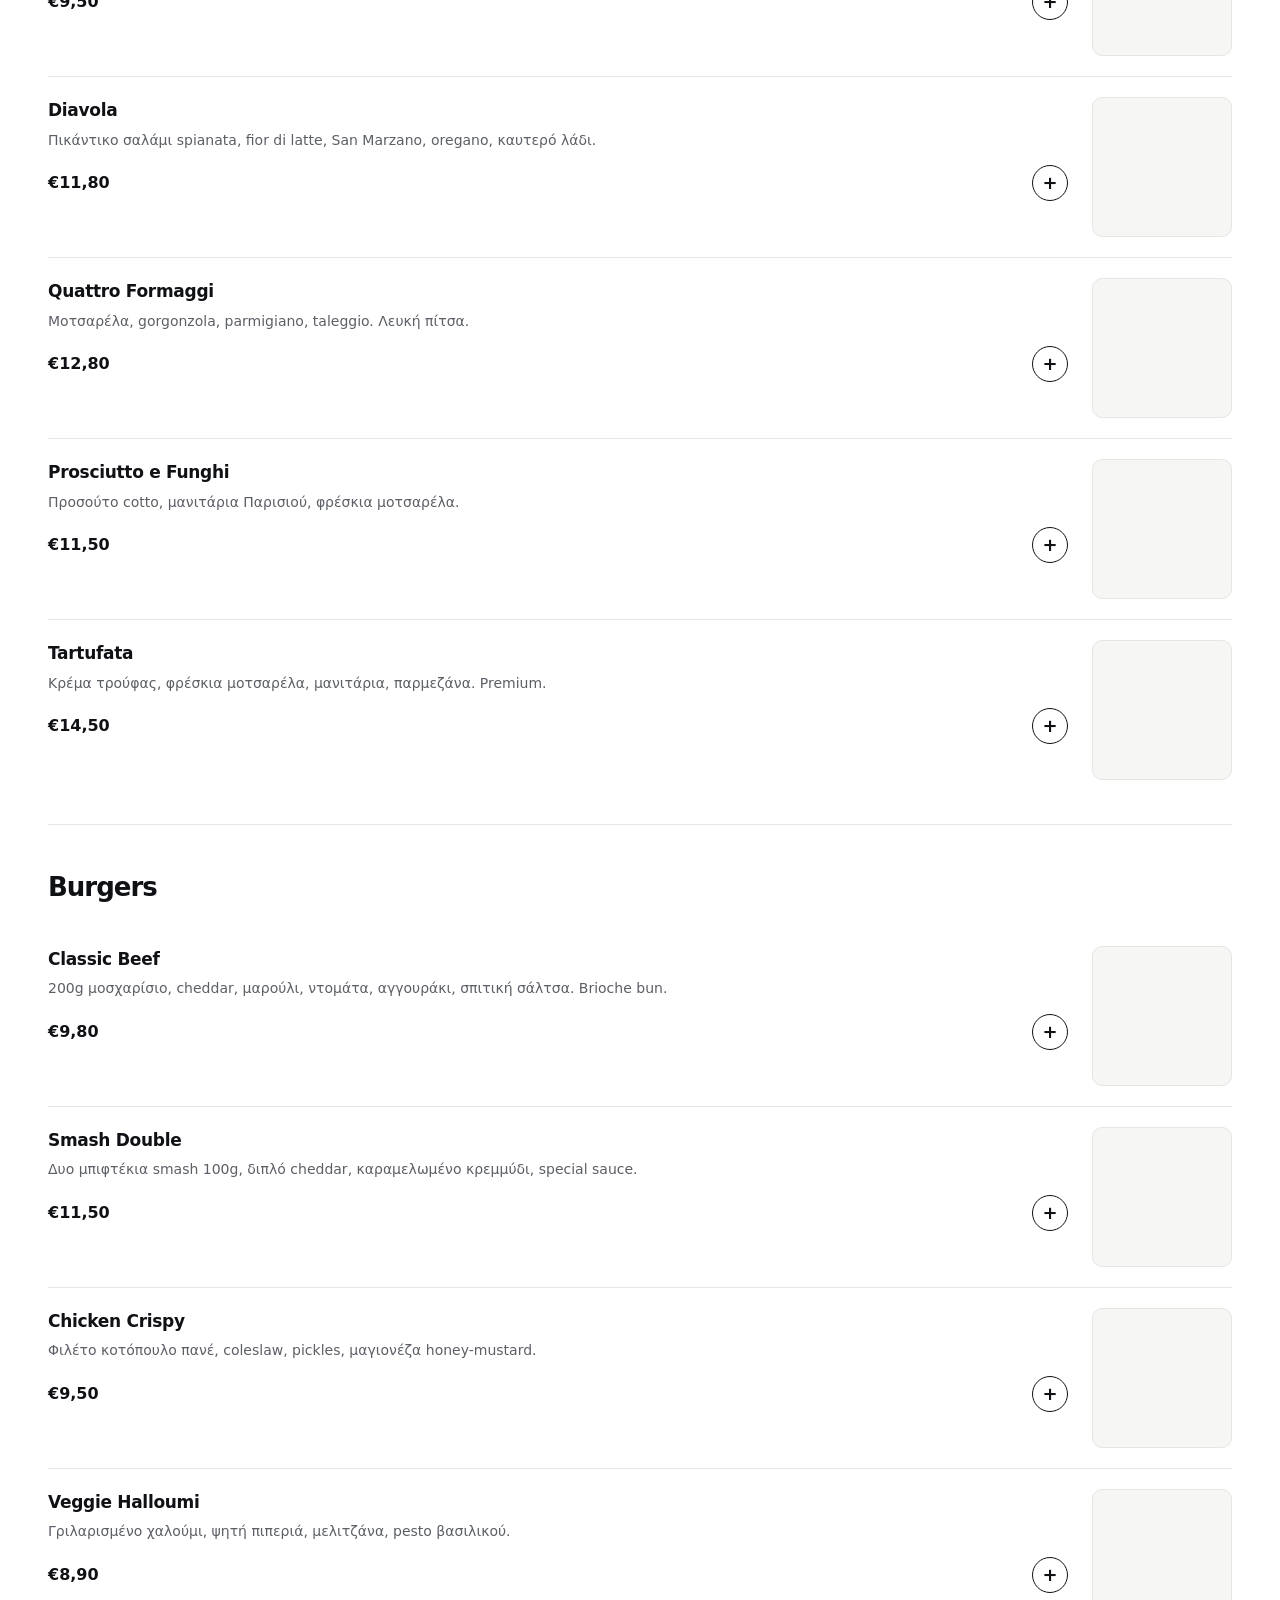
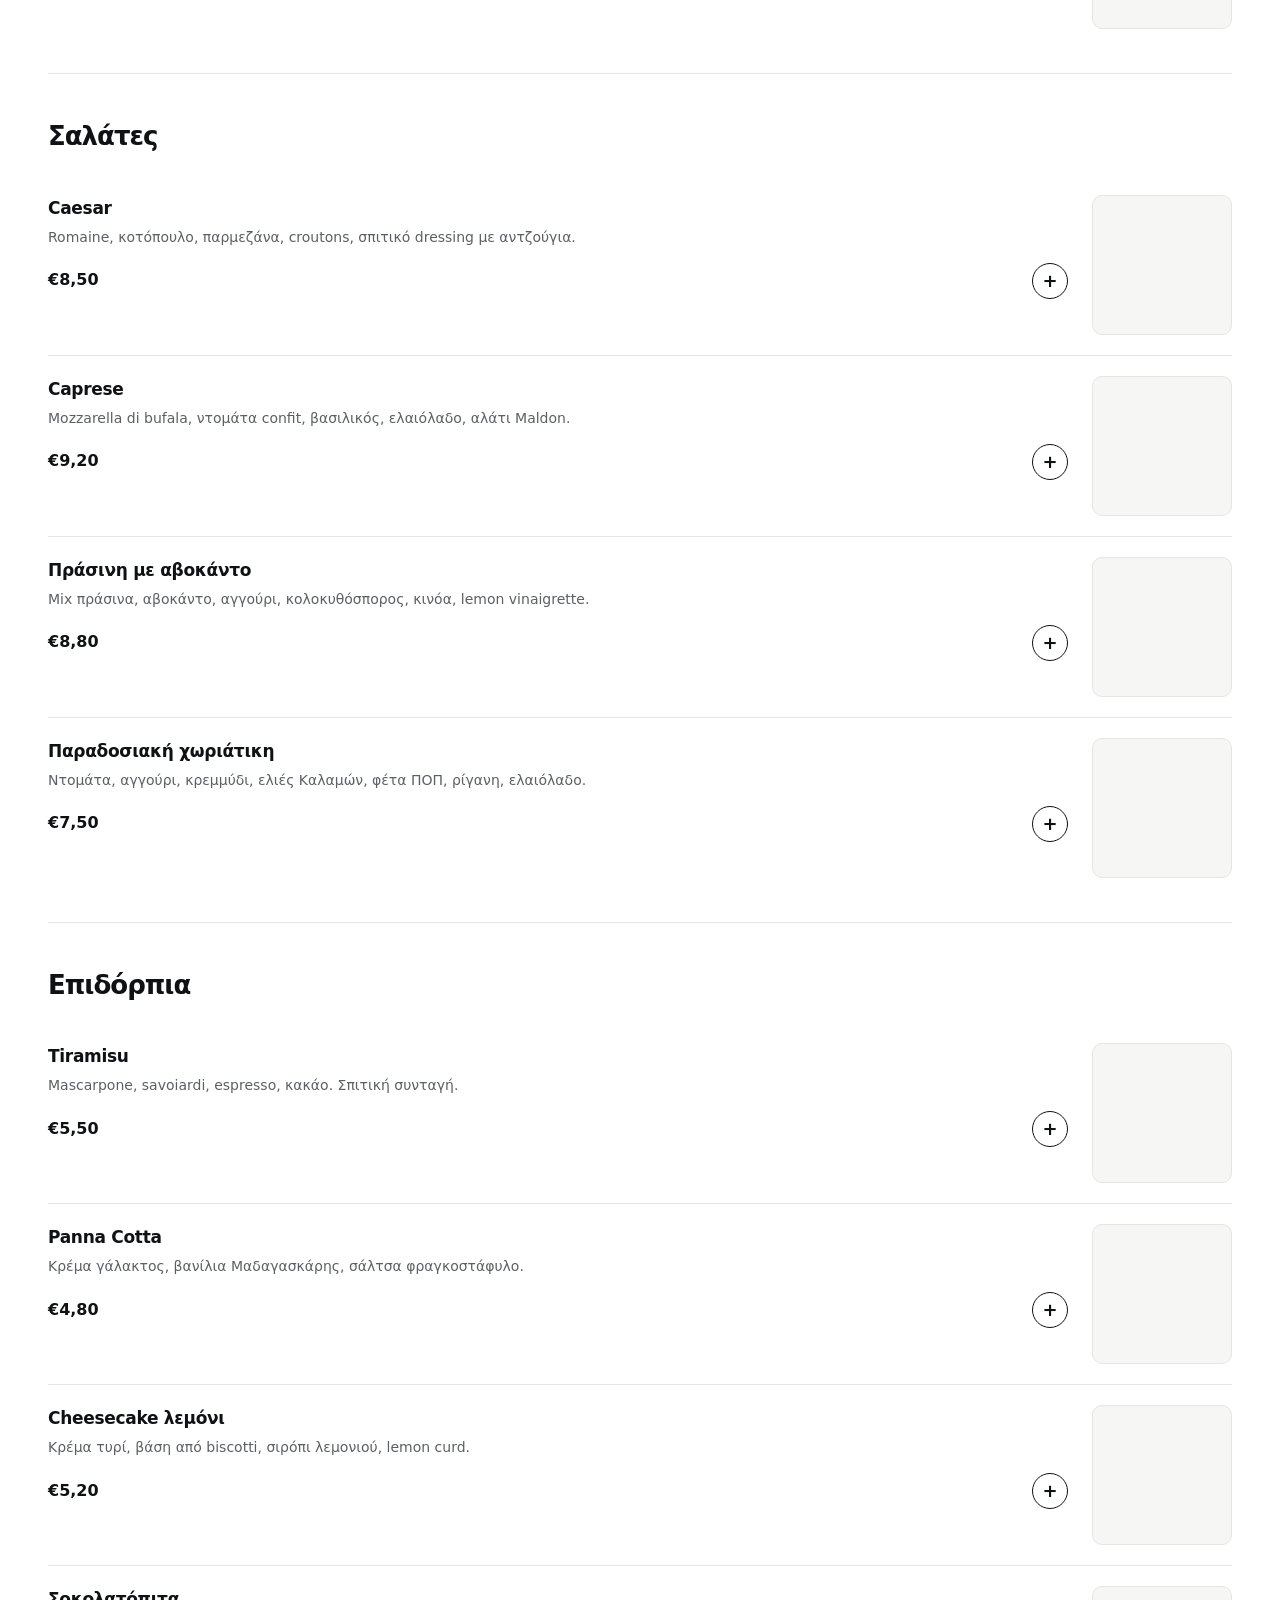
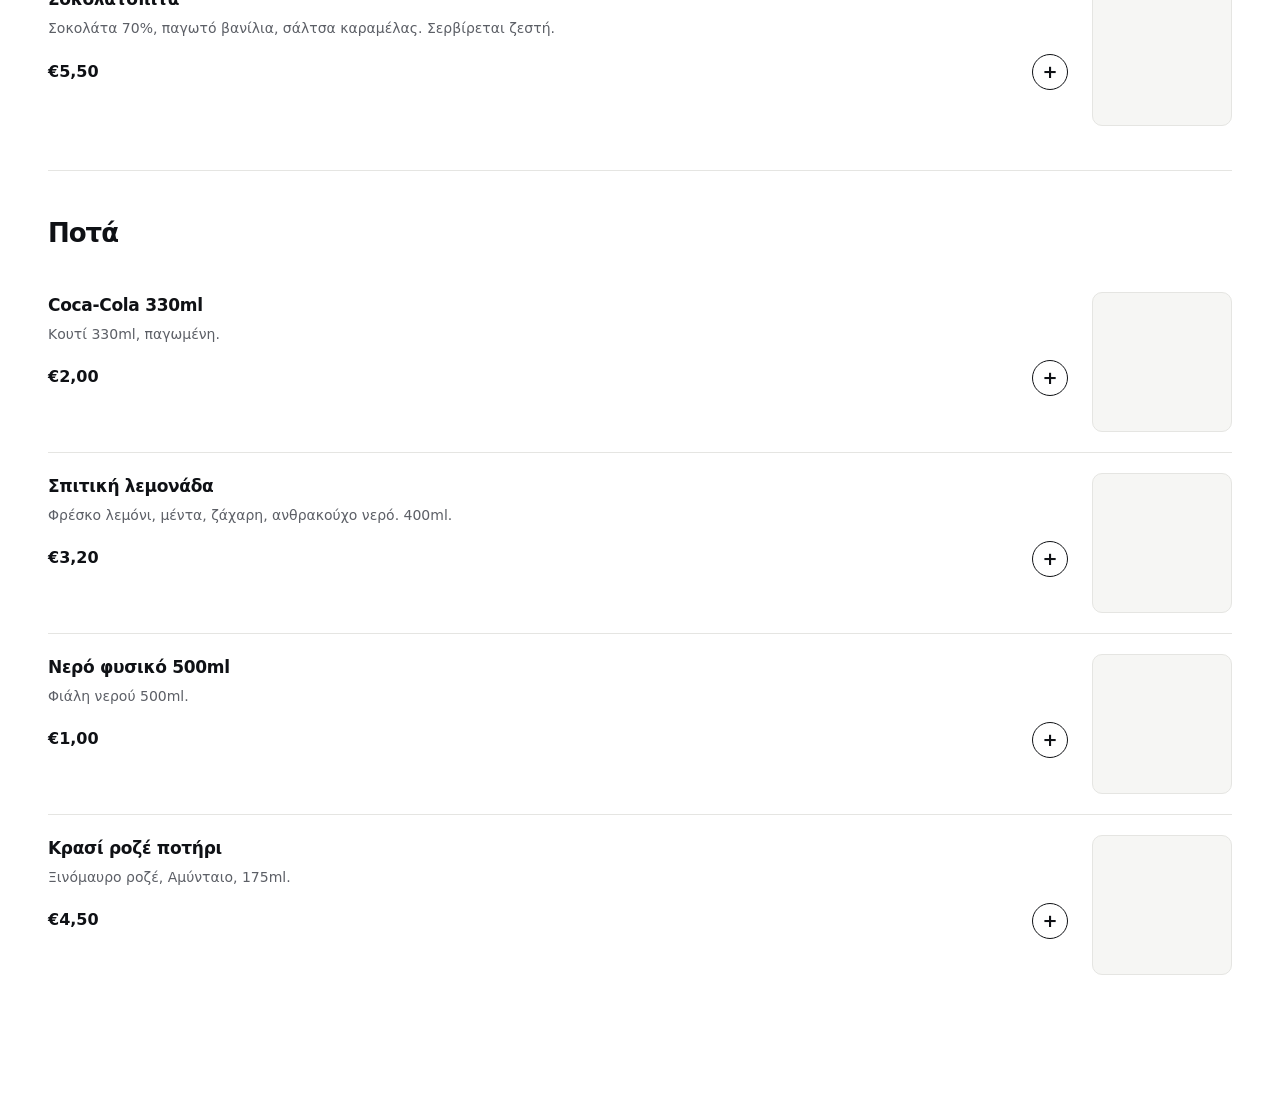
<file: b/store.html>
<!doctype html>
<html lang="el">
<head>
<meta charset="utf-8">
<meta name="viewport" content="width=device-width,initial-scale=1">
<meta name="robots" content="noindex,nofollow">
<title>Pizza Roma · giapraki</title>
<link rel="icon" type="image/svg+xml" href="../assets/favicon.svg">
<link rel="stylesheet" href="../assets/style-b.css">
<link rel="stylesheet" href="../assets/mobile-nav-b.css">
<style>
  body { padding-bottom: 80px; }

  /* Hero ─ full bleed photo */
  .store-hero {
    height: 360px; background: var(--bg-soft);
    background-image: linear-gradient(180deg, rgba(15,17,21,0) 40%, rgba(15,17,21,0.55) 100%),
      url('https://images.unsplash.com/photo-1571066811602-716837d681de?w=1600&fit=crop');
    background-size: cover; background-position: center;
    position: relative;
  }
  .store-hero .wrap {
    position: absolute; inset: 0; display: flex; align-items: end;
    padding-bottom: 32px;
  }
  .store-hero-info { color: white; }
  .store-hero-info h1 { color: white; font-size: clamp(34px,4.5vw,48px); letter-spacing: -1.6px; line-height: 1.05; }
  .store-hero-info .meta {
    margin-top: 10px; display: flex; gap: 8px; align-items: center;
    color: rgba(255,255,255,0.85); font-size: 14px;
  }
  .store-hero-info .meta .sep { opacity: .5; }
  .store-hero-info .badge-open {
    display: inline-flex; align-items: center; gap: 6px;
    background: rgba(255,255,255,0.95); color: var(--ink);
    padding: 4px 12px; border-radius: 999px; font-weight: 600; font-size: 12px;
    margin-bottom: 14px;
  }
  .store-hero-info .badge-open::before {
    content: ""; width: 7px; height: 7px; border-radius: 50%;
    background: var(--sage);
  }

  /* Sticky tabs (Μενού/Πληροφορίες/Κριτικές) */
  .tabs-bar {
    position: sticky; top: 73px; z-index: 50;
    background: rgba(255,255,255,0.96);
    backdrop-filter: blur(8px);
    border-bottom: 1px solid var(--border);
  }
  .tabs {
    display: flex; gap: 4px; padding: 0;
  }
  .tab {
    padding: 16px 20px; font-weight: 600; font-size: 14px;
    color: var(--ink-muted); cursor: pointer; background: transparent;
    border: 0; border-bottom: 2px solid transparent;
    font-family: inherit;
  }
  .tab.active { color: var(--ink); border-bottom-color: var(--coral); }

  /* Sticky category sub-nav */
  .cat-nav {
    position: sticky; top: 122px; z-index: 49;
    background: rgba(255,255,255,0.96);
    backdrop-filter: blur(8px);
    border-bottom: 1px solid var(--border);
    overflow-x: auto; -webkit-overflow-scrolling: touch;
  }
  .cat-nav::-webkit-scrollbar { display: none; }
  .cat-nav-inner {
    display: flex; gap: 6px; padding: 12px 0; white-space: nowrap;
  }
  .cat-link {
    padding: 8px 16px; border-radius: 999px;
    font-size: 13px; font-weight: 600; color: var(--ink-muted);
    text-decoration: none; transition: all .15s; border: 1px solid transparent;
  }
  .cat-link:hover { color: var(--ink); }
  .cat-link.active {
    background: var(--ink); color: white;
  }

  /* Menu layout */
  .menu-section {
    padding: 48px 0 24px;
    border-bottom: 1px solid var(--border);
  }
  .menu-section:last-child { border-bottom: 0; }
  .menu-section h2 {
    font-size: 26px; letter-spacing: -1px; font-weight: 800;
    margin-bottom: 24px;
  }

  /* Item — 2-col split: text left / photo right (B layout) */
  .item {
    display: grid; grid-template-columns: 1fr 140px; gap: 24px;
    padding: 20px 0;
    border-bottom: 1px solid var(--border);
    align-items: start;
  }
  .item:last-child { border-bottom: 0; }
  .item-text { display: flex; flex-direction: column; min-width: 0; }
  .item-name {
    font-size: 17px; font-weight: 700; letter-spacing: -0.3px;
    margin-bottom: 6px;
  }
  .item-desc {
    font-size: 14px; color: var(--ink-muted); line-height: 1.55;
    margin-bottom: 14px;
  }
  .item-row {
    display: flex; justify-content: space-between; align-items: center;
    margin-top: auto; gap: 16px;
  }
  .item-price {
    font-size: 16px; font-weight: 700; font-feature-settings: 'tnum';
  }
  .item-img {
    aspect-ratio: 1/1; border-radius: var(--radius);
    background: var(--bg-soft); background-size: cover; background-position: center;
    border: 1px solid var(--border);
  }
  .add-btn {
    width: 36px; height: 36px; border-radius: 999px;
    border: 1px solid var(--ink); background: var(--bg);
    color: var(--ink); font-size: 18px; font-weight: 600;
    cursor: pointer; display: inline-flex; align-items: center; justify-content: center;
    transition: all .15s; padding: 0; line-height: 1;
  }
  .add-btn:hover { background: var(--coral); border-color: var(--coral); color: white; }

  /* Sticky cart bar */
  .cart-bar {
    position: fixed; bottom: 0; left: 0; right: 0; z-index: 70;
    background: var(--ink); color: white;
    padding: 14px 0; border-top: 1px solid var(--border);
    transform: translateY(110%); transition: transform .25s ease;
  }
  .cart-bar.show { transform: translateY(0); }
  .cart-bar .wrap {
    display: flex; align-items: center; justify-content: space-between; gap: 16px;
  }
  .cart-bar-summary { font-size: 14px; }
  .cart-bar-summary strong { font-weight: 700; }
  .cart-bar-cta {
    display: inline-flex; align-items: center; gap: 8px;
    padding: 12px 22px; background: var(--coral); color: white;
    border: 0; border-radius: 999px; font-weight: 700; font-size: 14px;
    cursor: pointer; font-family: inherit;
    transition: background .15s;
  }
  .cart-bar-cta:hover { background: var(--coral-deep); }

  /* Modal (add-to-cart) */
  .modal-backdrop {
    position: fixed; inset: 0; z-index: 100;
    background: rgba(15,17,21,0.4);
    display: none; align-items: center; justify-content: center;
    padding: 24px;
  }
  .modal-backdrop.show { display: flex; }
  .modal {
    background: var(--bg); border-radius: var(--radius-lg);
    width: 100%; max-width: 420px; padding: 28px;
    border: 1px solid var(--border);
    box-shadow: 0 20px 60px rgba(15,17,21,0.2);
  }
  .modal h3 {
    font-size: 22px; font-weight: 800; letter-spacing: -0.6px;
    margin-bottom: 6px;
  }
  .modal .desc { color: var(--ink-muted); font-size: 14px; margin-bottom: 20px; }
  .qty-stepper {
    display: inline-flex; align-items: center; gap: 0;
    border: 1px solid var(--border); border-radius: 999px;
    overflow: hidden; margin-bottom: 18px;
  }
  .qty-stepper button {
    width: 40px; height: 40px; border: 0; background: transparent;
    cursor: pointer; font-size: 16px; font-weight: 600; color: var(--ink);
    font-family: inherit;
  }
  .qty-stepper button:hover { background: var(--bg-soft); }
  .qty-stepper input {
    width: 44px; text-align: center; border: 0; outline: 0;
    font-size: 15px; font-weight: 700; font-family: inherit; background: transparent;
    -moz-appearance: textfield;
  }
  .qty-stepper input::-webkit-outer-spin-button,
  .qty-stepper input::-webkit-inner-spin-button { -webkit-appearance: none; margin: 0; }
  .modal label {
    display: block; font-size: 12px; text-transform: uppercase;
    letter-spacing: 1.2px; color: var(--ink-muted); font-weight: 600;
    margin-bottom: 8px;
  }
  .modal textarea {
    width: 100%; min-height: 70px; resize: vertical;
    border: 1px solid var(--border); border-radius: var(--radius-sm);
    padding: 10px 12px; font: inherit; outline: 0;
    margin-bottom: 20px; background: var(--bg);
  }
  .modal textarea:focus { border-color: var(--ink); }
  .modal-actions { display: flex; gap: 10px; }
  .modal-close {
    background: transparent; border: 1px solid var(--border);
    color: var(--ink); padding: 12px 18px; border-radius: 999px;
    font-weight: 600; cursor: pointer; font-family: inherit;
  }

  /* Cart drawer */
  .drawer-backdrop {
    position: fixed; inset: 0; z-index: 90;
    background: rgba(15,17,21,0.4);
    opacity: 0; pointer-events: none; transition: opacity .25s;
  }
  .drawer-backdrop.show { opacity: 1; pointer-events: auto; }
  .drawer {
    position: fixed; top: 0; right: 0; bottom: 0; z-index: 95;
    width: 100%; max-width: 420px;
    background: var(--bg); border-left: 1px solid var(--border);
    transform: translateX(100%); transition: transform .25s ease;
    display: flex; flex-direction: column;
  }
  .drawer.show { transform: translateX(0); }
  .drawer-head {
    display: flex; align-items: center; justify-content: space-between;
    padding: 22px 24px; border-bottom: 1px solid var(--border);
  }
  .drawer-head h2 { font-size: 22px; font-weight: 800; letter-spacing: -0.6px; }
  .drawer-close {
    background: transparent; border: 0; font-size: 22px; cursor: pointer;
    color: var(--ink-muted); padding: 4px; line-height: 1;
  }
  .drawer-close:hover { color: var(--ink); }
  .drawer-body {
    flex: 1; overflow-y: auto; padding: 8px 24px;
  }
  .drawer-empty {
    text-align: center; padding: 60px 0; color: var(--ink-muted);
  }
  .drawer-line {
    display: grid; grid-template-columns: 1fr auto; gap: 12px;
    padding: 18px 0; border-bottom: 1px solid var(--border);
    align-items: start;
  }
  .drawer-line:last-child { border-bottom: 0; }
  .drawer-line-name { font-size: 15px; font-weight: 600; }
  .drawer-line-notes { font-size: 12px; color: var(--ink-muted); margin-top: 4px; }
  .drawer-line-controls {
    display: flex; align-items: center; gap: 10px; margin-top: 10px;
  }
  .drawer-line-price {
    font-weight: 700; font-feature-settings: 'tnum'; font-size: 15px;
    text-align: right;
  }
  .drawer-line-remove {
    background: transparent; border: 0; color: var(--ink-muted);
    font-size: 12px; cursor: pointer; text-decoration: underline;
    font-family: inherit; padding: 0;
  }
  .drawer-line-remove:hover { color: var(--coral); }
  .drawer-foot {
    border-top: 1px solid var(--border); padding: 18px 24px 22px;
    background: var(--bg);
  }
  .drawer-totals {
    font-size: 14px; margin-bottom: 16px;
  }
  .drawer-totals .row {
    display: flex; justify-content: space-between; padding: 5px 0;
    font-feature-settings: 'tnum';
  }
  .drawer-totals .row .label { color: var(--ink-muted); }
  .drawer-totals .row.total {
    border-top: 1px solid var(--border); padding-top: 12px; margin-top: 6px;
    font-size: 18px; font-weight: 800;
  }
  .qty-mini {
    display: inline-flex; align-items: center; gap: 0;
    border: 1px solid var(--border); border-radius: 999px;
  }
  .qty-mini button {
    width: 28px; height: 28px; border: 0; background: transparent;
    cursor: pointer; font-weight: 600; color: var(--ink); font-family: inherit;
  }
  .qty-mini span { width: 28px; text-align: center; font-size: 13px; font-weight: 700; }

  @media (max-width: 700px) {
    .item { grid-template-columns: 1fr 96px; gap: 16px; }
    .store-hero { height: 280px; }
    .tabs-bar { top: 65px; }
    .cat-nav { top: 114px; }
  }
</style>
</head>
<body>

<header class="site-header">
  <div class="wrap nav">
    <a href="home.html" class="brand" aria-label="giapraki αρχική">
      <object class="mark" data="../assets/favicon.svg" type="image/svg+xml" aria-hidden="true"></object>
      <span class="word">giapraki</span>
    </a>
    <ul>
      <li><a href="home.html">Γειτονιά</a></li>
      <li><a href="stores.html">Εστιατόρια</a></li>
      <li><a href="home.html#how">Πώς λειτουργεί</a></li>
      <li><a href="#">Σύνδεση</a></li>
    </ul>
    <div class="actions">
      <button class="btn btn-ghost" id="open-cart" type="button">Καλάθι <span id="cart-count" style="margin-left:6px; color:var(--coral); font-weight:700;">0</span></button>
    </div>
  </div>
</header>

<section class="store-hero">
  <div class="wrap">
    <div class="store-hero-info">
      <span class="badge-open">Ανοιχτό τώρα</span>
      <h1>Pizza Roma</h1>
      <div class="meta">
        <span>Ναπολιτάνικη πίτσα · ξυλόφουρνος</span>
        <span class="sep">·</span>
        <span>★ 4.8 (412)</span>
        <span class="sep">·</span>
        <span>25–35′</span>
        <span class="sep">·</span>
        <span>min €8</span>
      </div>
    </div>
  </div>
</section>

<div class="tabs-bar">
  <div class="wrap">
    <div class="tabs" role="tablist">
      <button class="tab active" type="button" role="tab" aria-selected="true">Μενού</button>
      <button class="tab" type="button" role="tab">Πληροφορίες</button>
      <button class="tab" type="button" role="tab">Κριτικές</button>
    </div>
  </div>
</div>

<nav class="cat-nav" aria-label="Κατηγορίες μενού">
  <div class="wrap">
    <div class="cat-nav-inner">
      <a href="#cat-day" class="cat-link active">Πιάτα ημέρας</a>
      <a href="#cat-pizza" class="cat-link">Πίτσες</a>
      <a href="#cat-burger" class="cat-link">Burgers</a>
      <a href="#cat-salad" class="cat-link">Σαλάτες</a>
      <a href="#cat-dessert" class="cat-link">Επιδόρπια</a>
      <a href="#cat-drinks" class="cat-link">Ποτά</a>
    </div>
  </div>
</nav>

<main class="wrap">

  <!-- Πιάτα ημέρας (4) -->
  <section class="menu-section" id="cat-day">
    <h2>Πιάτα ημέρας</h2>

    <article class="item">
      <div class="item-text">
        <div class="item-name">Ταλιατέλες με τρούφα</div>
        <div class="item-desc">Φρεσκοκομμένες ταλιατέλες, μαύρη τρούφα, παρμεζάνα 24μηνη, βούτυρο μυρωδικών.</div>
        <div class="item-row">
          <div class="item-price">€14,80</div>
          <button class="add-btn" type="button" aria-label="Πρόσθεσε" data-add data-name="Ταλιατέλες με τρούφα" data-price="14.80">+</button>
        </div>
      </div>
      <div class="item-img" style="background-image:url('https://images.unsplash.com/photo-1473093295043-cdd812d0e601?w=400&fit=crop');"></div>
    </article>

    <article class="item">
      <div class="item-text">
        <div class="item-name">Ριζότο μανιταριών</div>
        <div class="item-desc">Carnaroli ρύζι, μανιτάρια εποχής, λευκό κρασί, παρμεζάνα.</div>
        <div class="item-row">
          <div class="item-price">€12,50</div>
          <button class="add-btn" type="button" aria-label="Πρόσθεσε" data-add data-name="Ριζότο μανιταριών" data-price="12.50">+</button>
        </div>
      </div>
      <div class="item-img" style="background-image:url('https://images.unsplash.com/photo-1476124369491-e7addf5db371?w=400&fit=crop');"></div>
    </article>

    <article class="item">
      <div class="item-text">
        <div class="item-name">Lasagna alla Bolognese</div>
        <div class="item-desc">Παραδοσιακή συνταγή με κιμά μοσχαρίσιο, μπεσαμέλ, παρμεζάνα. Ψημένη σε ξυλόφουρνο.</div>
        <div class="item-row">
          <div class="item-price">€11,90</div>
          <button class="add-btn" type="button" aria-label="Πρόσθεσε" data-add data-name="Lasagna alla Bolognese" data-price="11.90">+</button>
        </div>
      </div>
      <div class="item-img" style="background-image:url('https://images.unsplash.com/photo-1574894709920-11b28e7367e3?w=400&fit=crop');"></div>
    </article>

    <article class="item">
      <div class="item-text">
        <div class="item-name">Gnocchi alla sorrentina</div>
        <div class="item-desc">Σπιτικά gnocchi πατάτας, σάλτσα φρέσκιας ντομάτας, βασιλικός, mozzarella di bufala.</div>
        <div class="item-row">
          <div class="item-price">€10,90</div>
          <button class="add-btn" type="button" aria-label="Πρόσθεσε" data-add data-name="Gnocchi alla sorrentina" data-price="10.90">+</button>
        </div>
      </div>
      <div class="item-img" style="background-image:url('https://images.unsplash.com/photo-1551183053-bf91a1d81141?w=400&fit=crop');"></div>
    </article>
  </section>

  <!-- Πίτσες (5) -->
  <section class="menu-section" id="cat-pizza">
    <h2>Πίτσες</h2>

    <article class="item">
      <div class="item-text">
        <div class="item-name">Margherita</div>
        <div class="item-desc">Σάλτσα San Marzano, fior di latte, βασιλικός, ελαιόλαδο. Η κλασική.</div>
        <div class="item-row">
          <div class="item-price">€9,50</div>
          <button class="add-btn" type="button" aria-label="Πρόσθεσε" data-add data-name="Margherita" data-price="9.50">+</button>
        </div>
      </div>
      <div class="item-img" style="background-image:url('https://images.unsplash.com/photo-1574071318508-1cdbab80d002?w=400&fit=crop');"></div>
    </article>

    <article class="item">
      <div class="item-text">
        <div class="item-name">Diavola</div>
        <div class="item-desc">Πικάντικο σαλάμι spianata, fior di latte, San Marzano, oregano, καυτερό λάδι.</div>
        <div class="item-row">
          <div class="item-price">€11,80</div>
          <button class="add-btn" type="button" aria-label="Πρόσθεσε" data-add data-name="Diavola" data-price="11.80">+</button>
        </div>
      </div>
      <div class="item-img" style="background-image:url('https://images.unsplash.com/photo-1565299624946-b28f40a0ae38?w=400&fit=crop');"></div>
    </article>

    <article class="item">
      <div class="item-text">
        <div class="item-name">Quattro Formaggi</div>
        <div class="item-desc">Μοτσαρέλα, gorgonzola, parmigiano, taleggio. Λευκή πίτσα.</div>
        <div class="item-row">
          <div class="item-price">€12,80</div>
          <button class="add-btn" type="button" aria-label="Πρόσθεσε" data-add data-name="Quattro Formaggi" data-price="12.80">+</button>
        </div>
      </div>
      <div class="item-img" style="background-image:url('https://images.unsplash.com/photo-1513104890138-7c749659a591?w=400&fit=crop');"></div>
    </article>

    <article class="item">
      <div class="item-text">
        <div class="item-name">Prosciutto e Funghi</div>
        <div class="item-desc">Προσούτο cotto, μανιτάρια Παρισιού, φρέσκια μοτσαρέλα.</div>
        <div class="item-row">
          <div class="item-price">€11,50</div>
          <button class="add-btn" type="button" aria-label="Πρόσθεσε" data-add data-name="Prosciutto e Funghi" data-price="11.50">+</button>
        </div>
      </div>
      <div class="item-img" style="background-image:url('https://images.unsplash.com/photo-1604068549290-dea0e4a305ca?w=400&fit=crop');"></div>
    </article>

    <article class="item">
      <div class="item-text">
        <div class="item-name">Tartufata</div>
        <div class="item-desc">Κρέμα τρούφας, φρέσκια μοτσαρέλα, μανιτάρια, παρμεζάνα. Premium.</div>
        <div class="item-row">
          <div class="item-price">€14,50</div>
          <button class="add-btn" type="button" aria-label="Πρόσθεσε" data-add data-name="Tartufata" data-price="14.50">+</button>
        </div>
      </div>
      <div class="item-img" style="background-image:url('https://images.unsplash.com/photo-1542444459-db63c1c1f9d4?w=400&fit=crop');"></div>
    </article>
  </section>

  <!-- Burgers (4) -->
  <section class="menu-section" id="cat-burger">
    <h2>Burgers</h2>

    <article class="item">
      <div class="item-text">
        <div class="item-name">Classic Beef</div>
        <div class="item-desc">200g μοσχαρίσιο, cheddar, μαρούλι, ντομάτα, αγγουράκι, σπιτική σάλτσα. Brioche bun.</div>
        <div class="item-row">
          <div class="item-price">€9,80</div>
          <button class="add-btn" type="button" aria-label="Πρόσθεσε" data-add data-name="Classic Beef" data-price="9.80">+</button>
        </div>
      </div>
      <div class="item-img" style="background-image:url('https://images.unsplash.com/photo-1568901346375-23c9450c58cd?w=400&fit=crop');"></div>
    </article>

    <article class="item">
      <div class="item-text">
        <div class="item-name">Smash Double</div>
        <div class="item-desc">Δυο μπιφτέκια smash 100g, διπλό cheddar, καραμελωμένο κρεμμύδι, special sauce.</div>
        <div class="item-row">
          <div class="item-price">€11,50</div>
          <button class="add-btn" type="button" aria-label="Πρόσθεσε" data-add data-name="Smash Double" data-price="11.50">+</button>
        </div>
      </div>
      <div class="item-img" style="background-image:url('https://images.unsplash.com/photo-1586190848861-99aa4a171e90?w=400&fit=crop');"></div>
    </article>

    <article class="item">
      <div class="item-text">
        <div class="item-name">Chicken Crispy</div>
        <div class="item-desc">Φιλέτο κοτόπουλο πανέ, coleslaw, pickles, μαγιονέζα honey-mustard.</div>
        <div class="item-row">
          <div class="item-price">€9,50</div>
          <button class="add-btn" type="button" aria-label="Πρόσθεσε" data-add data-name="Chicken Crispy" data-price="9.50">+</button>
        </div>
      </div>
      <div class="item-img" style="background-image:url('https://images.unsplash.com/photo-1606755962773-d324e0a13086?w=400&fit=crop');"></div>
    </article>

    <article class="item">
      <div class="item-text">
        <div class="item-name">Veggie Halloumi</div>
        <div class="item-desc">Γριλαρισμένο χαλούμι, ψητή πιπεριά, μελιτζάνα, pesto βασιλικού.</div>
        <div class="item-row">
          <div class="item-price">€8,90</div>
          <button class="add-btn" type="button" aria-label="Πρόσθεσε" data-add data-name="Veggie Halloumi" data-price="8.90">+</button>
        </div>
      </div>
      <div class="item-img" style="background-image:url('https://images.unsplash.com/photo-1520072959219-c595dc870360?w=400&fit=crop');"></div>
    </article>
  </section>

  <!-- Σαλάτες (4) -->
  <section class="menu-section" id="cat-salad">
    <h2>Σαλάτες</h2>

    <article class="item">
      <div class="item-text">
        <div class="item-name">Caesar</div>
        <div class="item-desc">Romaine, κοτόπουλο, παρμεζάνα, croutons, σπιτικό dressing με αντζούγια.</div>
        <div class="item-row">
          <div class="item-price">€8,50</div>
          <button class="add-btn" type="button" aria-label="Πρόσθεσε" data-add data-name="Caesar" data-price="8.50">+</button>
        </div>
      </div>
      <div class="item-img" style="background-image:url('https://images.unsplash.com/photo-1546069901-ba9599a7e63c?w=400&fit=crop');"></div>
    </article>

    <article class="item">
      <div class="item-text">
        <div class="item-name">Caprese</div>
        <div class="item-desc">Mozzarella di bufala, ντομάτα confit, βασιλικός, ελαιόλαδο, αλάτι Maldon.</div>
        <div class="item-row">
          <div class="item-price">€9,20</div>
          <button class="add-btn" type="button" aria-label="Πρόσθεσε" data-add data-name="Caprese" data-price="9.20">+</button>
        </div>
      </div>
      <div class="item-img" style="background-image:url('https://images.unsplash.com/photo-1505253716362-afaea1d3d1af?w=400&fit=crop');"></div>
    </article>

    <article class="item">
      <div class="item-text">
        <div class="item-name">Πράσινη με αβοκάντο</div>
        <div class="item-desc">Mix πράσινα, αβοκάντο, αγγούρι, κολοκυθόσπορος, κινόα, lemon vinaigrette.</div>
        <div class="item-row">
          <div class="item-price">€8,80</div>
          <button class="add-btn" type="button" aria-label="Πρόσθεσε" data-add data-name="Πράσινη με αβοκάντο" data-price="8.80">+</button>
        </div>
      </div>
      <div class="item-img" style="background-image:url('https://images.unsplash.com/photo-1512621776951-a57141f2eefd?w=400&fit=crop');"></div>
    </article>

    <article class="item">
      <div class="item-text">
        <div class="item-name">Παραδοσιακή χωριάτικη</div>
        <div class="item-desc">Ντομάτα, αγγούρι, κρεμμύδι, ελιές Καλαμών, φέτα ΠΟΠ, ρίγανη, ελαιόλαδο.</div>
        <div class="item-row">
          <div class="item-price">€7,50</div>
          <button class="add-btn" type="button" aria-label="Πρόσθεσε" data-add data-name="Παραδοσιακή χωριάτικη" data-price="7.50">+</button>
        </div>
      </div>
      <div class="item-img" style="background-image:url('https://images.unsplash.com/photo-1540420773420-3366772f4999?w=400&fit=crop');"></div>
    </article>
  </section>

  <!-- Επιδόρπια (4) -->
  <section class="menu-section" id="cat-dessert">
    <h2>Επιδόρπια</h2>

    <article class="item">
      <div class="item-text">
        <div class="item-name">Tiramisu</div>
        <div class="item-desc">Mascarpone, savoiardi, espresso, κακάο. Σπιτική συνταγή.</div>
        <div class="item-row">
          <div class="item-price">€5,50</div>
          <button class="add-btn" type="button" aria-label="Πρόσθεσε" data-add data-name="Tiramisu" data-price="5.50">+</button>
        </div>
      </div>
      <div class="item-img" style="background-image:url('https://images.unsplash.com/photo-1571877227200-a0d98ea607e9?w=400&fit=crop');"></div>
    </article>

    <article class="item">
      <div class="item-text">
        <div class="item-name">Panna Cotta</div>
        <div class="item-desc">Κρέμα γάλακτος, βανίλια Μαδαγασκάρης, σάλτσα φραγκοστάφυλο.</div>
        <div class="item-row">
          <div class="item-price">€4,80</div>
          <button class="add-btn" type="button" aria-label="Πρόσθεσε" data-add data-name="Panna Cotta" data-price="4.80">+</button>
        </div>
      </div>
      <div class="item-img" style="background-image:url('https://images.unsplash.com/photo-1488477181946-6428a0291777?w=400&fit=crop');"></div>
    </article>

    <article class="item">
      <div class="item-text">
        <div class="item-name">Cheesecake λεμόνι</div>
        <div class="item-desc">Κρέμα τυρί, βάση από biscotti, σιρόπι λεμονιού, lemon curd.</div>
        <div class="item-row">
          <div class="item-price">€5,20</div>
          <button class="add-btn" type="button" aria-label="Πρόσθεσε" data-add data-name="Cheesecake λεμόνι" data-price="5.20">+</button>
        </div>
      </div>
      <div class="item-img" style="background-image:url('https://images.unsplash.com/photo-1565958011703-44f9829ba187?w=400&fit=crop');"></div>
    </article>

    <article class="item">
      <div class="item-text">
        <div class="item-name">Σοκολατόπιτα</div>
        <div class="item-desc">Σοκολάτα 70%, παγωτό βανίλια, σάλτσα καραμέλας. Σερβίρεται ζεστή.</div>
        <div class="item-row">
          <div class="item-price">€5,50</div>
          <button class="add-btn" type="button" aria-label="Πρόσθεσε" data-add data-name="Σοκολατόπιτα" data-price="5.50">+</button>
        </div>
      </div>
      <div class="item-img" style="background-image:url('https://images.unsplash.com/photo-1606313564200-e75d5e30476c?w=400&fit=crop');"></div>
    </article>
  </section>

  <!-- Ποτά (4) -->
  <section class="menu-section" id="cat-drinks">
    <h2>Ποτά</h2>

    <article class="item">
      <div class="item-text">
        <div class="item-name">Coca-Cola 330ml</div>
        <div class="item-desc">Κουτί 330ml, παγωμένη.</div>
        <div class="item-row">
          <div class="item-price">€2,00</div>
          <button class="add-btn" type="button" aria-label="Πρόσθεσε" data-add data-name="Coca-Cola 330ml" data-price="2.00">+</button>
        </div>
      </div>
      <div class="item-img" style="background-image:url('https://images.unsplash.com/photo-1554866585-cd94860890b7?w=400&fit=crop');"></div>
    </article>

    <article class="item">
      <div class="item-text">
        <div class="item-name">Σπιτική λεμονάδα</div>
        <div class="item-desc">Φρέσκο λεμόνι, μέντα, ζάχαρη, ανθρακούχο νερό. 400ml.</div>
        <div class="item-row">
          <div class="item-price">€3,20</div>
          <button class="add-btn" type="button" aria-label="Πρόσθεσε" data-add data-name="Σπιτική λεμονάδα" data-price="3.20">+</button>
        </div>
      </div>
      <div class="item-img" style="background-image:url('https://images.unsplash.com/photo-1556679343-c7306c1976bc?w=400&fit=crop');"></div>
    </article>

    <article class="item">
      <div class="item-text">
        <div class="item-name">Νερό φυσικό 500ml</div>
        <div class="item-desc">Φιάλη νερού 500ml.</div>
        <div class="item-row">
          <div class="item-price">€1,00</div>
          <button class="add-btn" type="button" aria-label="Πρόσθεσε" data-add data-name="Νερό φυσικό 500ml" data-price="1.00">+</button>
        </div>
      </div>
      <div class="item-img" style="background-image:url('https://images.unsplash.com/photo-1548839140-29a749e1cf4d?w=400&fit=crop');"></div>
    </article>

    <article class="item">
      <div class="item-text">
        <div class="item-name">Κρασί ροζέ ποτήρι</div>
        <div class="item-desc">Ξινόμαυρο ροζέ, Αμύνταιο, 175ml.</div>
        <div class="item-row">
          <div class="item-price">€4,50</div>
          <button class="add-btn" type="button" aria-label="Πρόσθεσε" data-add data-name="Κρασί ροζέ ποτήρι" data-price="4.50">+</button>
        </div>
      </div>
      <div class="item-img" style="background-image:url('https://images.unsplash.com/photo-1510812431401-41d2bd2722f3?w=400&fit=crop');"></div>
    </article>
  </section>

</main>

<!-- Sticky cart bar -->
<div class="cart-bar" id="cart-bar" aria-live="polite">
  <div class="wrap">
    <div class="cart-bar-summary"><strong id="cart-bar-count">0 προϊόντα</strong> · <span id="cart-bar-total" class="mono">€0,00</span></div>
    <button class="cart-bar-cta" id="cart-bar-open" type="button">Καλάθι <span aria-hidden="true">→</span></button>
  </div>
</div>

<!-- Add-to-cart modal -->
<div class="modal-backdrop" id="modal-backdrop" role="dialog" aria-modal="true" aria-labelledby="modal-title">
  <div class="modal">
    <h3 id="modal-title">—</h3>
    <p class="desc" id="modal-desc">Διάλεξε ποσότητα και πρόσθεσε σημείωση αν χρειάζεται.</p>

    <label for="modal-qty">Ποσότητα</label>
    <div class="qty-stepper">
      <button type="button" id="qty-minus" aria-label="Μείωση">−</button>
      <input type="number" id="modal-qty" value="1" min="1" max="99" aria-label="Ποσότητα">
      <button type="button" id="qty-plus" aria-label="Αύξηση">+</button>
    </div>

    <label for="modal-notes">Σημειώσεις προς τον σεφ</label>
    <textarea id="modal-notes" placeholder="π.χ. χωρίς κρεμμύδι, ελαφρά ψημένο…"></textarea>

    <div class="modal-actions">
      <button class="modal-close" type="button" id="modal-cancel">Ακύρωση</button>
      <button class="btn btn-coral btn-block btn-lg" type="button" id="modal-confirm">
        Προσθήκη <span id="modal-price" class="mono">€0,00</span>
      </button>
    </div>
  </div>
</div>

<!-- Cart drawer -->
<div class="drawer-backdrop" id="drawer-backdrop"></div>
<aside class="drawer" id="drawer" aria-label="Καλάθι" aria-hidden="true">
  <div class="drawer-head">
    <h2>Καλάθι</h2>
    <button class="drawer-close" id="drawer-close" type="button" aria-label="Κλείσε">✕</button>
  </div>
  <div class="drawer-body" id="drawer-body">
    <div class="drawer-empty" id="drawer-empty">Το καλάθι σου είναι άδειο.</div>
  </div>
  <div class="drawer-foot" id="drawer-foot" hidden>
    <div class="drawer-totals mono">
      <div class="row"><span class="label">Υποσύνολο</span><span id="d-subtotal">€0,00</span></div>
      <div class="row"><span class="label">Παράδοση</span><span>€2,00</span></div>
      <div class="row total"><span>Σύνολο</span><span id="d-total">€0,00</span></div>
    </div>
    <a href="checkout.html" class="btn btn-coral btn-block btn-lg">Συνέχεια <span aria-hidden="true">→</span></a>
  </div>
</aside>

<script>
  // ── Cart state (localStorage giapraki_cart) ───────────────
  // Schema: [{id, name, price, qty, notes}]
  const KEY = 'giapraki_cart';
  const DELIVERY_FEE = 2.00;

  function readCart() {
    try { return JSON.parse(localStorage.getItem(KEY)) || []; }
    catch { return []; }
  }
  function writeCart(c) {
    localStorage.setItem(KEY, JSON.stringify(c));
    renderCart();
  }
  function fmt(n) { return '€' + n.toFixed(2).replace('.', ','); }

  function addToCart({name, price, qty, notes}) {
    const c = readCart();
    // Make a stable id from name+notes (so identical items merge, but a different note creates a new line)
    const id = name + '::' + (notes || '');
    const existing = c.find(it => it.id === id);
    if (existing) existing.qty += qty;
    else c.push({ id, name, price, qty, notes: notes || '' });
    writeCart(c);
  }
  function setQty(id, qty) {
    const c = readCart();
    const it = c.find(x => x.id === id);
    if (!it) return;
    if (qty <= 0) {
      writeCart(c.filter(x => x.id !== id));
    } else {
      it.qty = qty;
      writeCart(c);
    }
  }
  function removeItem(id) {
    writeCart(readCart().filter(x => x.id !== id));
  }

  // ── Render ────────────────────────────────────────────────
  function renderCart() {
    const c = readCart();
    const count = c.reduce((s, it) => s + it.qty, 0);
    const subtotal = c.reduce((s, it) => s + it.qty * it.price, 0);
    const total = count > 0 ? subtotal + DELIVERY_FEE : 0;

    // Header pill count
    document.getElementById('cart-count').textContent = count;

    // Sticky bar
    const bar = document.getElementById('cart-bar');
    if (count > 0) bar.classList.add('show'); else bar.classList.remove('show');
    document.getElementById('cart-bar-count').textContent =
      count + (count === 1 ? ' προϊόν' : ' προϊόντα');
    document.getElementById('cart-bar-total').textContent = fmt(subtotal);

    // Drawer
    const body = document.getElementById('drawer-body');
    const foot = document.getElementById('drawer-foot');
    const empty = document.getElementById('drawer-empty');

    if (c.length === 0) {
      body.innerHTML = '<div class="drawer-empty">Το καλάθι σου είναι άδειο.</div>';
      foot.hidden = true;
      return;
    }

    body.innerHTML = c.map(it => `
      <div class="drawer-line">
        <div>
          <div class="drawer-line-name">${escapeHtml(it.name)}</div>
          ${it.notes ? `<div class="drawer-line-notes">"${escapeHtml(it.notes)}"</div>` : ''}
          <div class="drawer-line-controls">
            <div class="qty-mini">
              <button type="button" data-dec="${escapeAttr(it.id)}" aria-label="Μείωση">−</button>
              <span>${it.qty}</span>
              <button type="button" data-inc="${escapeAttr(it.id)}" aria-label="Αύξηση">+</button>
            </div>
            <button type="button" class="drawer-line-remove" data-rm="${escapeAttr(it.id)}">Αφαίρεση</button>
          </div>
        </div>
        <div class="drawer-line-price mono">${fmt(it.price * it.qty)}</div>
      </div>
    `).join('');

    foot.hidden = false;
    document.getElementById('d-subtotal').textContent = fmt(subtotal);
    document.getElementById('d-total').textContent = fmt(total);

    body.querySelectorAll('[data-inc]').forEach(b => b.onclick = () => {
      const id = b.dataset.inc;
      const it = readCart().find(x => x.id === id);
      if (it) setQty(id, it.qty + 1);
    });
    body.querySelectorAll('[data-dec]').forEach(b => b.onclick = () => {
      const id = b.dataset.dec;
      const it = readCart().find(x => x.id === id);
      if (it) setQty(id, it.qty - 1);
    });
    body.querySelectorAll('[data-rm]').forEach(b => b.onclick = () => removeItem(b.dataset.rm));
  }

  function escapeHtml(s) { return String(s).replace(/[&<>"']/g, m => ({'&':'&amp;','<':'&lt;','>':'&gt;','"':'&quot;',"'":'&#39;'}[m])); }
  function escapeAttr(s) { return escapeHtml(s); }

  // ── Modal ─────────────────────────────────────────────────
  const modal = document.getElementById('modal-backdrop');
  const modalTitle = document.getElementById('modal-title');
  const modalQty = document.getElementById('modal-qty');
  const modalNotes = document.getElementById('modal-notes');
  const modalPrice = document.getElementById('modal-price');
  const modalConfirm = document.getElementById('modal-confirm');

  let pending = null;

  function openModal({name, price}) {
    pending = { name, price };
    modalTitle.textContent = name;
    modalQty.value = 1;
    modalNotes.value = '';
    updateModalPrice();
    modal.classList.add('show');
    setTimeout(() => modalQty.focus(), 50);
  }
  function closeModal() { modal.classList.remove('show'); pending = null; }
  function updateModalPrice() {
    if (!pending) return;
    const q = Math.max(1, parseInt(modalQty.value) || 1);
    modalPrice.textContent = fmt(pending.price * q);
  }

  document.querySelectorAll('[data-add]').forEach(btn => {
    btn.addEventListener('click', () => {
      openModal({
        name: btn.dataset.name,
        price: parseFloat(btn.dataset.price)
      });
    });
  });
  document.getElementById('qty-minus').onclick = () => {
    modalQty.value = Math.max(1, parseInt(modalQty.value || '1') - 1);
    updateModalPrice();
  };
  document.getElementById('qty-plus').onclick = () => {
    modalQty.value = Math.min(99, parseInt(modalQty.value || '1') + 1);
    updateModalPrice();
  };
  modalQty.addEventListener('input', updateModalPrice);
  document.getElementById('modal-cancel').onclick = closeModal;
  modal.addEventListener('click', e => { if (e.target === modal) closeModal(); });
  document.addEventListener('keydown', e => {
    if (e.key === 'Escape') { closeModal(); closeDrawer(); }
  });
  modalConfirm.onclick = () => {
    if (!pending) return;
    const q = Math.max(1, parseInt(modalQty.value) || 1);
    addToCart({ name: pending.name, price: pending.price, qty: q, notes: modalNotes.value.trim() });
    closeModal();
    openDrawer();
  };

  // ── Drawer ────────────────────────────────────────────────
  const drawer = document.getElementById('drawer');
  const drawerBackdrop = document.getElementById('drawer-backdrop');

  function openDrawer() {
    drawer.classList.add('show');
    drawerBackdrop.classList.add('show');
    drawer.setAttribute('aria-hidden', 'false');
  }
  function closeDrawer() {
    drawer.classList.remove('show');
    drawerBackdrop.classList.remove('show');
    drawer.setAttribute('aria-hidden', 'true');
  }
  document.getElementById('open-cart').onclick = openDrawer;
  document.getElementById('cart-bar-open').onclick = openDrawer;
  document.getElementById('drawer-close').onclick = closeDrawer;
  drawerBackdrop.onclick = closeDrawer;

  // ── Sticky cat-nav active state ───────────────────────────
  const sections = document.querySelectorAll('.menu-section');
  const navLinks = document.querySelectorAll('.cat-link');
  const obs = new IntersectionObserver(entries => {
    entries.forEach(e => {
      if (e.isIntersecting) {
        navLinks.forEach(l => l.classList.remove('active'));
        const link = document.querySelector(`.cat-link[href="#${e.target.id}"]`);
        if (link) link.classList.add('active');
      }
    });
  }, { rootMargin: '-180px 0px -60% 0px' });
  sections.forEach(s => obs.observe(s));

  // Init
  renderCart();
</script>
<script src="../assets/mobile-nav-b.js"></script>
</body>
</html>
</file>
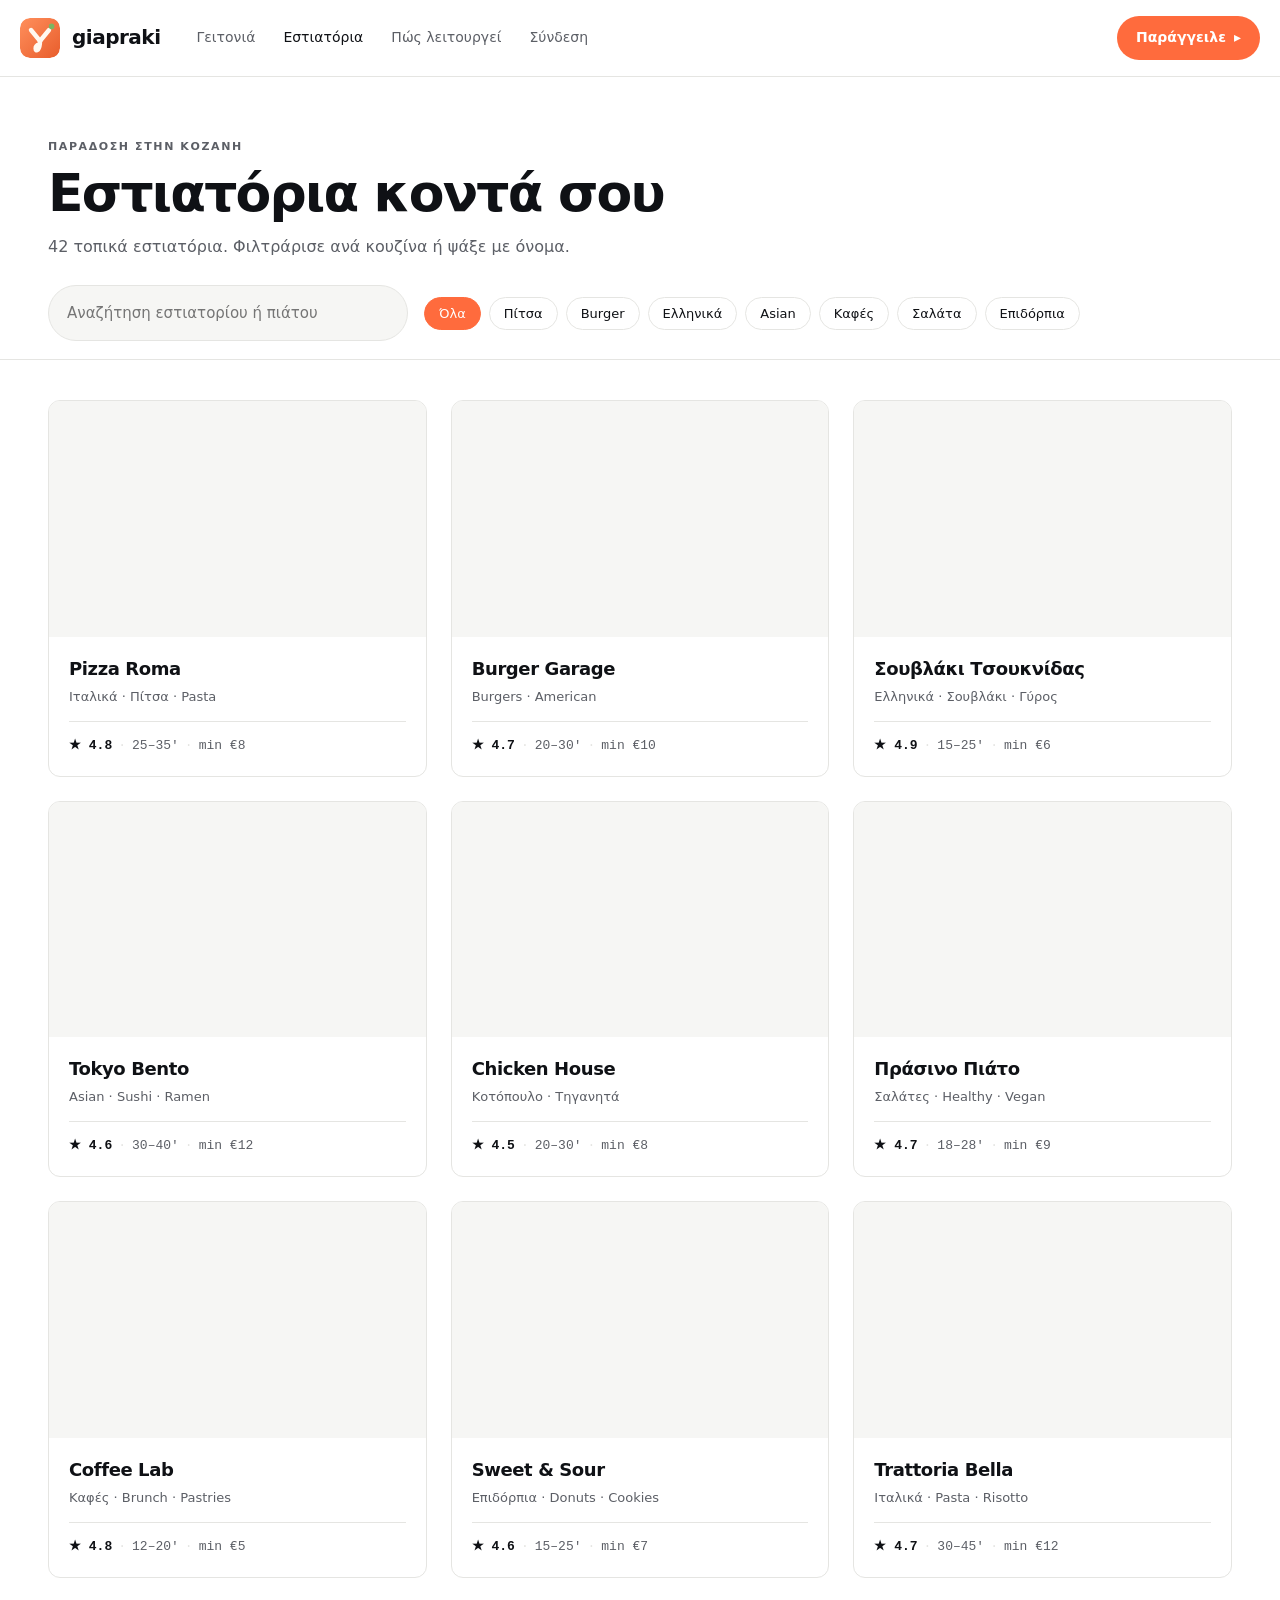
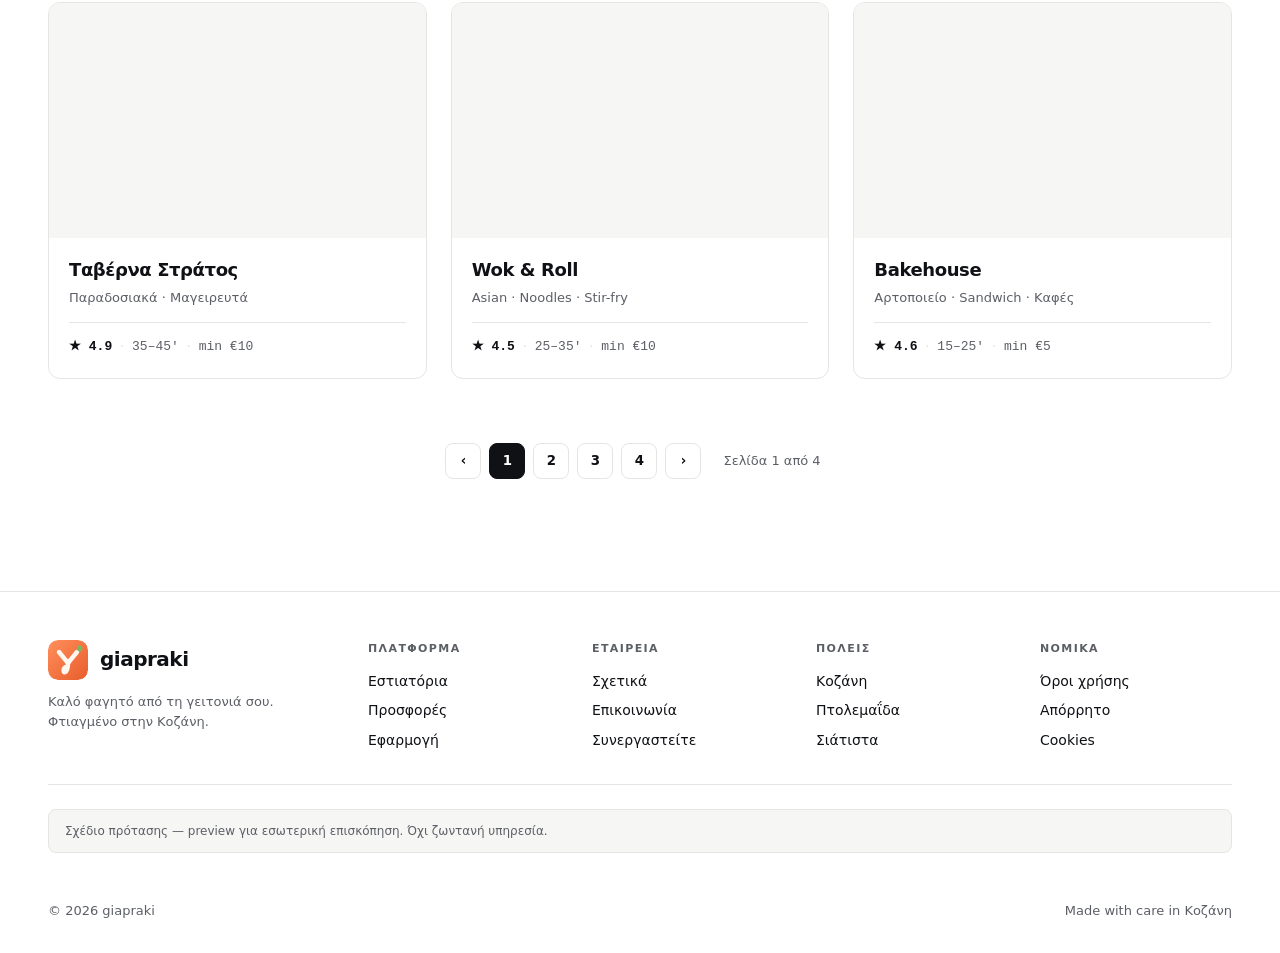
<file: b/stores.html>
<!doctype html>
<html lang="el">
<head>
<meta charset="utf-8">
<meta name="viewport" content="width=device-width,initial-scale=1">
<meta name="robots" content="noindex,nofollow">
<title>Εστιατόρια · giapraki</title>
<link rel="icon" type="image/svg+xml" href="../assets/favicon.svg">
<link rel="stylesheet" href="../assets/style-b.css">
<link rel="stylesheet" href="../assets/mobile-nav-b.css">
<style>
  /* Sticky filter row */
  .filter-bar {
    position: sticky; top: 73px; z-index: 50;
    background: rgba(255,255,255,0.96);
    backdrop-filter: blur(8px);
    border-bottom: 1px solid var(--border);
    padding: 18px 0;
  }
  .filter-row {
    display: flex; align-items: center; gap: 16px; flex-wrap: wrap;
  }
  .filter-row .search-bar { max-width: 360px; flex: 1; min-width: 240px; }
  .chips { display: flex; gap: 8px; flex-wrap: wrap; }

  /* Stores grid */
  .stores-grid {
    display: grid; grid-template-columns: repeat(3, 1fr);
    gap: 24px; padding: 40px 0;
  }
  .store-card {
    border: 1px solid var(--border); border-radius: var(--radius-lg);
    overflow: hidden; color: var(--ink); display: block;
    transition: border-color .15s, transform .15s;
  }
  .store-card:hover { border-color: var(--ink); transform: translateY(-1px); }
  .store-card .img {
    aspect-ratio: 16/10; background: var(--bg-soft);
    background-size: cover; background-position: center;
  }
  .store-card .body { padding: 18px 20px 20px; }
  .store-card h3 { font-size: 18px; font-weight: 700; letter-spacing: -0.4px; margin-bottom: 4px; }
  .store-card .cuisine { color: var(--ink-muted); font-size: 13px; }
  .store-card .stats {
    display: flex; align-items: center; gap: 6px;
    font-size: 13px; color: var(--ink-muted);
    margin-top: 14px; padding-top: 14px; border-top: 1px solid var(--border);
    font-feature-settings: 'tnum';
  }
  .store-card .stats span.sep { color: var(--border); }
  .store-card .stats .star { color: var(--ink); font-weight: 600; }

  /* Pagination */
  .pagination {
    display: flex; justify-content: center; align-items: center; gap: 8px;
    padding: 24px 0 16px;
    color: var(--ink-muted); font-size: 14px;
  }
  .page-btn {
    width: 36px; height: 36px; display: inline-flex; align-items: center; justify-content: center;
    border-radius: 8px; border: 1px solid var(--border); background: var(--bg);
    color: var(--ink); font-weight: 600; cursor: pointer; font-family: inherit;
  }
  .page-btn:hover { border-color: var(--ink); }
  .page-btn.active { background: var(--ink); color: white; border-color: var(--ink); }
  .page-info { color: var(--ink-muted); font-size: 13px; margin: 0 14px; }

  .page-head { padding: 56px 0 8px; }
  .page-head h1 { font-size: clamp(32px,4.5vw,52px); letter-spacing:-1.8px; }

  @media (max-width: 1000px) {
    .stores-grid { grid-template-columns: 1fr 1fr; }
  }
  @media (max-width: 600px) {
    .stores-grid { grid-template-columns: 1fr; }
    .filter-bar { top: 65px; }
  }
</style>
</head>
<body>

<header class="site-header">
  <div class="wrap nav">
    <a href="home.html" class="brand" aria-label="giapraki αρχική">
      <object class="mark" data="../assets/favicon.svg" type="image/svg+xml" aria-hidden="true"></object>
      <span class="word">giapraki</span>
    </a>
    <ul>
      <li><a href="home.html">Γειτονιά</a></li>
      <li><a href="stores.html" style="color:var(--ink);">Εστιατόρια</a></li>
      <li><a href="home.html#how">Πώς λειτουργεί</a></li>
      <li><a href="#">Σύνδεση</a></li>
    </ul>
    <div class="actions">
      <a href="store.html" class="btn btn-coral">Παράγγειλε <span aria-hidden="true">▸</span></a>
    </div>
  </div>
</header>

<section class="page-head">
  <div class="wrap">
    <span class="eyebrow">Παράδοση στην Κοζάνη</span>
    <h1 style="margin-top:10px;">Εστιατόρια κοντά σου</h1>
    <p class="muted" style="margin-top:14px; max-width:540px;">
      42 τοπικά εστιατόρια. Φιλτράρισε ανά κουζίνα ή ψάξε με όνομα.
    </p>
  </div>
</section>

<div class="filter-bar">
  <div class="wrap filter-row">
    <form class="search-bar" onsubmit="event.preventDefault();" role="search">
      <input type="search" placeholder="Αναζήτηση εστιατορίου ή πιάτου" aria-label="Αναζήτηση">
    </form>
    <div class="chips" role="tablist" aria-label="Φίλτρα κουζίνας">
      <button class="chip active" type="button">Όλα</button>
      <button class="chip" type="button">Πίτσα</button>
      <button class="chip" type="button">Burger</button>
      <button class="chip" type="button">Ελληνικά</button>
      <button class="chip" type="button">Asian</button>
      <button class="chip" type="button">Καφές</button>
      <button class="chip" type="button">Σαλάτα</button>
      <button class="chip" type="button">Επιδόρπια</button>
    </div>
  </div>
</div>

<section>
  <div class="wrap">
    <div class="stores-grid">

      <a href="store.html" class="store-card">
        <div class="img" style="background-image:url('https://images.unsplash.com/photo-1571066811602-716837d681de?w=700&fit=crop');"></div>
        <div class="body">
          <h3>Pizza Roma</h3>
          <div class="cuisine">Ιταλικά · Πίτσα · Pasta</div>
          <div class="stats mono"><span class="star">★ 4.8</span><span class="sep">·</span><span>25–35′</span><span class="sep">·</span><span>min €8</span></div>
        </div>
      </a>

      <a href="store.html" class="store-card">
        <div class="img" style="background-image:url('https://images.unsplash.com/photo-1568901346375-23c9450c58cd?w=700&fit=crop');"></div>
        <div class="body">
          <h3>Burger Garage</h3>
          <div class="cuisine">Burgers · American</div>
          <div class="stats mono"><span class="star">★ 4.7</span><span class="sep">·</span><span>20–30′</span><span class="sep">·</span><span>min €10</span></div>
        </div>
      </a>

      <a href="store.html" class="store-card">
        <div class="img" style="background-image:url('https://images.unsplash.com/photo-1599487488170-d11ec9c172f0?w=700&fit=crop');"></div>
        <div class="body">
          <h3>Σουβλάκι Τσουκνίδας</h3>
          <div class="cuisine">Ελληνικά · Σουβλάκι · Γύρος</div>
          <div class="stats mono"><span class="star">★ 4.9</span><span class="sep">·</span><span>15–25′</span><span class="sep">·</span><span>min €6</span></div>
        </div>
      </a>

      <a href="store.html" class="store-card">
        <div class="img" style="background-image:url('https://images.unsplash.com/photo-1617196034796-73dfa7b1fd56?w=700&fit=crop');"></div>
        <div class="body">
          <h3>Tokyo Bento</h3>
          <div class="cuisine">Asian · Sushi · Ramen</div>
          <div class="stats mono"><span class="star">★ 4.6</span><span class="sep">·</span><span>30–40′</span><span class="sep">·</span><span>min €12</span></div>
        </div>
      </a>

      <a href="store.html" class="store-card">
        <div class="img" style="background-image:url('https://images.unsplash.com/photo-1567620905732-2d1ec7ab7445?w=700&fit=crop');"></div>
        <div class="body">
          <h3>Chicken House</h3>
          <div class="cuisine">Κοτόπουλο · Τηγανητά</div>
          <div class="stats mono"><span class="star">★ 4.5</span><span class="sep">·</span><span>20–30′</span><span class="sep">·</span><span>min €8</span></div>
        </div>
      </a>

      <a href="store.html" class="store-card">
        <div class="img" style="background-image:url('https://images.unsplash.com/photo-1546069901-ba9599a7e63c?w=700&fit=crop');"></div>
        <div class="body">
          <h3>Πράσινο Πιάτο</h3>
          <div class="cuisine">Σαλάτες · Healthy · Vegan</div>
          <div class="stats mono"><span class="star">★ 4.7</span><span class="sep">·</span><span>18–28′</span><span class="sep">·</span><span>min €9</span></div>
        </div>
      </a>

      <a href="store.html" class="store-card">
        <div class="img" style="background-image:url('https://images.unsplash.com/photo-1495474472287-4d71bcdd2085?w=700&fit=crop');"></div>
        <div class="body">
          <h3>Coffee Lab</h3>
          <div class="cuisine">Καφές · Brunch · Pastries</div>
          <div class="stats mono"><span class="star">★ 4.8</span><span class="sep">·</span><span>12–20′</span><span class="sep">·</span><span>min €5</span></div>
        </div>
      </a>

      <a href="store.html" class="store-card">
        <div class="img" style="background-image:url('https://images.unsplash.com/photo-1551024506-0bccd828d307?w=700&fit=crop');"></div>
        <div class="body">
          <h3>Sweet & Sour</h3>
          <div class="cuisine">Επιδόρπια · Donuts · Cookies</div>
          <div class="stats mono"><span class="star">★ 4.6</span><span class="sep">·</span><span>15–25′</span><span class="sep">·</span><span>min €7</span></div>
        </div>
      </a>

      <a href="store.html" class="store-card">
        <div class="img" style="background-image:url('https://images.unsplash.com/photo-1565299624946-b28f40a0ae38?w=700&fit=crop');"></div>
        <div class="body">
          <h3>Trattoria Bella</h3>
          <div class="cuisine">Ιταλικά · Pasta · Risotto</div>
          <div class="stats mono"><span class="star">★ 4.7</span><span class="sep">·</span><span>30–45′</span><span class="sep">·</span><span>min €12</span></div>
        </div>
      </a>

      <a href="store.html" class="store-card">
        <div class="img" style="background-image:url('https://images.unsplash.com/photo-1565958011703-44f9829ba187?w=700&fit=crop');"></div>
        <div class="body">
          <h3>Ταβέρνα Στράτος</h3>
          <div class="cuisine">Παραδοσιακά · Μαγειρευτά</div>
          <div class="stats mono"><span class="star">★ 4.9</span><span class="sep">·</span><span>35–45′</span><span class="sep">·</span><span>min €10</span></div>
        </div>
      </a>

      <a href="store.html" class="store-card">
        <div class="img" style="background-image:url('https://images.unsplash.com/photo-1559847844-5315695dadae?w=700&fit=crop');"></div>
        <div class="body">
          <h3>Wok & Roll</h3>
          <div class="cuisine">Asian · Noodles · Stir-fry</div>
          <div class="stats mono"><span class="star">★ 4.5</span><span class="sep">·</span><span>25–35′</span><span class="sep">·</span><span>min €10</span></div>
        </div>
      </a>

      <a href="store.html" class="store-card">
        <div class="img" style="background-image:url('https://images.unsplash.com/photo-1587314168485-3236d6710814?w=700&fit=crop');"></div>
        <div class="body">
          <h3>Bakehouse</h3>
          <div class="cuisine">Αρτοποιείο · Sandwich · Καφές</div>
          <div class="stats mono"><span class="star">★ 4.6</span><span class="sep">·</span><span>15–25′</span><span class="sep">·</span><span>min €5</span></div>
        </div>
      </a>

    </div>

    <nav class="pagination" aria-label="Σελιδοποίηση">
      <button class="page-btn" aria-label="Προηγούμενη σελίδα">‹</button>
      <button class="page-btn active" aria-current="page">1</button>
      <button class="page-btn">2</button>
      <button class="page-btn">3</button>
      <button class="page-btn">4</button>
      <button class="page-btn" aria-label="Επόμενη σελίδα">›</button>
      <span class="page-info">Σελίδα 1 από 4</span>
    </nav>
  </div>
</section>

<footer class="site-footer">
  <div class="wrap">
    <div class="foot-grid">
      <div>
        <a href="home.html" class="brand">
          <object class="mark" data="../assets/favicon.svg" type="image/svg+xml" aria-hidden="true"></object>
          <span class="word">giapraki</span>
        </a>
        <p class="muted" style="font-size:13px; max-width:280px; margin-top:12px;">
          Καλό φαγητό από τη γειτονιά σου. Φτιαγμένο στην Κοζάνη.
        </p>
      </div>
      <div><h5>Πλατφόρμα</h5><ul>
        <li><a href="stores.html">Εστιατόρια</a></li>
        <li><a href="#">Προσφορές</a></li>
        <li><a href="#">Εφαρμογή</a></li>
      </ul></div>
      <div><h5>Εταιρεία</h5><ul>
        <li><a href="#">Σχετικά</a></li>
        <li><a href="#">Επικοινωνία</a></li>
        <li><a href="#">Συνεργαστείτε</a></li>
      </ul></div>
      <div><h5>Πόλεις</h5><ul>
        <li><a href="#">Κοζάνη</a></li>
        <li><a href="#">Πτολεμαΐδα</a></li>
        <li><a href="#">Σιάτιστα</a></li>
      </ul></div>
      <div><h5>Νομικά</h5><ul>
        <li><a href="#">Όροι χρήσης</a></li>
        <li><a href="#">Απόρρητο</a></li>
        <li><a href="#">Cookies</a></li>
      </ul></div>
    </div>
    <div class="foot-disclaimer">
      Σχέδιο πρότασης — preview για εσωτερική επισκόπηση. Όχι ζωντανή υπηρεσία.
    </div>
    <div class="foot-bottom">
      <span>© 2026 giapraki</span>
      <span>Made with care in Κοζάνη</span>
    </div>
  </div>
</footer>

<script>
  // Chip toggle (preview only)
  document.querySelectorAll('.chip').forEach(chip => {
    chip.addEventListener('click', () => {
      document.querySelectorAll('.chip').forEach(c => c.classList.remove('active'));
      chip.classList.add('active');
    });
  });
</script>
<script src="../assets/mobile-nav-b.js"></script>
</body>
</html>
</file>
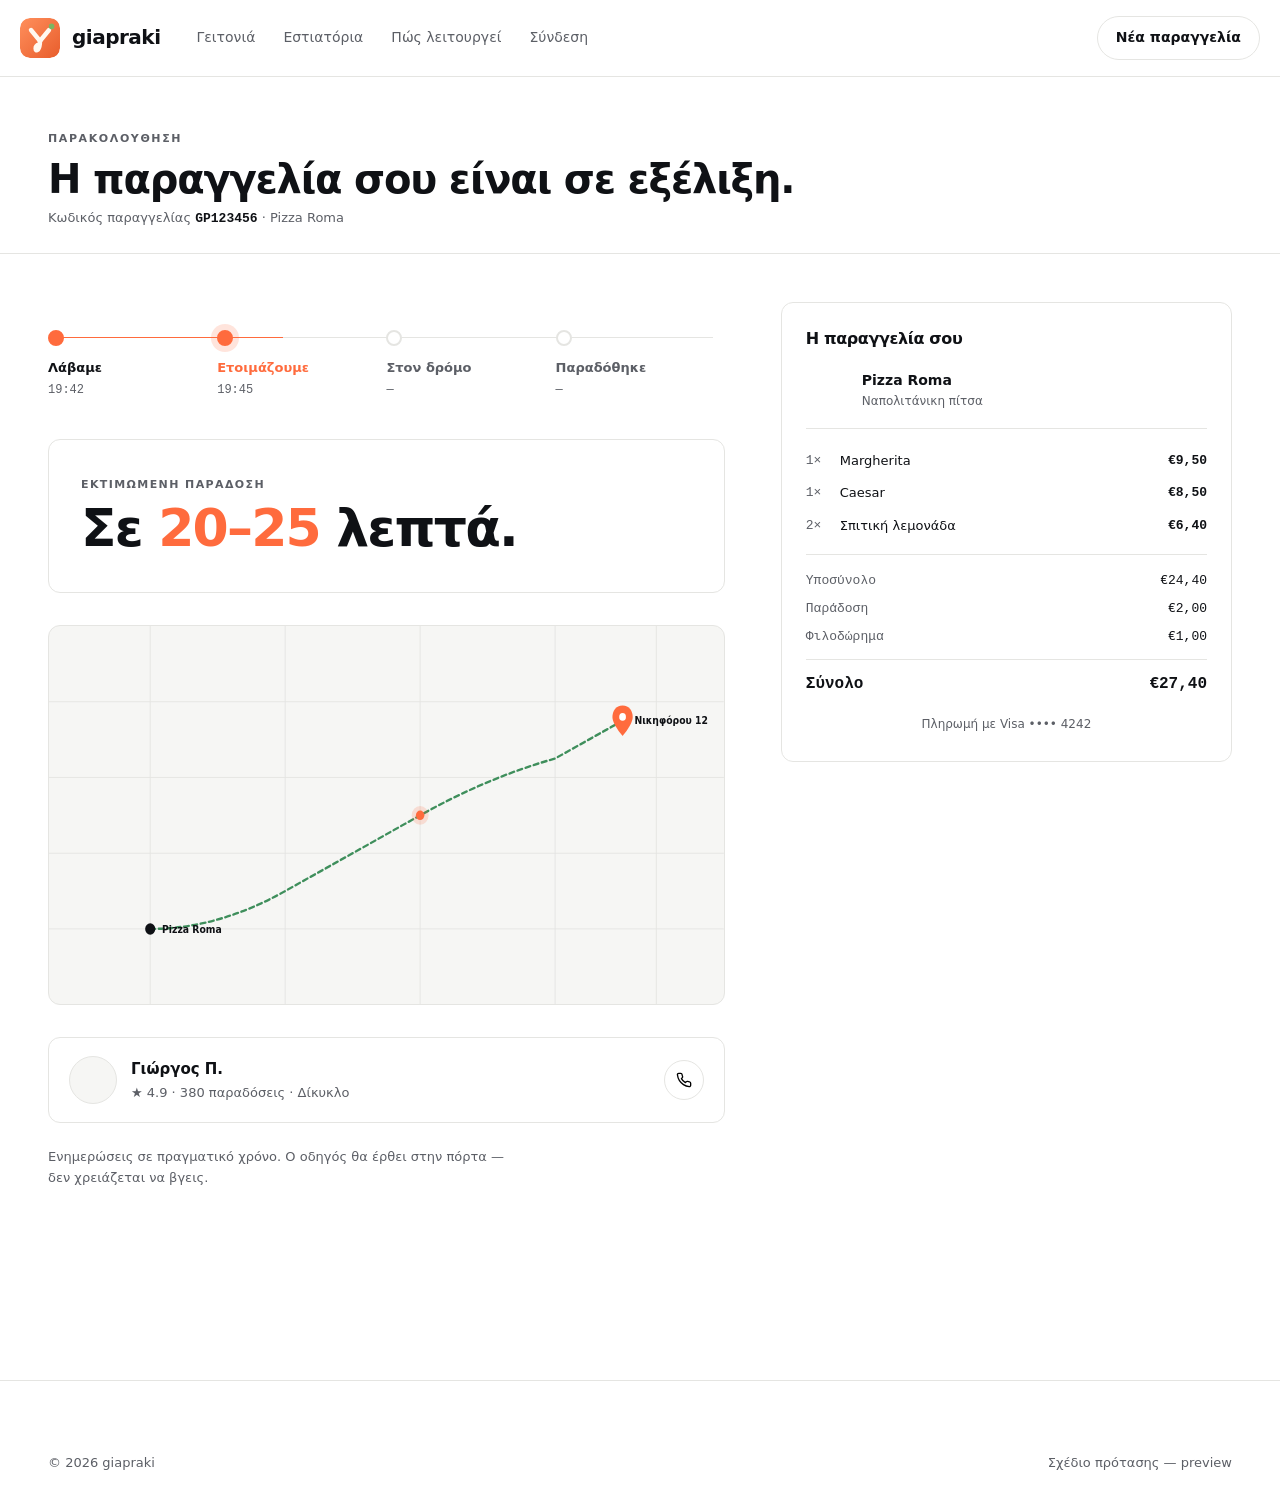
<file: b/track.html>
<!doctype html>
<html lang="el">
<head>
<meta charset="utf-8">
<meta name="viewport" content="width=device-width,initial-scale=1">
<meta name="robots" content="noindex,nofollow">
<title>Παρακολούθηση παραγγελίας · giapraki</title>
<link rel="icon" type="image/svg+xml" href="../assets/favicon.svg">
<link rel="stylesheet" href="../assets/style-b.css">
<link rel="stylesheet" href="../assets/mobile-nav-b.css">
<style>
  .page-head { padding: 48px 0 24px; border-bottom: 1px solid var(--border); }
  .page-head h1 { font-size: clamp(28px,3.6vw,40px); letter-spacing: -1.2px; }
  .order-id { font-size: 13px; color: var(--ink-muted); margin-top: 8px; }
  .order-id .id { color: var(--ink); font-weight: 600; font-family: 'JetBrains Mono', ui-monospace, monospace; }

  .track-grid {
    display: grid; grid-template-columns: 1.5fr 1fr; gap: 56px;
    padding: 48px 0 96px; align-items: start;
  }

  /* ── Editorial 4-step timeline (horizontal) ───────────── */
  .timeline {
    margin: 24px 0 40px;
    position: relative;
  }
  .timeline-track {
    position: relative;
    display: grid; grid-template-columns: repeat(4, 1fr);
    gap: 0;
  }
  .timeline-track::before {
    content: ""; position: absolute; left: 12px; right: 12px; top: 11px;
    height: 1px; background: var(--border);
  }
  .timeline-track::after {
    content: ""; position: absolute; left: 12px; top: 11px;
    height: 1px; background: var(--coral);
    width: var(--progress, 0%);
    transition: width .5s ease;
  }
  .ts-step {
    position: relative;
    padding-top: 32px;
    text-align: left;
  }
  .ts-step .dot {
    position: absolute; top: 4px; left: 0;
    width: 16px; height: 16px; border-radius: 50%;
    background: var(--bg); border: 2px solid var(--border);
    transition: all .3s ease;
  }
  .ts-step.done .dot { background: var(--coral); border-color: var(--coral); }
  .ts-step.active .dot {
    background: var(--coral); border-color: var(--coral);
    box-shadow: 0 0 0 6px rgba(255,107,61,0.18);
  }
  .ts-label {
    font-size: 13px; font-weight: 600; color: var(--ink-muted);
    transition: color .3s;
  }
  .ts-step.done .ts-label, .ts-step.active .ts-label { color: var(--ink); }
  .ts-step.active .ts-label { font-weight: 800; color: var(--coral); }
  .ts-time {
    font-size: 12px; color: var(--ink-muted); margin-top: 2px;
    font-family: 'JetBrains Mono', ui-monospace, monospace;
  }

  /* ── ETA card ─────────────────────────────────────────── */
  .eta-card {
    border: 1px solid var(--border); border-radius: var(--radius-lg);
    padding: 36px 32px; margin-bottom: 32px;
  }
  .eta-card .label {
    font-size: 11px; text-transform: uppercase; letter-spacing: 1.4px;
    color: var(--ink-muted); font-weight: 600; margin-bottom: 8px;
  }
  .eta-card .big {
    font-size: clamp(36px,5vw,52px); font-weight: 800; letter-spacing: -1.8px;
    line-height: 1.05; color: var(--ink);
  }
  .eta-card .big em { color: var(--coral); font-style: normal; }

  /* Map placeholder */
  .map {
    aspect-ratio: 16/9;
    border: 1px solid var(--border); border-radius: var(--radius-lg);
    background: var(--bg-soft); position: relative; overflow: hidden;
    margin-bottom: 32px;
  }
  .map svg { width: 100%; height: 100%; display: block; }

  /* Driver row */
  .driver {
    display: flex; align-items: center; gap: 14px;
    padding: 18px 20px;
    border: 1px solid var(--border); border-radius: var(--radius-lg);
    margin-bottom: 16px;
  }
  .driver .avatar {
    width: 48px; height: 48px; border-radius: 50%;
    background: var(--bg-soft) center/cover;
    background-image: url('https://images.unsplash.com/photo-1535713875002-d1d0cf377fde?w=200&fit=crop');
    flex-shrink: 0; border: 1px solid var(--border);
  }
  .driver-info { flex: 1; }
  .driver-name { font-weight: 700; font-size: 15px; }
  .driver-meta { font-size: 13px; color: var(--ink-muted); margin-top: 2px; }
  .driver-call {
    width: 40px; height: 40px; border-radius: 50%;
    border: 1px solid var(--border); background: var(--bg);
    display: inline-flex; align-items: center; justify-content: center;
    cursor: pointer; transition: all .15s;
  }
  .driver-call:hover { border-color: var(--coral); color: var(--coral); }

  /* Right column — order summary mono */
  .order-summary {
    border: 1px solid var(--border); border-radius: var(--radius-lg);
    padding: 24px 24px 28px;
    position: sticky; top: 96px;
  }
  .order-summary h3 {
    font-size: 16px; font-weight: 800; letter-spacing: -0.4px;
    margin-bottom: 16px;
  }
  .os-store {
    display: flex; align-items: center; gap: 12px;
    padding-bottom: 16px; margin-bottom: 16px;
    border-bottom: 1px solid var(--border);
  }
  .os-store .img {
    width: 44px; height: 44px; border-radius: 8px;
    background-size: cover; background-position: center;
    background-image: url('https://images.unsplash.com/photo-1571066811602-716837d681de?w=200&fit=crop');
  }
  .os-store .name { font-weight: 700; font-size: 14px; }
  .os-store .meta { font-size: 12px; color: var(--ink-muted); }
  .os-line {
    display: flex; gap: 10px; padding: 6px 0;
    font-size: 13px; font-feature-settings: 'tnum';
  }
  .os-line .qty { color: var(--ink-muted); width: 24px; }
  .os-line .name { flex: 1; }
  .os-line .price { font-weight: 600; }
  .os-divider { height: 1px; background: var(--border); margin: 12px 0; }
  .os-row {
    display: flex; justify-content: space-between; padding: 4px 0;
    font-size: 13px; font-feature-settings: 'tnum';
  }
  .os-row.total {
    border-top: 1px solid var(--border); padding-top: 12px; margin-top: 8px;
    font-size: 16px; font-weight: 800;
  }
  .os-row .label { color: var(--ink-muted); }
  .os-row.total .label { color: var(--ink); }

  @media (max-width: 980px) {
    .track-grid { grid-template-columns: 1fr; gap: 32px; }
    .order-summary { position: static; }
  }
  @media (max-width: 600px) {
    .timeline-track { gap: 4px; }
    .ts-label { font-size: 11px; }
  }
</style>
</head>
<body>

<header class="site-header">
  <div class="wrap nav">
    <a href="home.html" class="brand" aria-label="giapraki αρχική">
      <object class="mark" data="../assets/favicon.svg" type="image/svg+xml" aria-hidden="true"></object>
      <span class="word">giapraki</span>
    </a>
    <ul>
      <li><a href="home.html">Γειτονιά</a></li>
      <li><a href="stores.html">Εστιατόρια</a></li>
      <li><a href="home.html#how">Πώς λειτουργεί</a></li>
      <li><a href="#">Σύνδεση</a></li>
    </ul>
    <div class="actions">
      <a href="stores.html" class="btn btn-ghost">Νέα παραγγελία</a>
    </div>
  </div>
</header>

<section class="page-head">
  <div class="wrap">
    <span class="eyebrow">Παρακολούθηση</span>
    <h1 style="margin-top:10px;">Η παραγγελία σου είναι σε εξέλιξη.</h1>
    <p class="order-id">Κωδικός παραγγελίας <span class="id" id="order-id">—</span> · Pizza Roma</p>
  </div>
</section>

<main class="wrap">
  <div class="track-grid">

    <div>
      <!-- Timeline -->
      <div class="timeline">
        <div class="timeline-track" id="timeline" style="--progress: 0%;">
          <div class="ts-step done" data-i="0">
            <span class="dot"></span>
            <div class="ts-label">Λάβαμε</div>
            <div class="ts-time">19:42</div>
          </div>
          <div class="ts-step active" data-i="1">
            <span class="dot"></span>
            <div class="ts-label">Ετοιμάζουμε</div>
            <div class="ts-time">19:45</div>
          </div>
          <div class="ts-step" data-i="2">
            <span class="dot"></span>
            <div class="ts-label">Στον δρόμο</div>
            <div class="ts-time">—</div>
          </div>
          <div class="ts-step" data-i="3">
            <span class="dot"></span>
            <div class="ts-label">Παραδόθηκε</div>
            <div class="ts-time">—</div>
          </div>
        </div>
      </div>

      <!-- ETA -->
      <div class="eta-card">
        <div class="label">Εκτιμώμενη παράδοση</div>
        <div class="big" id="eta-text">Σε <em>20–25</em> λεπτά.</div>
      </div>

      <!-- Map placeholder -->
      <div class="map" role="img" aria-label="Χάρτης διαδρομής παράδοσης">
        <svg viewBox="0 0 800 400" preserveAspectRatio="none">
          <!-- street grid hairlines -->
          <g stroke="#E5E5E2" stroke-width="1" fill="none">
            <line x1="0" y1="80"  x2="800" y2="80"/>
            <line x1="0" y1="160" x2="800" y2="160"/>
            <line x1="0" y1="240" x2="800" y2="240"/>
            <line x1="0" y1="320" x2="800" y2="320"/>
            <line x1="120" y1="0" x2="120" y2="400"/>
            <line x1="280" y1="0" x2="280" y2="400"/>
            <line x1="440" y1="0" x2="440" y2="400"/>
            <line x1="600" y1="0" x2="600" y2="400"/>
            <line x1="720" y1="0" x2="720" y2="400"/>
          </g>
          <!-- route (sage) -->
          <path d="M 120 320 Q 200 320 280 280 T 440 200 T 600 140 L 680 100"
                stroke="#3F8F5C" stroke-width="2.5" fill="none" stroke-linecap="round" stroke-dasharray="6 4"/>
          <!-- restaurant marker -->
          <g transform="translate(120, 320)">
            <circle r="6" fill="#0F1115"/>
            <text x="14" y="4" font-family="Inter,system-ui" font-size="11" fill="#0F1115" font-weight="600">Pizza Roma</text>
          </g>
          <!-- driver position (current) -->
          <g transform="translate(440, 200)">
            <circle r="10" fill="rgba(255,107,61,0.18)"/>
            <circle r="5" fill="#FF6B3D"/>
          </g>
          <!-- destination pin (coral) -->
          <g transform="translate(680, 100)">
            <path d="M 0 -16 C 8 -16 12 -10 12 -4 C 12 4 0 16 0 16 C 0 16 -12 4 -12 -4 C -12 -10 -8 -16 0 -16 Z" fill="#FF6B3D"/>
            <circle cx="0" cy="-4" r="4" fill="white"/>
            <text x="14" y="4" font-family="Inter,system-ui" font-size="11" fill="#0F1115" font-weight="600">Νικηφόρου 12</text>
          </g>
        </svg>
      </div>

      <!-- Driver -->
      <div class="driver">
        <div class="avatar" role="img" aria-label="Avatar οδηγού"></div>
        <div class="driver-info">
          <div class="driver-name">Γιώργος Π.</div>
          <div class="driver-meta">★ 4.9 · 380 παραδόσεις · Δίκυκλο</div>
        </div>
        <button class="driver-call" type="button" aria-label="Κάλεσε οδηγό" title="Κάλεσε">
          <svg width="16" height="16" viewBox="0 0 24 24" fill="none" stroke="currentColor" stroke-width="2" stroke-linecap="round" stroke-linejoin="round">
            <path d="M22 16.92v3a2 2 0 0 1-2.18 2 19.79 19.79 0 0 1-8.63-3.07 19.5 19.5 0 0 1-6-6 19.79 19.79 0 0 1-3.07-8.67A2 2 0 0 1 4.11 2h3a2 2 0 0 1 2 1.72 12.84 12.84 0 0 0 .7 2.81 2 2 0 0 1-.45 2.11L8.09 9.91a16 16 0 0 0 6 6l1.27-1.27a2 2 0 0 1 2.11-.45 12.84 12.84 0 0 0 2.81.7A2 2 0 0 1 22 16.92z"/>
          </svg>
        </button>
      </div>

      <p class="muted" style="font-size:13px; margin-top:24px; max-width:480px;">
        Ενημερώσεις σε πραγματικό χρόνο. Ο οδηγός θα έρθει στην πόρτα — δεν χρειάζεται να βγεις.
      </p>
    </div>

    <!-- Right summary -->
    <aside>
      <div class="order-summary">
        <h3>Η παραγγελία σου</h3>
        <div class="os-store">
          <div class="img"></div>
          <div>
            <div class="name">Pizza Roma</div>
            <div class="meta">Ναπολιτάνικη πίτσα</div>
          </div>
        </div>
        <div class="os-line"><span class="qty mono">1×</span><span class="name">Margherita</span><span class="price mono">€9,50</span></div>
        <div class="os-line"><span class="qty mono">1×</span><span class="name">Caesar</span><span class="price mono">€8,50</span></div>
        <div class="os-line"><span class="qty mono">2×</span><span class="name">Σπιτική λεμονάδα</span><span class="price mono">€6,40</span></div>

        <div class="os-divider"></div>
        <div class="os-row mono"><span class="label">Υποσύνολο</span><span>€24,40</span></div>
        <div class="os-row mono"><span class="label">Παράδοση</span><span>€2,00</span></div>
        <div class="os-row mono"><span class="label">Φιλοδώρημα</span><span>€1,00</span></div>
        <div class="os-row total mono"><span class="label">Σύνολο</span><span>€27,40</span></div>

        <p class="muted" style="font-size:12px; text-align:center; margin-top:14px;">
          Πληρωμή με Visa •••• 4242
        </p>
      </div>
    </aside>
  </div>
</main>

<footer class="site-footer">
  <div class="wrap">
    <div class="foot-bottom">
      <span>© 2026 giapraki</span>
      <span>Σχέδιο πρότασης — preview</span>
    </div>
  </div>
</footer>

<script>
  // Order id from query string (or fallback)
  const params = new URLSearchParams(location.search);
  const id = params.get('id') || 'GP123456';
  document.getElementById('order-id').textContent = id;

  // Auto-advance steps every 8s
  const steps = [
    { i: 0, label: 'Παραλάβαμε την παραγγελία σου.', eta: 'Σε <em>25–30</em> λεπτά.', progress: 0 },
    { i: 1, label: 'Το εστιατόριο ετοιμάζει το γεύμα σου.', eta: 'Σε <em>20–25</em> λεπτά.', progress: 33 },
    { i: 2, label: 'Ο οδηγός είναι καθ’ οδόν.', eta: 'Σε <em>8–12</em> λεπτά.', progress: 66 },
    { i: 3, label: 'Παραδόθηκε. Καλή όρεξη!', eta: '<em>Παραδόθηκε.</em>', progress: 100 },
  ];

  let cur = 1; // start at "Ετοιμάζουμε"

  function pad(n) { return n < 10 ? '0' + n : '' + n; }
  function nowHHMM() { const d = new Date(); return pad(d.getHours()) + ':' + pad(d.getMinutes()); }

  function applyStep(i) {
    document.querySelectorAll('.ts-step').forEach((el, idx) => {
      el.classList.toggle('done', idx < i);
      el.classList.toggle('active', idx === i);
      if (idx === i) {
        const tEl = el.querySelector('.ts-time');
        if (tEl && tEl.textContent === '—') tEl.textContent = nowHHMM();
      }
    });
    document.getElementById('timeline').style.setProperty('--progress', steps[i].progress + '%');
    document.getElementById('eta-text').innerHTML = steps[i].eta;
  }
  applyStep(cur);

  setInterval(() => {
    if (cur < steps.length - 1) {
      cur++;
      applyStep(cur);
    }
  }, 8000);
</script>
<script src="../assets/mobile-nav-b.js"></script>
</body>
</html>
</file>
<file: assets/cart.css>
/* giapraki preview · shared cart UI (drawer + pill + modal) */

:root {
  --gp-coral: #FF8F5C;
  --gp-coral-deep: #E85D2C;
  --gp-coral-soft: #FFD5C2;
  --gp-saffron: #F4B942;
  --gp-sage: #7BB661;
  --gp-ink: #1F1A17;
  --gp-ink-muted: #6B6660;
  --gp-pebble: #D4CFC8;
  --gp-cloud: #FAF6F0;
  --gp-cream: #FFF8F0;
}

/* Backdrops */
.gp-backdrop {
  position: fixed; inset: 0; background: rgba(31, 26, 23, 0.45);
  z-index: 998; backdrop-filter: blur(2px);
}

/* Cart pill */
.gp-cart-pill[hidden] { display: none !important; }
.gp-cart-pill {
  position: fixed; right: 20px; bottom: 20px; z-index: 90;
  display: inline-flex; align-items: center; gap: 12px;
  padding: 12px 18px;
  background: var(--gp-coral-deep); color: var(--gp-cream);
  border: none; border-radius: 999px; cursor: pointer;
  font-family: inherit; font-size: 14px; font-weight: 700;
  box-shadow: 0 12px 28px rgba(232, 93, 44, 0.45), 0 4px 10px rgba(31, 26, 23, 0.18);
  transition: transform 0.15s ease, box-shadow 0.15s ease;
}
.gp-cart-pill:hover { transform: translateY(-2px); box-shadow: 0 16px 36px rgba(232, 93, 44, 0.55); }
.gp-cart-pill .gp-pill-icon { font-size: 18px; }
.gp-cart-pill .gp-pill-text b { font-weight: 900; margin-right: 2px; }
.gp-cart-pill .gp-pill-cta {
  background: rgba(255, 248, 240, 0.18); padding: 6px 12px; border-radius: 999px;
  font-weight: 800; font-size: 13px;
}
.gp-cart-pill.flash { animation: gpFlash 0.55s ease; }
@keyframes gpFlash {
  0% { transform: scale(1); }
  35% { transform: scale(1.07); box-shadow: 0 0 0 10px rgba(244, 185, 66, 0.3); }
  100% { transform: scale(1); }
}

/* Drawer */
.gp-drawer {
  position: fixed; top: 0; right: 0; bottom: 0;
  width: min(420px, 100%);
  background: var(--gp-cream);
  z-index: 999;
  display: flex; flex-direction: column;
  transform: translateX(100%);
  transition: transform 0.22s cubic-bezier(0.4, 0, 0.2, 1);
  box-shadow: -16px 0 48px rgba(31, 26, 23, 0.2);
}
.gp-drawer.open { transform: translateX(0); }
.gp-drawer-head {
  display: flex; align-items: center; justify-content: space-between;
  padding: 20px 24px; border-bottom: 1px solid var(--gp-pebble);
}
.gp-drawer-head h2 { font-size: 20px; font-weight: 900; letter-spacing: -0.5px; margin: 0; color: var(--gp-ink); }
.gp-close {
  width: 36px; height: 36px; border-radius: 50%;
  background: var(--gp-cloud); border: none; cursor: pointer;
  font-size: 22px; line-height: 1; color: var(--gp-ink); font-family: inherit;
  display: inline-flex; align-items: center; justify-content: center;
}
.gp-close:hover { background: var(--gp-coral-soft); color: var(--gp-coral-deep); }
.gp-close:focus-visible { outline: 2px solid var(--gp-coral); outline-offset: 2px; }

.gp-drawer-body { flex: 1; overflow-y: auto; padding: 16px 24px; }
.gp-restaurant {
  font-size: 13px; color: var(--gp-ink-muted); margin-bottom: 12px;
  letter-spacing: 0.3px;
}
.gp-d-empty {
  text-align: center; padding: 48px 16px;
  color: var(--gp-ink-muted); font-size: 14px;
}
.gp-d-list { display: flex; flex-direction: column; gap: 8px; }
.gp-line {
  background: white; border-radius: 14px; padding: 14px 16px;
  display: flex; flex-direction: column; gap: 10px;
  box-shadow: 0 2px 8px rgba(31, 26, 23, 0.04);
}
.gp-line-name strong { display: block; font-size: 15px; font-weight: 800; color: var(--gp-ink); }
.gp-line-notes {
  display: block; font-size: 12px; font-style: normal; color: var(--gp-ink-muted);
  margin-top: 4px;
}
.gp-line-controls { display: flex; align-items: center; gap: 12px; }
.gp-line-qty {
  display: inline-flex; align-items: center; gap: 6px;
  background: var(--gp-coral-soft); border-radius: 999px; padding: 4px;
}
.gp-line-qty button {
  width: 28px; height: 28px; border: none; border-radius: 50%;
  background: var(--gp-coral); color: var(--gp-cream);
  font-weight: 900; font-size: 16px; cursor: pointer; font-family: inherit;
  display: inline-flex; align-items: center; justify-content: center;
}
.gp-line-qty button:hover { background: var(--gp-coral-deep); }
.gp-line-qty span { font-weight: 800; font-size: 14px; min-width: 18px; text-align: center; }
.gp-line-price { flex: 1; text-align: right; font-weight: 800; font-size: 15px; color: var(--gp-ink); }
.gp-line-remove {
  width: 28px; height: 28px; border: none; border-radius: 50%;
  background: transparent; color: var(--gp-ink-muted); cursor: pointer;
  font-size: 14px; font-family: inherit;
}
.gp-line-remove:hover { background: var(--gp-cloud); color: var(--gp-coral-deep); }

.gp-drawer-foot {
  padding: 18px 24px 22px;
  border-top: 1px solid var(--gp-pebble);
  background: var(--gp-cream);
}
.gp-d-totals { font-size: 14px; color: var(--gp-ink); display: flex; flex-direction: column; gap: 4px; margin-bottom: 14px; }
.gp-d-totals > div { display: flex; justify-content: space-between; padding: 4px 0; }
.gp-d-totals .gp-d-total {
  border-top: 1px solid var(--gp-pebble); margin-top: 6px;
  padding-top: 10px; font-size: 18px; font-weight: 900;
}
.gp-d-cta {
  display: block; text-align: center; text-decoration: none;
  width: 100%; padding: 14px 20px;
  background: var(--gp-coral-deep); color: var(--gp-cream);
  border: none; border-radius: 14px;
  font-weight: 800; font-size: 15px; font-family: inherit;
  cursor: pointer;
}
.gp-d-cta:hover { background: var(--gp-coral); }
.gp-d-cta:focus-visible { outline: 2px solid var(--gp-saffron); outline-offset: 2px; }

/* Modal (add to cart) */
.gp-modal {
  position: fixed; left: 50%; top: 50%; transform: translate(-50%, -45%);
  width: min(440px, calc(100% - 32px));
  max-height: calc(100vh - 32px);
  background: var(--gp-cream); border-radius: 24px; overflow: hidden;
  z-index: 999; box-shadow: 0 24px 64px rgba(31, 26, 23, 0.35);
  display: flex; flex-direction: column;
  opacity: 0;
  transition: opacity 0.18s ease, transform 0.18s ease;
}
.gp-modal.open { opacity: 1; transform: translate(-50%, -50%); }
.gp-modal .gp-close {
  position: absolute; top: 14px; right: 14px; z-index: 2;
  background: rgba(255, 248, 240, 0.92);
}
.gp-modal-img {
  height: 180px; background-size: cover; background-position: center;
  background-color: var(--gp-coral-soft);
}
.gp-modal-body { padding: 20px 22px 22px; overflow-y: auto; }
.gp-modal-body h3 { font-size: 22px; font-weight: 900; letter-spacing: -0.5px; margin: 0 0 6px; color: var(--gp-ink); }
.gp-modal-body p { font-size: 14px; color: var(--gp-ink-muted); margin: 0 0 16px; line-height: 1.5; }
.gp-m-label {
  display: block; font-size: 12px; font-weight: 700;
  letter-spacing: 1.5px; text-transform: uppercase;
  color: var(--gp-ink-muted); margin-bottom: 6px;
}
#gp-m-notes {
  width: 100%; border: 1px solid var(--gp-pebble); border-radius: 12px;
  padding: 10px 12px; font-size: 14px; font-family: inherit;
  resize: vertical; min-height: 60px; outline: none; background: white;
}
#gp-m-notes:focus { border-color: var(--gp-coral); }

.gp-m-row {
  margin-top: 18px; display: flex; align-items: center; gap: 12px;
}
.gp-m-qty {
  display: inline-flex; align-items: center; gap: 4px;
  background: var(--gp-cloud); border-radius: 999px; padding: 4px;
}
.gp-m-qty button {
  width: 36px; height: 36px; border: none; border-radius: 50%;
  background: white; color: var(--gp-ink); font-weight: 900; font-size: 18px;
  cursor: pointer; font-family: inherit;
}
.gp-m-qty button:hover { background: var(--gp-coral-soft); color: var(--gp-coral-deep); }
.gp-m-qty span { min-width: 28px; text-align: center; font-weight: 800; font-size: 16px; }
.gp-m-add {
  flex: 1; padding: 14px 18px;
  background: var(--gp-coral-deep); color: var(--gp-cream);
  border: none; border-radius: 14px;
  font-weight: 800; font-size: 14px; font-family: inherit;
  cursor: pointer;
}
.gp-m-add:hover { background: var(--gp-coral); }

/* Mobile */
@media (max-width: 640px) {
  .gp-drawer { width: 100%; }
  .gp-cart-pill { right: 12px; bottom: 12px; padding: 10px 14px; font-size: 13px; }
  .gp-cart-pill .gp-pill-cta { display: none; }
  .gp-modal-img { height: 140px; }
}
</file>
<file: assets/mobile-nav.css>
/* giapraki preview · mobile hamburger + slide-down drawer
   Aesthetic: A-warm (coral lines, cream drawer bg, ink links → coral hover) */

:root {
  --gpn-coral: #FF8F5C;
  --gpn-coral-deep: #E85D2C;
  --gpn-coral-soft: #FFD5C2;
  --gpn-saffron: #F4B942;
  --gpn-ink: #1F1A17;
  --gpn-ink-muted: #6B6660;
  --gpn-pebble: #D4CFC8;
  --gpn-cloud: #FAF6F0;
  --gpn-cream: #FFF8F0;
}

/* Hamburger button — desktop hidden by default, mobile shown */
.gpn-burger {
  display: none;
  width: 44px; height: 44px;
  border-radius: 12px;
  background: transparent;
  border: 1px solid var(--gpn-pebble);
  cursor: pointer;
  padding: 0;
  margin-left: auto;
  flex-shrink: 0;
  align-items: center;
  justify-content: center;
  flex-direction: column;
  gap: 5px;
  font-family: inherit;
  transition: border-color 0.15s, background 0.15s;
}
.gpn-burger:hover { border-color: var(--gpn-coral); }
.gpn-burger:focus-visible { outline: 2px solid var(--gpn-coral); outline-offset: 2px; }
.gpn-burger .gpn-bar {
  display: block;
  width: 22px; height: 2.5px;
  background: var(--gpn-ink);
  border-radius: 2px;
  transition: transform 0.22s ease, opacity 0.18s ease, background 0.15s ease;
  transform-origin: center;
}
.gpn-burger.is-open { background: var(--gpn-coral-soft); border-color: var(--gpn-coral-deep); }
.gpn-burger.is-open .gpn-bar { background: var(--gpn-coral-deep); }
.gpn-burger.is-open .gpn-bar:nth-child(1) { transform: translateY(7.5px) rotate(45deg); }
.gpn-burger.is-open .gpn-bar:nth-child(2) { opacity: 0; }
.gpn-burger.is-open .gpn-bar:nth-child(3) { transform: translateY(-7.5px) rotate(-45deg); }

/* Search-icon button (mobile): opens drawer with search field focused */
.gpn-search-icon {
  display: none;
  width: 44px; height: 44px;
  border-radius: 12px;
  background: var(--gpn-cloud);
  border: 1px solid var(--gpn-pebble);
  cursor: pointer;
  align-items: center;
  justify-content: center;
  flex-shrink: 0;
  font-size: 18px;
  color: var(--gpn-ink);
  font-family: inherit;
  padding: 0;
  margin-left: auto;
}
.gpn-search-icon:hover { border-color: var(--gpn-coral); color: var(--gpn-coral-deep); }
.gpn-search-icon:focus-visible { outline: 2px solid var(--gpn-coral); outline-offset: 2px; }

/* Drawer backdrop */
.gpn-backdrop {
  position: fixed; inset: 0;
  background: rgba(31, 26, 23, 0.45);
  z-index: 998;
  opacity: 0;
  pointer-events: none;
  transition: opacity 0.22s ease;
  backdrop-filter: blur(2px);
}
.gpn-backdrop.is-open {
  opacity: 1;
  pointer-events: auto;
}

/* Drawer (slides DOWN from top of viewport) */
.gpn-drawer {
  position: fixed;
  top: 0; left: 0; right: 0;
  z-index: 999;
  background: var(--gpn-cream);
  box-shadow: 0 16px 36px rgba(31, 26, 23, 0.18);
  border-bottom: 1px solid var(--gpn-pebble);
  transform: translateY(-100%);
  transition: transform 0.28s cubic-bezier(0.4, 0, 0.2, 1);
  display: flex;
  flex-direction: column;
  max-height: 100dvh;
  max-height: 100vh; /* fallback */
  overflow-y: auto;
  -webkit-overflow-scrolling: touch;
  padding-bottom: env(safe-area-inset-bottom, 0);
}
.gpn-drawer.is-open { transform: translateY(0); }

.gpn-drawer-head {
  display: flex; align-items: center; justify-content: space-between;
  padding: 18px 20px 14px;
  border-bottom: 1px solid var(--gpn-pebble);
  position: sticky; top: 0;
  background: var(--gpn-cream);
}
.gpn-drawer-head .gpn-brand {
  display: inline-flex; align-items: center; gap: 10px;
  text-decoration: none; color: var(--gpn-ink);
  font-weight: 900; font-size: 20px; letter-spacing: -0.5px;
}
.gpn-drawer-head .gpn-brand img {
  width: 32px; height: 32px;
}
.gpn-drawer-close {
  width: 44px; height: 44px;
  border: none; background: var(--gpn-cloud);
  border-radius: 50%;
  font-size: 22px; line-height: 1;
  color: var(--gpn-ink);
  cursor: pointer; font-family: inherit;
  display: inline-flex; align-items: center; justify-content: center;
}
.gpn-drawer-close:hover { background: var(--gpn-coral-soft); color: var(--gpn-coral-deep); }
.gpn-drawer-close:focus-visible { outline: 2px solid var(--gpn-coral); outline-offset: 2px; }

/* Search inside drawer */
.gpn-drawer-search {
  margin: 14px 20px 6px;
  background: white;
  border: 1px solid var(--gpn-pebble);
  border-radius: 999px;
  padding: 4px 4px 4px 16px;
  display: flex; align-items: center; gap: 8px;
}
.gpn-drawer-search input {
  flex: 1; min-width: 0;
  border: none; outline: none;
  padding: 10px 0;
  font-size: 14px; font-family: inherit;
  background: transparent;
}
.gpn-drawer-search button {
  background: var(--gpn-coral-deep); color: var(--gpn-cream);
  border: none; padding: 10px 18px; border-radius: 999px;
  font-weight: 700; font-size: 13px; cursor: pointer;
  font-family: inherit;
  min-height: 36px;
}
.gpn-drawer-search button:hover { background: var(--gpn-coral); }

/* Nav links */
.gpn-drawer-nav {
  display: flex; flex-direction: column;
  padding: 10px 12px 14px;
}
.gpn-drawer-nav a {
  display: flex; align-items: center; gap: 12px;
  padding: 14px 16px;
  min-height: 48px;
  font-size: 16px; font-weight: 700;
  color: var(--gpn-ink);
  text-decoration: none;
  border-radius: 12px;
  transition: background 0.12s, color 0.12s;
}
.gpn-drawer-nav a:hover,
.gpn-drawer-nav a:focus-visible {
  background: var(--gpn-coral-soft);
  color: var(--gpn-coral-deep);
  outline: none;
}
.gpn-drawer-nav a.is-active {
  color: var(--gpn-coral-deep);
}
.gpn-drawer-nav a .gpn-icon {
  font-size: 18px; width: 24px; text-align: center;
  flex-shrink: 0;
}
.gpn-drawer-nav a.is-active .gpn-icon { color: var(--gpn-coral-deep); }
.gpn-drawer-nav .gpn-divider {
  height: 1px; background: var(--gpn-pebble);
  margin: 8px 12px;
}

/* Auth row at bottom of drawer */
.gpn-drawer-auth {
  display: flex; gap: 10px;
  padding: 6px 20px 22px;
}
.gpn-drawer-auth a {
  flex: 1;
  display: inline-flex; align-items: center; justify-content: center;
  min-height: 48px;
  padding: 12px 16px;
  border-radius: 12px;
  font-weight: 800; font-size: 14px;
  text-decoration: none;
  font-family: inherit;
}
.gpn-drawer-auth .gpn-btn-ghost {
  background: transparent;
  color: var(--gpn-ink);
  border: 1px solid var(--gpn-pebble);
}
.gpn-drawer-auth .gpn-btn-ghost:hover {
  border-color: var(--gpn-coral);
  color: var(--gpn-coral-deep);
}
.gpn-drawer-auth .gpn-btn-primary {
  background: var(--gpn-coral-deep);
  color: var(--gpn-cream);
}
.gpn-drawer-auth .gpn-btn-primary:hover {
  background: var(--gpn-coral);
}

/* Body scroll lock when drawer is open */
html.gpn-locked, body.gpn-locked {
  overflow: hidden !important;
  touch-action: none;
}

/* === Mobile breakpoint === */
@media (max-width: 700px) {
  .gpn-burger { display: inline-flex; }

  /* Hide existing inline header bits that the drawer will replace */
  header.site .header-search,
  header.site .header-actions,
  header.site .city-pill {
    display: none !important;
  }
  /* Standalone Σύνδεση button on store.html (.btn-ghost directly inside .nav) */
  header.site .nav > .btn {
    display: none !important;
  }
  /* Crumbs (store/checkout/track) — keep visible but truncate so burger fits */
  header.site .crumbs {
    flex: 1; min-width: 0;
    white-space: nowrap;
    overflow: hidden;
    text-overflow: ellipsis;
    font-size: 12px;
  }

  /* Demo strip top links: keep hidden on mobile (already done in pages but reinforce) */
  .demo .links { display: none !important; }
}

/* On wide screens the burger stays hidden even if JS injected it */
@media (min-width: 701px) {
  .gpn-burger { display: none !important; }
  .gpn-search-icon { display: none !important; }
  .gpn-drawer, .gpn-backdrop { display: none !important; }
}
</file>
<file: assets/style-b.css>
/* B-clean — shared styles for giapraki preview variant B
   Premium magazine, lots of whitespace, hairline borders, ink + coral accent.
*/

:root {
  --ink: #0F1115;
  --ink-muted: #5C5F66;
  --coral: #FF6B3D;
  --coral-deep: #E8542A;
  --bg: #FFFFFF;
  --bg-soft: #F6F6F4;
  --border: #E5E5E2;
  --sage: #3F8F5C;
  --radius: 10px;
  --radius-sm: 8px;
  --radius-lg: 12px;
}

* { box-sizing: border-box; margin: 0; padding: 0; }
html { scroll-behavior: smooth; }
body {
  font-family: 'Inter', system-ui, -apple-system, 'Segoe UI', sans-serif;
  background: var(--bg);
  color: var(--ink);
  line-height: 1.55;
  -webkit-font-smoothing: antialiased;
  -moz-osx-font-smoothing: grayscale;
  font-feature-settings: 'ss01', 'cv11';
}
img { max-width: 100%; display: block; }
a { color: inherit; text-decoration: none; }
button { font-family: inherit; }

.wrap { max-width: 1240px; margin: 0 auto; padding: 0 28px; }

/* ── Header ─────────────────────────────────────────────── */
.site-header {
  position: sticky; top: 0; z-index: 60;
  background: rgba(255,255,255,0.92);
  backdrop-filter: saturate(180%) blur(8px);
  border-bottom: 1px solid var(--border);
}
.nav {
  display: flex; align-items: center; gap: 36px;
  padding: 16px 0;
}
.brand { display: flex; align-items: center; gap: 12px; color: var(--ink); }
.brand .mark { width: 40px; height: 40px; border-radius: 10px; }
.brand .word { font-size: 20px; font-weight: 800; letter-spacing: -0.5px; }
.nav ul {
  list-style: none; display: flex; gap: 28px; flex: 1;
  margin: 0; padding: 0;
}
.nav ul a {
  color: var(--ink-muted); font-weight: 500; font-size: 14px;
  padding: 8px 0; transition: color .15s;
}
.nav ul a:hover, .nav ul a:focus-visible { color: var(--ink); }
.nav .actions { display: flex; gap: 10px; align-items: center; }

/* ── Buttons ────────────────────────────────────────────── */
.btn {
  display: inline-flex; align-items: center; gap: 8px;
  padding: 10px 18px; border-radius: 999px;
  font-weight: 600; font-size: 14px;
  border: 1px solid transparent;
  cursor: pointer; transition: all .15s;
  text-decoration: none;
}
.btn-coral { background: var(--coral); color: white; }
.btn-coral:hover { background: var(--coral-deep); }
.btn-ink   { background: var(--ink); color: white; }
.btn-ink:hover { background: #000; }
.btn-ghost { background: transparent; color: var(--ink); border-color: var(--border); }
.btn-ghost:hover { border-color: var(--ink); }
.btn-text  { background: transparent; color: var(--ink); padding: 10px 6px; }
.btn-text:hover { color: var(--coral); }
.btn-block { width: 100%; justify-content: center; }
.btn-lg { padding: 14px 22px; font-size: 15px; }

/* ── Footer ─────────────────────────────────────────────── */
.site-footer {
  border-top: 1px solid var(--border);
  margin-top: 96px;
  padding: 48px 0 32px;
  background: var(--bg);
  font-size: 14px;
}
.foot-grid {
  display: grid; grid-template-columns: 1.5fr repeat(4, 1fr); gap: 32px;
  padding-bottom: 32px; border-bottom: 1px solid var(--border);
}
.foot-grid h5 {
  font-size: 11px; text-transform: uppercase; letter-spacing: 1.4px;
  color: var(--ink-muted); margin-bottom: 14px; font-weight: 600;
}
.foot-grid ul { list-style: none; display: flex; flex-direction: column; gap: 8px; }
.foot-grid a { color: var(--ink); transition: color .15s; }
.foot-grid a:hover { color: var(--coral); }
.foot-bottom {
  display: flex; justify-content: space-between; padding-top: 24px;
  color: var(--ink-muted); font-size: 13px; gap: 16px; flex-wrap: wrap;
}
.foot-disclaimer {
  background: var(--bg-soft); border: 1px solid var(--border);
  border-radius: var(--radius-sm); padding: 12px 16px;
  font-size: 12px; color: var(--ink-muted);
  margin: 24px 0;
}

/* ── Utility ────────────────────────────────────────────── */
.eyebrow {
  font-size: 11px; text-transform: uppercase; letter-spacing: 1.6px;
  color: var(--ink-muted); font-weight: 600;
}
.h1, h1 { font-size: clamp(40px, 6vw, 68px); font-weight: 800; letter-spacing: -2.4px; line-height: 1.02; }
.h2, h2 { font-size: clamp(28px, 3.5vw, 40px); font-weight: 800; letter-spacing: -1.4px; line-height: 1.1; }
.h3, h3 { font-size: 20px; font-weight: 700; letter-spacing: -0.4px; }
.muted { color: var(--ink-muted); }
.mono { font-family: 'JetBrains Mono', 'SF Mono', ui-monospace, Menlo, Consolas, monospace; font-feature-settings: 'tnum'; }

.section { padding: 72px 0; }
.section-tight { padding: 48px 0; }
.section-head {
  display: flex; align-items: end; justify-content: space-between; gap: 24px;
  margin-bottom: 32px;
}

.hairline { border-top: 1px solid var(--border); }
.divider { height: 1px; background: var(--border); margin: 32px 0; }

/* Focus rings (a11y) */
:where(a, button, input, textarea, [tabindex]):focus-visible {
  outline: 2px solid var(--coral);
  outline-offset: 2px;
}

/* Card primitive (used in stores grid + categories) */
.tile {
  background: var(--bg);
  border: 1px solid var(--border);
  border-radius: var(--radius-lg);
  overflow: hidden;
  transition: transform .15s, border-color .15s;
  display: block; color: var(--ink);
}
.tile:hover { border-color: var(--ink); transform: translateY(-1px); }
.tile-img {
  aspect-ratio: 4/3; background: var(--bg-soft);
  background-size: cover; background-position: center;
}
.tile-body { padding: 14px 16px 16px; }
.tile-name { font-size: 16px; font-weight: 700; }
.tile-meta {
  margin-top: 4px; font-size: 13px; color: var(--ink-muted);
  display: flex; align-items: center; gap: 8px; flex-wrap: wrap;
}
.tile-meta .dot { color: var(--border); }

/* Chips (filter chips) */
.chip {
  display: inline-flex; align-items: center; gap: 6px;
  padding: 8px 14px; border-radius: 999px;
  background: var(--bg);
  border: 1px solid var(--border);
  font-size: 13px; font-weight: 500; color: var(--ink);
  cursor: pointer; transition: all .15s;
}
.chip:hover { border-color: var(--ink); }
.chip.active {
  background: var(--coral); color: white; border-color: var(--coral);
}

/* Search input */
.search-bar {
  display: flex; align-items: center; gap: 8px;
  padding: 6px 6px 6px 18px;
  background: var(--bg-soft);
  border: 1px solid var(--border);
  border-radius: 999px; max-width: 580px;
}
.search-bar input {
  flex: 1; border: 0; background: transparent;
  padding: 12px 0; font-size: 15px; outline: 0;
  color: var(--ink); font-family: inherit;
}
.search-bar select {
  border: 0; border-left: 1px solid var(--border);
  background: transparent; padding: 0 14px;
  font-size: 14px; color: var(--ink-muted); font-family: inherit;
  cursor: pointer; outline: 0;
}

/* Mobile */
@media (max-width: 900px) {
  .nav ul { gap: 18px; }
  .foot-grid { grid-template-columns: 1fr 1fr; }
}
@media (max-width: 700px) {
  /* Desktop nav links + actions hidden; mobile-nav-b.css/.js handle it. */
  .nav ul { display: none; }

  /* Prevent flex items from refusing to shrink below content size */
  .search-bar { flex-wrap: wrap; max-width: 100%; padding: 6px 6px 6px 14px; }
  .search-bar input,
  .search-bar select { min-width: 0; }
  .search-bar select { padding: 0 8px; }
  .search-bar > .btn { width: 100%; margin-left: 0 !important; margin-top: 6px; }
}
@media (max-width: 600px) {
  .wrap { padding: 0 20px; }
  .section { padding: 48px 0; }
  .foot-grid { grid-template-columns: 1fr; gap: 24px; }
}
</content>
</invoke>
</file>
<file: assets/mobile-nav-b.css>
/* B-clean mobile nav — hamburger + slide-in drawer
   Pure white, hairline borders, ink + coral accent.
   Hamburger visible only ≤700px.
*/

/* Hamburger button — hidden on desktop */
.mnav-burger {
  display: none;
  width: 44px; height: 44px;
  align-items: center; justify-content: center;
  background: transparent; border: 1px solid var(--border);
  border-radius: 10px;
  cursor: pointer; padding: 0;
  margin-left: auto;
  transition: border-color .15s, background .15s;
}
.mnav-burger:hover { border-color: var(--ink); }
.mnav-burger:focus-visible { outline: 2px solid var(--coral); outline-offset: 2px; }
.mnav-burger .mnav-bars {
  display: inline-flex; flex-direction: column; gap: 5px;
  width: 20px;
}
.mnav-burger .mnav-bars span {
  display: block; height: 1.5px; width: 100%;
  background: var(--ink); border-radius: 2px;
  transition: background .15s, transform .2s, opacity .2s;
}
.mnav-burger.is-active { border-color: var(--coral); background: rgba(255,107,61,0.06); }
.mnav-burger.is-active .mnav-bars span { background: var(--coral); }
.mnav-burger.is-active .mnav-bars span:nth-child(1) {
  transform: translateY(6.5px) rotate(45deg);
}
.mnav-burger.is-active .mnav-bars span:nth-child(2) { opacity: 0; }
.mnav-burger.is-active .mnav-bars span:nth-child(3) {
  transform: translateY(-6.5px) rotate(-45deg);
}

/* Drawer + backdrop (always present, transition controlled by .open) */
.mnav-backdrop {
  position: fixed; inset: 0;
  background: rgba(15,17,21,0.32);
  z-index: 998;
  opacity: 0; pointer-events: none;
  transition: opacity .2s ease;
}
.mnav-backdrop.open { opacity: 1; pointer-events: auto; }

.mnav-drawer {
  position: fixed; top: 0; right: 0; bottom: 0;
  width: 280px; max-width: 86vw;
  background: var(--bg);
  z-index: 999;
  display: flex; flex-direction: column;
  transform: translateX(100%);
  transition: transform .22s cubic-bezier(0.4,0,0.2,1);
  border-left: 1px solid var(--border);
  box-shadow: -16px 0 48px rgba(15,17,21,0.12);
}
.mnav-drawer[hidden] { display: none !important; }
.mnav-backdrop[hidden] { display: none !important; }
.mnav-drawer.open { transform: translateX(0); }

.mnav-drawer-head {
  display: flex; align-items: center; justify-content: space-between;
  padding: 16px 20px;
  border-bottom: 1px solid var(--border);
  min-height: 64px;
}
.mnav-drawer-head .brand { display: flex; align-items: center; gap: 10px; color: var(--ink); }
.mnav-drawer-head .mark { width: 32px; height: 32px; border-radius: 8px; }
.mnav-drawer-head .word { font-size: 17px; font-weight: 800; letter-spacing: -0.4px; }

.mnav-close {
  width: 44px; height: 44px;
  display: inline-flex; align-items: center; justify-content: center;
  background: transparent; border: 1px solid var(--border);
  border-radius: 10px; cursor: pointer;
  font-size: 20px; line-height: 1; color: var(--ink);
  font-family: inherit; padding: 0;
  transition: border-color .15s, color .15s;
}
.mnav-close:hover { border-color: var(--ink); }
.mnav-close:focus-visible { outline: 2px solid var(--coral); outline-offset: 2px; }

.mnav-cta-row {
  padding: 18px 20px 8px;
  border-bottom: 1px solid var(--border);
}
.mnav-cta-row .btn { width: 100%; justify-content: center; padding: 14px 18px; font-size: 15px; }

.mnav-drawer-body {
  flex: 1; overflow-y: auto;
  padding: 8px 0;
}
.mnav-list {
  list-style: none; margin: 0; padding: 0;
  display: flex; flex-direction: column;
}
.mnav-list a {
  display: flex; align-items: center;
  min-height: 52px;
  padding: 14px 20px;
  color: var(--ink);
  font-size: 16px; font-weight: 500;
  border-bottom: 1px solid var(--border);
  transition: color .15s, background .15s;
}
.mnav-list a:hover { color: var(--coral); background: var(--bg-soft); }
.mnav-list a.active { color: var(--coral); }
.mnav-list a:focus-visible { outline: 2px solid var(--coral); outline-offset: -2px; }

.mnav-drawer-foot {
  padding: 14px 20px 18px;
  border-top: 1px solid var(--border);
  font-size: 12px; color: var(--ink-muted);
}

/* Body scroll lock */
body.mnav-locked { overflow: hidden; }

/* Mobile activation */
@media (max-width: 700px) {
  .mnav-burger { display: inline-flex; }

  /* Hide desktop nav links + actions group on mobile.
     Keep coral CTA visible if it's a .btn-coral (we move it inline-style in JS).
     For simplicity: hide the desktop ul (already done by style-b at 900px),
     hide the desktop .actions, and rely on drawer for nav.
     A coral CTA stays in header via .nav-cta-mobile (added by JS) before burger. */
  .site-header .nav > ul { display: none !important; }
  .site-header .nav > .actions { display: none !important; }

  /* Compact nav row on mobile */
  .site-header .nav { gap: 10px; padding: 12px 0; }

  /* Header coral CTA on mobile (compact pill, inserted by JS) */
  .nav-cta-mobile {
    display: inline-flex; align-items: center; gap: 6px;
    padding: 9px 14px; border-radius: 999px;
    background: var(--coral); color: white;
    font-weight: 700; font-size: 13px;
    text-decoration: none; white-space: nowrap;
    margin-left: auto;
    min-height: 38px;
  }
  .nav-cta-mobile:hover { background: var(--coral-deep); }
  .nav-cta-mobile + .mnav-burger { margin-left: 8px; }

  /* When the burger has no CTA before it, keep margin-left:auto */
  .mnav-burger { margin-left: auto; }
}

@media (min-width: 701px) {
  .mnav-drawer, .mnav-backdrop { display: none !important; }
  .nav-cta-mobile { display: none !important; }
}
</file>
